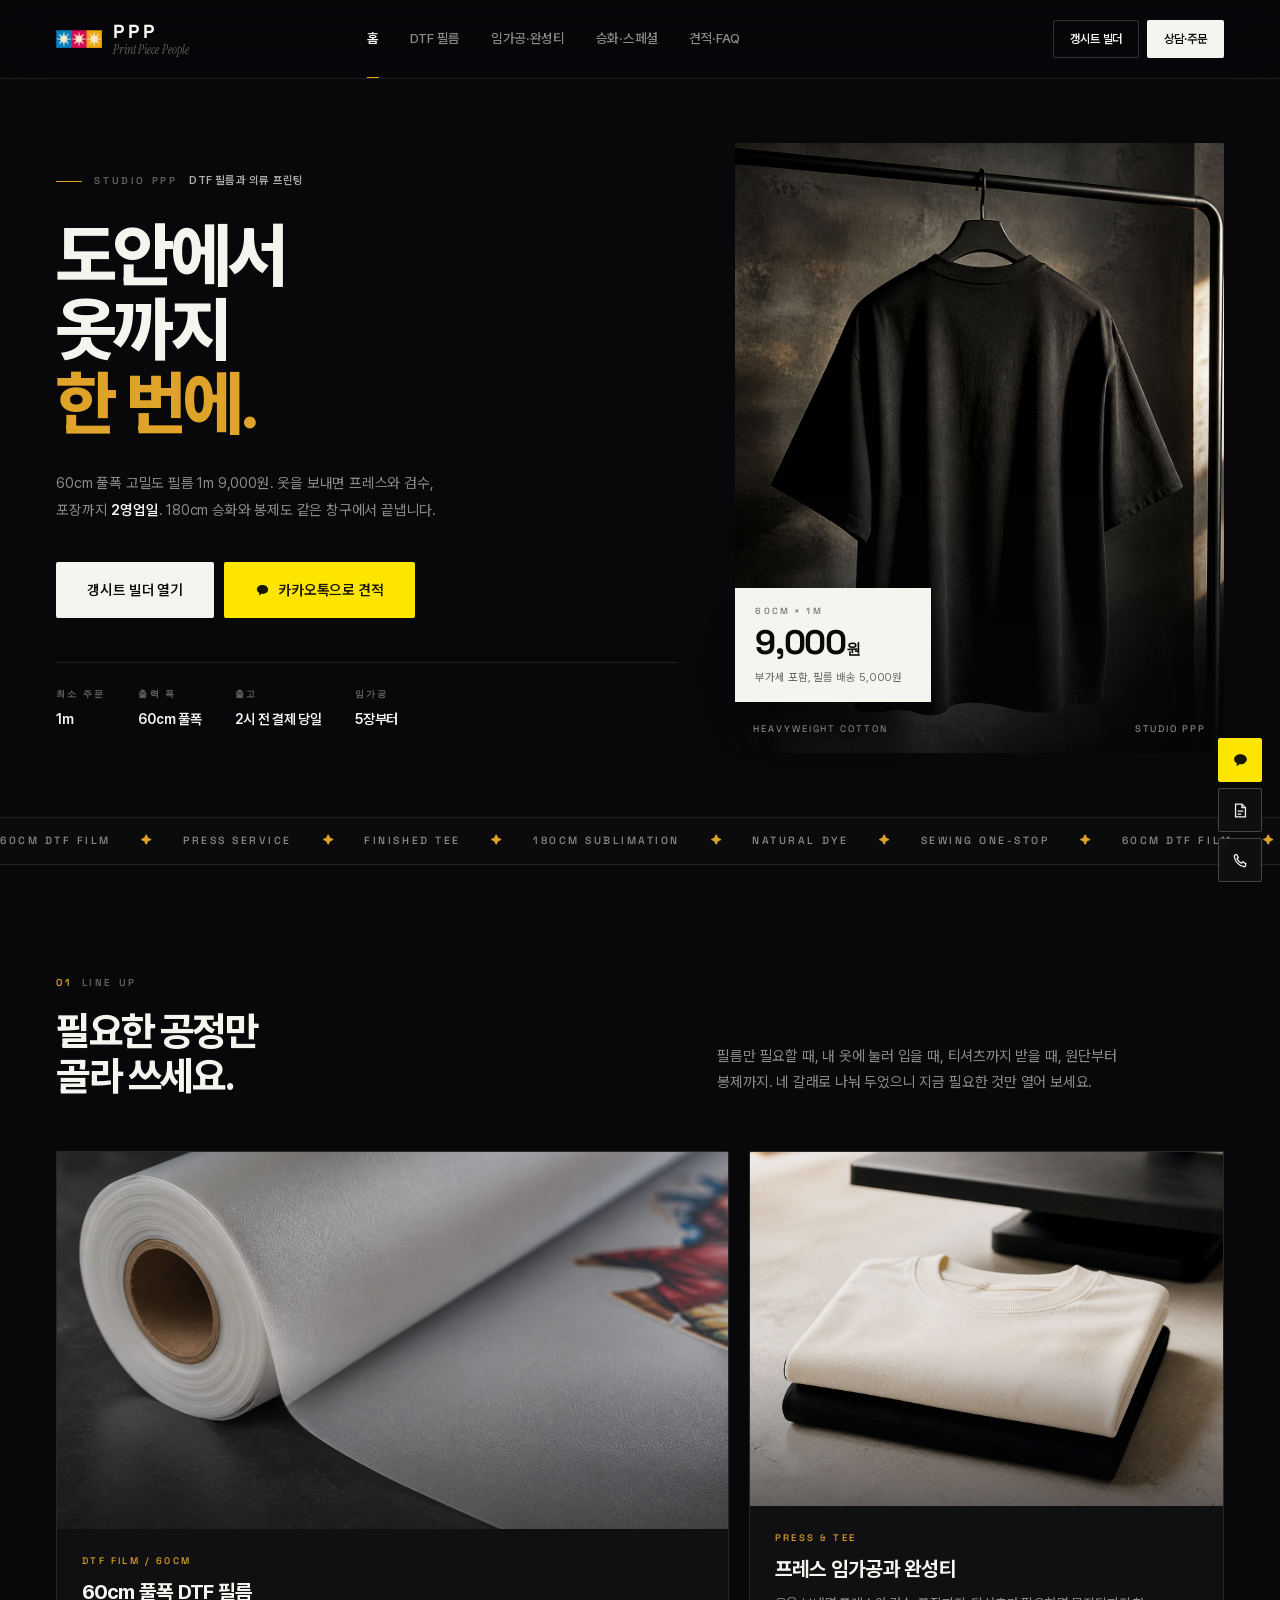
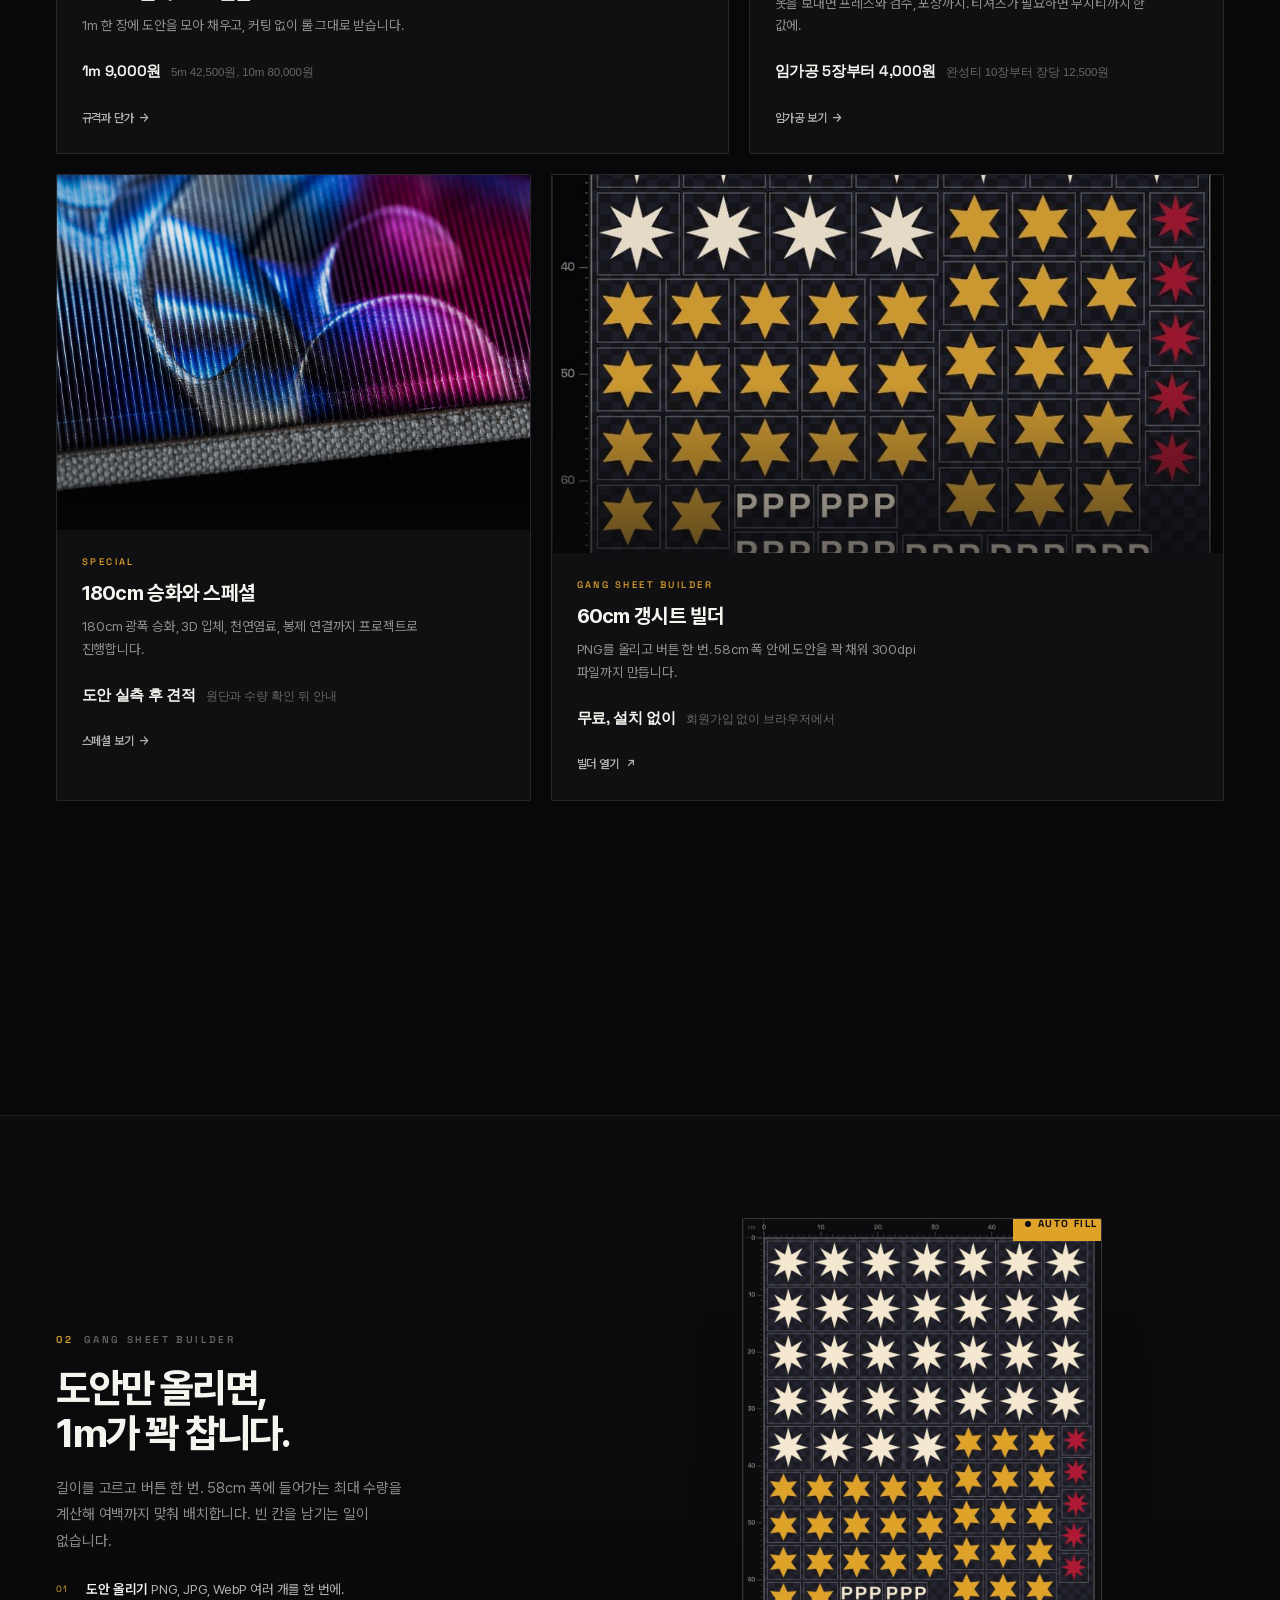
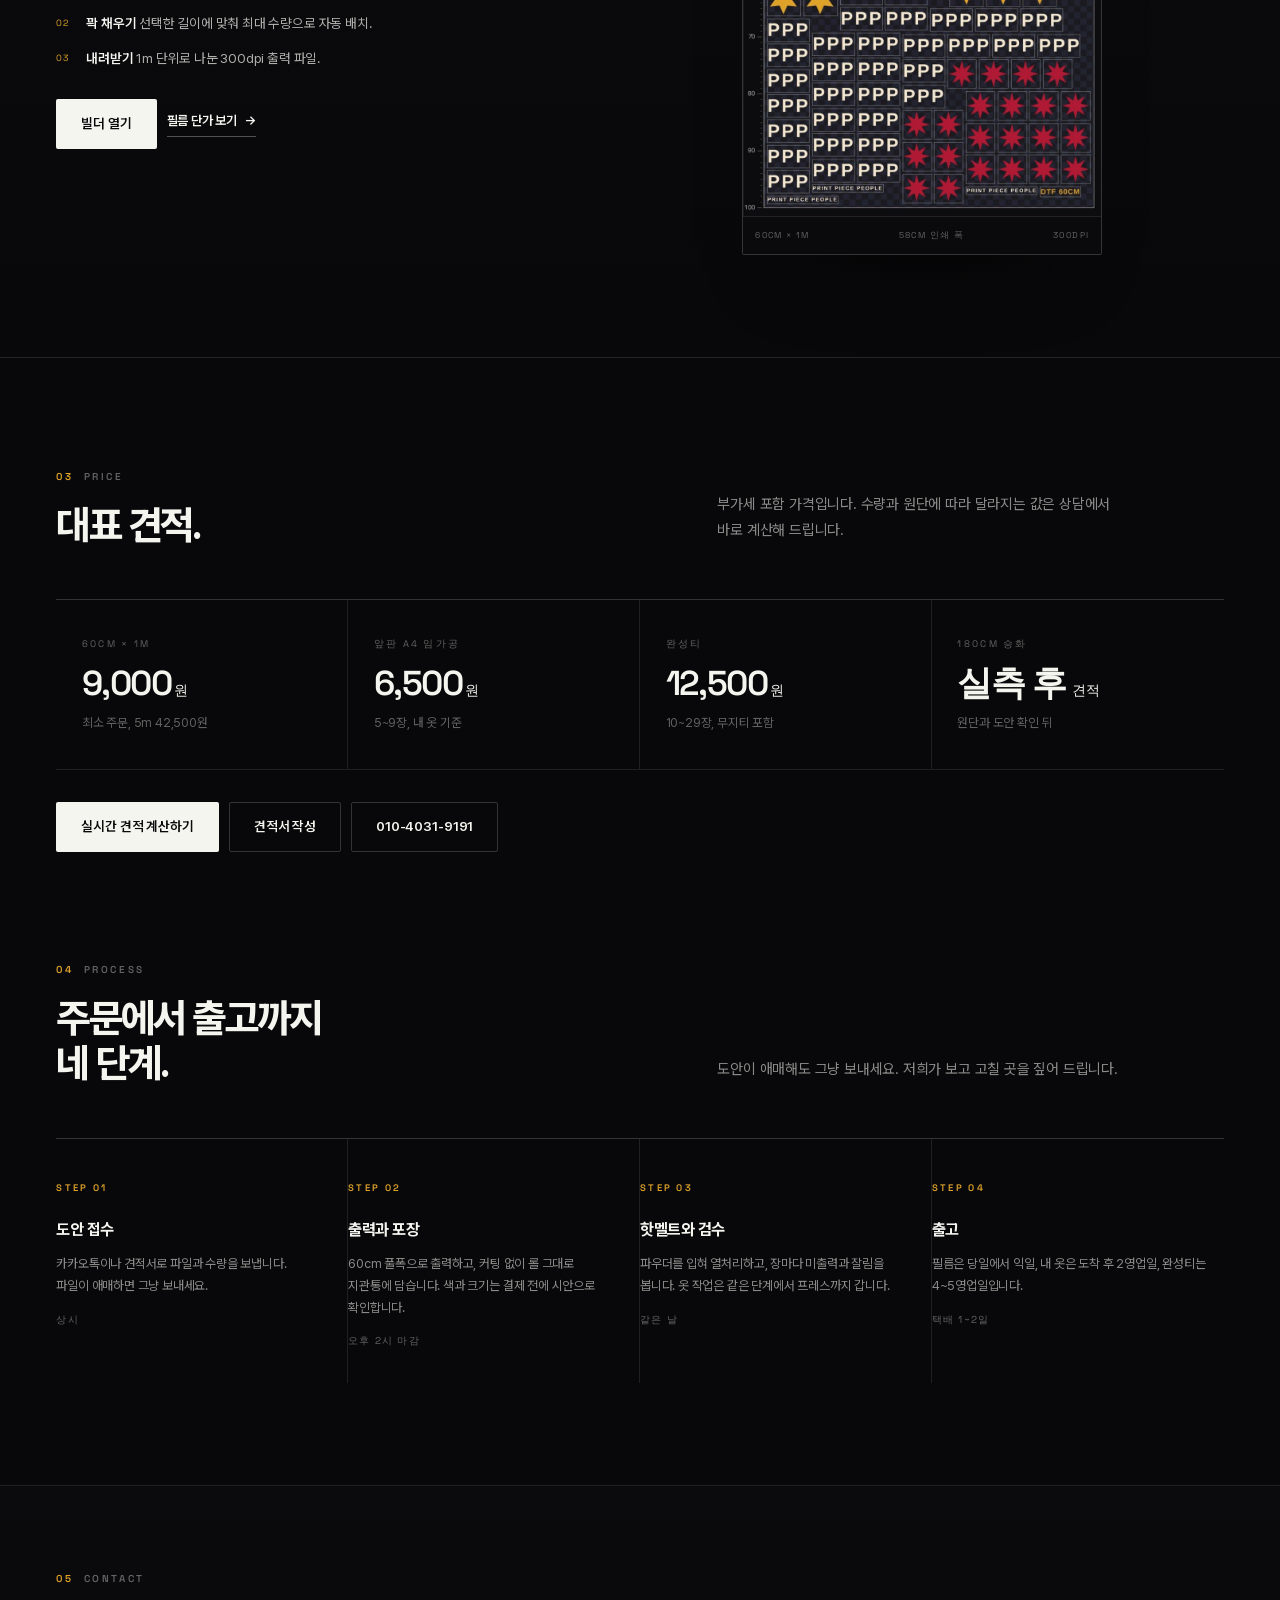
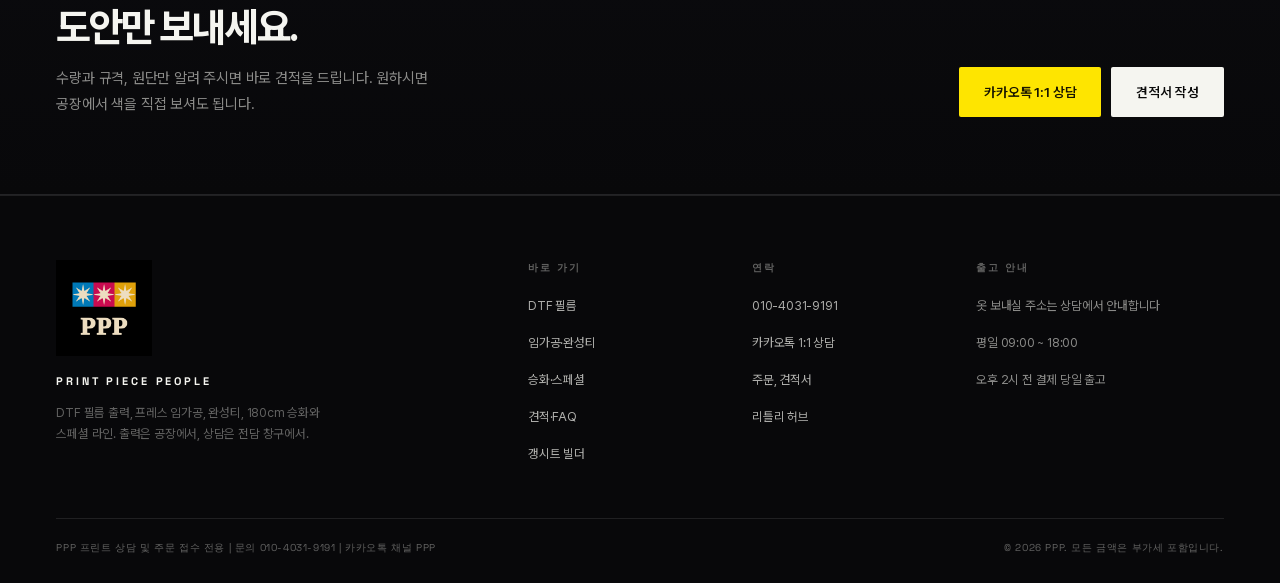
<file: index.html>
<!DOCTYPE html>
<html lang="ko">
<head>
<meta charset="utf-8">
<meta name="viewport" content="width=device-width, initial-scale=1, viewport-fit=cover">
<title>PPP | 60cm 풀폭 DTF 필름, 프레스 임가공, 완성티</title>
<meta name="description" content="PPP, DTF 필름과 의류 프린팅. 60cm 풀폭 고밀도 필름 1m 9,000원부터, 내 옷 프레스 임가공 5장부터, 무지티 포함 완성티 10장부터. 180cm 광폭 승화와 3D, 천연염료 스페셜은 도안 실측 후 견적. 커팅 없이 지관통 출고, 오후 2시 전 결제는 당일 출고.">
<meta name="keywords" content="DTF, DTF 필름, 60cm DTF, 갱시트, 프레스 임가공, 완성티, 승화전사, 180cm 승화, 천연염료 프린팅, 대구 DTF">
<meta name="theme-color" content="#08080A">
<meta name="color-scheme" content="dark">
<meta name="format-detection" content="telephone=no">
<link rel="canonical" href="https://djnewsong.github.io/ppp-print/">
<link rel="icon" href="assets/logo.png" type="image/png">
<link rel="apple-touch-icon" href="assets/logo.png">

<meta property="og:site_name" content="PPP">
<meta property="og:type" content="website">
<meta property="og:locale" content="ko_KR">
<meta property="og:url" content="https://djnewsong.github.io/ppp-print/">
<meta property="og:title" content="PPP | 60cm 풀폭 DTF 필름, 프레스 임가공, 완성티">
<meta property="og:description" content="60cm 풀폭 고밀도 필름 1m 9,000원부터. 내 옷 프레스 임가공 5장부터, 무지티 포함 완성티 10장부터. 커팅 없이 롤 그대로 지관통 출고.">
<meta property="og:image" content="https://djnewsong.github.io/ppp-print/assets/og-image.jpg">
<meta property="og:image:width" content="1200">
<meta property="og:image:height" content="630">
<meta property="og:image:alt" content="행거에 걸린 검정 헤비웨이트 티셔츠와 PPP 로고">
<meta name="twitter:card" content="summary_large_image">
<meta name="twitter:title" content="PPP | 60cm 풀폭 DTF 필름, 프레스 임가공, 완성티">
<meta name="twitter:description" content="60cm 풀폭 고밀도 필름 1m 9,000원부터. 내 옷 프레스 임가공 5장부터, 완성티 10장부터.">
<meta name="twitter:image" content="https://djnewsong.github.io/ppp-print/assets/og-image.jpg">

<link rel="preload" href="assets/scene-hero.jpg" as="image">
<link rel="stylesheet" href="assets/fonts.css">
<link rel="stylesheet" href="assets/order.css">
<link rel="stylesheet" href="assets/site.css">
<script>document.documentElement.classList.add('js');</script>
<script type="application/ld+json">
{
  "@context":"https://schema.org",
  "@type":"Organization",
  "name":"PPP",
  "alternateName":"Print Piece People",
  "description":"60cm 풀폭 DTF 필름 출력, 프레스 임가공, 완성티 제작, 180cm 승화전사와 스페셜 프린팅.",
  "url":"https://djnewsong.github.io/ppp-print/",
  "image":"https://djnewsong.github.io/ppp-print/assets/og-image.jpg",
  "telephone":"+82-10-4031-9191",
  "priceRange":"₩4,000~",
  "areaServed":"KR",
  "sameAs":["https://www.instagram.com/ppp.print","https://www.threads.net/@ppp.print","https://litt.ly/pppprint"]
}
</script>
</head>
<body>

<header class="hd" id="hd">
  <div class="shell hd-in">
    <a class="brand" href="#home" aria-label="PPP 홈">
      <img src="assets/logo-band.png" alt="" width="34" height="13" aria-hidden="true">
      <span class="brand-tx"><b>PPP</b><i>Print Piece People</i></span>
    </a>
    <nav class="nav" aria-label="카테고리">
      <a href="#home" data-nav="home" aria-current="page">홈</a>
      <a href="#film" data-nav="film">DTF 필름</a>
      <a href="#press" data-nav="press">임가공·완성티</a>
      <a href="#special" data-nav="special">승화·스페셜</a>
      <a href="#quote" data-nav="quote">견적·FAQ</a>
    </nav>
    <div class="hd-act">
      <a class="btn btn-line btn-sm" href="builder.html">갱시트 빌더</a>
      <a class="btn btn-cream btn-sm" href="https://pf.kakao.com/_HxhwvX/chat" target="_blank" rel="noopener">상담·주문</a>
      <button class="burger" id="burger" type="button" aria-label="메뉴 열기" aria-expanded="false" aria-controls="drawer"><span></span></button>
    </div>
  </div>
</header>

<div class="drawer" id="drawer">
  <nav aria-label="모바일 카테고리">
    <a href="#home"><span>홈</span><span class="n">01</span></a>
    <a href="#film"><span>DTF 필름</span><span class="n">02</span></a>
    <a href="#press"><span>임가공·완성티</span><span class="n">03</span></a>
    <a href="#special"><span>승화·스페셜</span><span class="n">04</span></a>
    <a href="#quote"><span>견적·FAQ</span><span class="n">05</span></a>
    <a href="builder.html"><span>갱시트 빌더</span><span class="n">↗</span></a>
  </nav>
  <div class="d-act">
    <a class="btn btn-kakao" href="https://pf.kakao.com/_HxhwvX/chat" target="_blank" rel="noopener">카카오톡으로 상담</a>
    <a class="btn btn-line" href="https://naver.me/FORU0hO2" target="_blank" rel="noopener">견적서 작성</a>
  </div>
</div>

<main id="top">

  <!-- ============================= HOME ============================= -->
  <section class="view is-on" id="v-home" data-view="home" aria-label="홈">

    <div class="hero">
      <div class="shell hero-in">
        <div class="hero-copy">
          <p class="eyebrow"><i></i><span class="en">Studio PPP</span><span class="ko">DTF 필름과 의류 프린팅</span></p>
          <h1 class="display">도안에서<br>옷까지<br><em>한 번에.</em></h1>
          <p class="hero-sub">60cm 풀폭 고밀도 필름 1m 9,000원. 옷을 보내면 프레스와 검수, 포장까지 <b>2영업일</b>. 180cm 승화와 봉제도 같은 창구에서 끝냅니다.</p>
          <div class="hero-act">
            <a class="btn btn-cream btn-lg" href="builder.html">갱시트 빌더 열기</a>
            <a class="btn btn-kakao btn-lg" href="https://pf.kakao.com/_HxhwvX/chat" target="_blank" rel="noopener">
              <svg viewBox="0 0 24 24" fill="currentColor" aria-hidden="true"><path d="M12 3C6.9 3 3 6.2 3 10.1c0 2.5 1.6 4.7 4.1 6l-.8 3c-.1.4.3.7.7.5l3.5-2.3c.5.1 1 .1 1.5.1 5.1 0 9-3.2 9-7.1S17.1 3 12 3Z"/></svg>
              카카오톡으로 견적
            </a>
          </div>
          <dl class="hero-meta">
            <div><dt>최소 주문</dt><dd>1m</dd></div>
            <div><dt>출력 폭</dt><dd>60cm 풀폭</dd></div>
            <div><dt>출고</dt><dd>2시 전 결제 당일</dd></div>
            <div><dt>임가공</dt><dd>5장부터</dd></div>
          </dl>
        </div>
        <div class="hero-art">
          <figure>
            <img src="assets/scene-hero.jpg" alt="행거에 걸린 검정 헤비웨이트 티셔츠 뒷면, 콘크리트 스튜디오" width="1122" height="1402" fetchpriority="high">
            <figcaption><span>Heavyweight cotton</span><span>Studio PPP</span></figcaption>
          </figure>
          <div class="hero-tag">
            <span class="k">60cm × 1m</span>
            <strong>9,000<small>원</small></strong>
            <span class="s">부가세 포함, 필름 배송 5,000원</span>
          </div>
        </div>
      </div>
    </div>

    <div class="marq" aria-hidden="true">
      <ul>
        <li>60cm DTF Film</li><li>Press Service</li><li>Finished Tee</li><li>180cm Sublimation</li><li>Natural Dye</li><li>Sewing One-stop</li>
        <li>60cm DTF Film</li><li>Press Service</li><li>Finished Tee</li><li>180cm Sublimation</li><li>Natural Dye</li><li>Sewing One-stop</li>
      </ul>
    </div>

    <div class="shell block">
      <div class="block-head rv">
        <div>
          <span class="block-no"><b>01</b> Line up</span>
          <h2 class="h2">필요한 공정만<br>골라 쓰세요.</h2>
        </div>
        <p class="lead">필름만 필요할 때, 내 옷에 눌러 입을 때, 티셔츠까지 받을 때, 원단부터 봉제까지. 네 갈래로 나눠 두었으니 지금 필요한 것만 열어 보세요.</p>
      </div>

      <div class="svc rv">
        <a href="#film">
          <span class="thumb"><img src="assets/scene-film.jpg" alt="매트한 DTF 전사 필름 롤이 펼쳐진 모습" width="1536" height="1024" loading="lazy"></span>
          <span class="body">
            <span class="k">DTF Film / 60cm</span>
            <h3>60cm 풀폭 DTF 필름</h3>
            <p>1m 한 장에 도안을 모아 채우고, 커팅 없이 롤 그대로 받습니다.</p>
            <span class="price">1m 9,000원<small>5m 42,500원, 10m 80,000원</small></span>
            <span class="go">규격과 단가 <span aria-hidden="true">→</span></span>
          </span>
        </a>
        <a href="#press">
          <span class="thumb"><img src="assets/scene-press.jpg" alt="정갈하게 접힌 아이보리와 검정 티셔츠, 뒤로 열프레스" width="1400" height="1120" loading="lazy"></span>
          <span class="body">
            <span class="k">Press &amp; Tee</span>
            <h3>프레스 임가공과 완성티</h3>
            <p>옷을 보내면 프레스와 검수, 포장까지. 티셔츠가 필요하면 무지티까지 한 값에.</p>
            <span class="price">임가공 5장부터 4,000원<small>완성티 10장부터 장당 12,500원</small></span>
            <span class="go">임가공 보기 <span aria-hidden="true">→</span></span>
          </span>
        </a>
        <a href="#special">
          <span class="thumb"><img src="assets/scene-special.jpg" alt="빛에 따라 색이 바뀌는 렌티큘러 프린트 원단의 매크로" width="1536" height="1024" loading="lazy"></span>
          <span class="body">
            <span class="k">Special</span>
            <h3>180cm 승화와 스페셜</h3>
            <p>180cm 광폭 승화, 3D 입체, 천연염료, 봉제 연결까지 프로젝트로 진행합니다.</p>
            <span class="price">도안 실측 후 견적<small>원단과 수량 확인 뒤 안내</small></span>
            <span class="go">스페셜 보기 <span aria-hidden="true">→</span></span>
          </span>
        </a>
        <a href="builder.html">
          <div class="thumb shot"><img src="assets/scene-builder.jpg" alt="갱시트 빌더에서 60cm 시트를 도안으로 채운 화면" width="900" height="1500" loading="lazy"></div>
          <span class="body">
            <span class="k">Gang Sheet Builder</span>
            <h3>60cm 갱시트 빌더</h3>
            <p>PNG를 올리고 버튼 한 번. 58cm 폭 안에 도안을 꽉 채워 300dpi 파일까지 만듭니다.</p>
            <span class="price">무료, 설치 없이<small>회원가입 없이 브라우저에서</small></span>
            <span class="go">빌더 열기 <span aria-hidden="true">↗</span></span>
          </span>
        </a>
      </div>

      <div class="facts rv" style="margin-top:clamp(20px,2.4vw,34px)">
        <div>
          <span class="n">60<small>cm</small></span>
          <h3>풀폭 2헤드 출력</h3>
          <p>55cm 출력소보다 같은 1m에 도안이 더 많이 들어갑니다.</p>
        </div>
        <div>
          <span class="n">2<small>PM</small></span>
          <h3>오후 2시 전 결제, 당일 출고</h3>
          <p>2시 전 결제면 그날 나갑니다. 늦어질 땐 먼저 알려 드립니다.</p>
        </div>
        <div>
          <span class="n">5<small>장부터</small></span>
          <h3>프레스 임가공</h3>
          <p>옷을 보내면 프레스, 검수, OPP 포장까지 2영업일입니다.</p>
        </div>
      </div>
    </div>

    <div class="build">
      <div class="shell build-in">
        <div class="rv">
          <span class="block-no"><b>02</b> Gang sheet builder</span>
          <h2 class="h2">도안만 올리면,<br>1m가 꽉 찹니다.</h2>
          <p class="lead">길이를 고르고 버튼 한 번. 58cm 폭에 들어가는 최대 수량을 계산해 여백까지 맞춰 배치합니다. 빈 칸을 남기는 일이 없습니다.</p>
          <ul>
            <li><i>01</i><span><b>도안 올리기</b> PNG, JPG, WebP 여러 개를 한 번에.</span></li>
            <li><i>02</i><span><b>꽉 채우기</b> 선택한 길이에 맞춰 최대 수량으로 자동 배치.</span></li>
            <li><i>03</i><span><b>내려받기</b> 1m 단위로 나눈 300dpi 출력 파일.</span></li>
          </ul>
          <div class="acts">
            <a class="btn btn-cream" href="builder.html">빌더 열기</a>
            <a class="tlink" href="#quote">필름 단가 보기 <span aria-hidden="true">→</span></a>
          </div>
        </div>
        <figure class="sheet-fig rv">
          <span class="auto-badge"><i></i>AUTO FILL</span>
          <img src="assets/scene-builder.jpg" alt="갱시트 빌더에서 도안을 꽉 채운 60cm × 1m 배치 화면" width="900" height="1500" loading="lazy">
          <figcaption><span>60cm × 1m</span><span>58cm 인쇄 폭</span><span>300dpi</span></figcaption>
        </figure>
      </div>
    </div>

    <div class="shell block">
      <div class="block-head rv">
        <div>
          <span class="block-no"><b>03</b> Price</span>
          <h2 class="h2">대표 견적.</h2>
        </div>
        <p class="lead">부가세 포함 가격입니다. 수량과 원단에 따라 달라지는 값은 상담에서 바로 계산해 드립니다.</p>
      </div>
      <div class="prices rv">
        <div><span class="k">60cm × 1m</span><strong>9,000<small>원</small></strong><p>최소 주문, 5m 42,500원</p></div>
        <div><span class="k">앞판 A4 임가공</span><strong>6,500<small>원</small></strong><p>5~9장, 내 옷 기준</p></div>
        <div><span class="k">완성티</span><strong>12,500<small>원</small></strong><p>10~29장, 무지티 포함</p></div>
        <div><span class="k">180cm 승화</span><strong>실측 후<small> 견적</small></strong><p>원단과 도안 확인 뒤</p></div>
      </div>
      <div class="acts rv" style="margin-top:clamp(22px,2.6vw,32px)">
        <a class="btn btn-cream" href="#quote">실시간 견적 계산하기</a>
        <a class="btn btn-line" href="https://naver.me/FORU0hO2" target="_blank" rel="noopener">견적서 작성</a>
        <a class="btn btn-line" href="tel:01040319191">010-4031-9191</a>
      </div>
    </div>

    <div class="shell block" style="padding-top:0">
      <div class="block-head rv">
        <div>
          <span class="block-no"><b>04</b> Process</span>
          <h2 class="h2">주문에서 출고까지<br>네 단계.</h2>
        </div>
        <p class="lead">도안이 애매해도 그냥 보내세요. 저희가 보고 고칠 곳을 짚어 드립니다.</p>
      </div>
      <div class="steps rv">
        <article>
          <span class="n">Step 01</span>
          <h3>도안 접수</h3>
          <p>카카오톡이나 견적서로 파일과 수량을 보냅니다. 파일이 애매하면 그냥 보내세요.</p>
          <time>상시</time>
        </article>
        <article>
          <span class="n">Step 02</span>
          <h3>출력과 포장</h3>
          <p>60cm 풀폭으로 출력하고, 커팅 없이 롤 그대로 지관통에 담습니다. 색과 크기는 결제 전에 시안으로 확인합니다.</p>
          <time>오후 2시 마감</time>
        </article>
        <article>
          <span class="n">Step 03</span>
          <h3>핫멜트와 검수</h3>
          <p>파우더를 입혀 열처리하고, 장마다 미출력과 잘림을 봅니다. 옷 작업은 같은 단계에서 프레스까지 갑니다.</p>
          <time>같은 날</time>
        </article>
        <article>
          <span class="n">Step 04</span>
          <h3>출고</h3>
          <p>필름은 당일에서 익일, 내 옷은 도착 후 2영업일, 완성티는 4~5영업일입니다.</p>
          <time>택배 1~2일</time>
        </article>
      </div>
    </div>

    <div class="cta">
      <div class="shell cta-in">
        <div class="rv">
          <span class="block-no"><b>05</b> Contact</span>
          <h2 class="h2">도안만 보내세요.</h2>
          <p class="lead">수량과 규격, 원단만 알려 주시면 바로 견적을 드립니다. 원하시면 공장에서 색을 직접 보셔도 됩니다.</p>
        </div>
        <div class="acts rv">
          <a class="btn btn-kakao" href="https://pf.kakao.com/_HxhwvX/chat" target="_blank" rel="noopener">카카오톡 1:1 상담</a>
          <a class="btn btn-cream" href="https://naver.me/FORU0hO2" target="_blank" rel="noopener">견적서 작성</a>
        </div>
      </div>
    </div>
  </section>

  <!-- ============================= FILM ============================= -->
  <section class="view" id="v-film" data-view="film" aria-label="DTF 필름">
    <div class="shell page-head">
      <div>
        <span class="eyebrow"><i></i><span class="en">DTF Film</span><span class="ko">60cm 풀폭</span></span>
        <h1 class="h1" style="margin-top:18px">필름은 1m부터,<br>커팅 없이 롤 그대로.</h1>
      </div>
      <div>
        <p class="lead">60cm 풀폭으로 찍어 1m 한 장에 도안을 여러 개 채웁니다. 인쇄면이 눌리지 않게 커팅 없이 지관통에 담아 보내고, 받은 날 바로 누를 수 있는 상태로 나갑니다.</p>
        <div class="acts">
          <a class="btn btn-cream btn-sm" href="#quote">단가 계산하기</a>
          <a class="btn btn-line btn-sm" href="builder.html">갱시트 빌더</a>
        </div>
      </div>
    </div>

    <figure class="band">
      <img src="assets/scene-film.jpg" alt="매트한 표면의 DTF 전사 필름 롤과 가장자리에 비치는 인쇄 도안" width="1536" height="1024">
      <figcaption class="band-cap"><span>Matte DTF film</span><span>60cm × 1m</span><span>Hot-melt finish</span></figcaption>
    </figure>

    <div class="shell">
      <div class="block">
        <div class="grid3 rv">
          <article class="card">
            <span class="n">01</span>
            <h3>원단을 보고<br>공법부터 정합니다</h3>
            <p>10년 넘게 DTP와 의류를 해온 상담과 작업 담당이 같이 봅니다. 원단을 말씀하시면 DTF, 종이전사, DTP 중 실패가 적은 쪽을 먼저 골라 드립니다.</p>
            <ul class="mini">
              <li><span>면 100%</span><b>DTF</b></li>
              <li><span>폴리, 코팅</span><b>종이전사</b></li>
              <li><span>원단 전면</span><b>DTP 직출력</b></li>
            </ul>
          </article>
          <article class="card">
            <span class="n">02</span>
            <h3>1m 한 롤부터<br>100장까지 끊기지 않게</h3>
            <p>1m 한 장에 도안을 여러 개 채워 색과 원단을 먼저 보고, 소량은 프레스까지, 30장부터는 완성티로, 그다음은 봉제 원스톱. 단계가 올라가도 창구는 하나입니다.</p>
            <ul class="mini">
              <li><span>1m</span><b>9,000원</b></li>
              <li><span>5장</span><b>프레스 임가공</b></li>
              <li><span>30장</span><b>장당 11,500원</b></li>
            </ul>
          </article>
          <article class="card">
            <span class="n">03</span>
            <h3>큰 도안은 잘라서,<br>작은 합판은 롤째</h3>
            <p>인쇄면 보호를 위해 커팅 없이 롤 그대로 지관통에 담습니다. 자르다 도안이 상할 일이 없고, 받은 뒤 필요한 만큼 잘라 쓰면 됩니다.</p>
            <ul class="mini">
              <li><span>포장</span><b>지관통 롤 출고</b></li>
              <li><span>합판</span><b>손대지 않은 롤</b></li>
              <li><span>동봉</span><b>원단별 온도 가이드</b></li>
            </ul>
          </article>
        </div>

        <div class="panel-dark rv">
          <div>
            <span class="kk">White ink standard</span>
            <h3>화이트 잉크를 아껴 싸게 팔지 않습니다.</h3>
            <p>저가 출력소처럼 화이트 잉크를 아끼고 속도만 올리지 않습니다. 화이트를 충분히 올려 색감이 죽지 않고, 세탁해도 버티는 고밀도로 찍습니다. 1m 9,000원은 싸게 부르는 값이 아니라, 잉크와 공정을 아끼지 않고도 맞출 수 있는 선입니다.</p>
          </div>
          <dl class="kv">
            <div><dt>헤드</dt><dd>60cm 풀폭 2헤드</dd></div>
            <div><dt>화이트</dt><dd>고밀도 2도 이상</dd></div>
            <div><dt>마감</dt><dd>핫멜트 파우더 열처리</dd></div>
            <div><dt>검수</dt><dd>장마다 미출력, 잘림 확인</dd></div>
          </dl>
        </div>
      </div>

      <div class="block" style="padding-top:0">
        <div class="block-head rv">
          <div>
            <span class="block-no"><b>Price</b></span>
            <h2 class="h2">1m, 5m, 10m.</h2>
          </div>
          <p class="lead">폭은 60cm 풀폭으로 고정입니다. 길이만 고르시면 되고, 1m 안에 도안을 몇 개 넣어도 값은 같습니다.</p>
        </div>
        <div class="tbl-block rv">
          <div>
            <div class="tbl-head"><h3>필름 출력</h3><span>부가세 포함, 배송비 5,000원 별도</span></div>
            <div class="tbl-wrap">
              <table>
                <colgroup><col style="width:40%"><col style="width:20%"><col style="width:20%"><col style="width:20%"></colgroup>
                <thead><tr><th scope="col">규격</th><th scope="col">단가</th><th scope="col">5m</th><th scope="col">10m</th></tr></thead>
                <tbody>
                  <tr>
                    <td>60cm × 1m<span class="tbl-tag">최소 주문</span><small>A4 여섯 장 배치, 55cm 출력소보다 같은 1m에 더 많이</small></td>
                    <td class="v">9,000원</td>
                    <td class="v">42,500원<span class="sub">1m당 8,500원</span></td>
                    <td class="v">80,000원<span class="sub">1m당 8,000원</span></td>
                  </tr>
                </tbody>
              </table>
            </div>
            <p class="tbl-note">1m보다 짧은 길이도 1m 값입니다. 1m 안에 도안을 여러 개 모아 보내면 필름값이 늘지 않고, 인쇄면 보호를 위해 커팅 없이 롤 그대로 지관통에 담아 출고합니다. 5m는 1m당 8,500원, 10m는 1m당 8,000원으로 묶을수록 내려갑니다.</p>
          </div>
        </div>
        <div class="callout rv">
          <b>출고 기준</b>
          <p>결제 시각이 기준입니다. 오후 2시 전에 결제가 끝나면 필름은 그날 나가고, 늦으면 다음 영업일입니다. 늦어질 것 같으면 먼저 알려 드립니다.</p>
        </div>
      </div>
    </div>
  </section>

  <!-- ============================= PRESS ============================= -->
  <section class="view" id="v-press" data-view="press" aria-label="프레스 임가공과 완성티">
    <div class="shell page-head">
      <div>
        <span class="eyebrow"><i></i><span class="en">Press &amp; Tee</span><span class="ko">5장부터</span></span>
        <h1 class="h1" style="margin-top:18px">옷만 보내면,<br>입을 수 있게 돌아옵니다.</h1>
      </div>
      <div>
        <p class="lead">5장부터 프레스 임가공, 10장부터 무지티 포함 완성티. 위치와 크기는 시안에서 잡고, 검수 사진을 먼저 보내 드립니다.</p>
        <div class="acts">
          <a class="btn btn-cream btn-sm" href="#quote">임가공 단가</a>
          <a class="btn btn-line btn-sm" href="https://naver.me/FORU0hO2" target="_blank" rel="noopener">견적서 작성</a>
        </div>
      </div>
    </div>

    <figure class="band">
      <img src="assets/scene-press.jpg" alt="아이보리와 검정 티셔츠를 정갈하게 접어 쌓아 둔 모습과 열프레스" width="1400" height="1120">
      <figcaption class="band-cap"><span>Press service</span><span>5 pieces up</span><span>2 business days</span></figcaption>
    </figure>

    <div class="shell">
      <div class="block">
        <div class="block-head rv">
          <div>
            <span class="block-no"><b>01</b> Garment press</span>
            <h2 class="h2">5장부터, 내 옷에<br>바로 눌러 드립니다.</h2>
          </div>
          <p class="lead">타 쇼핑몰에서 산 옷을 PPP 주소로 바로 보내셔도 됩니다. 받는 사람 항목만 맞춰 주세요. 필름, 프레스, 검수, OPP 포장이 모두 포함된 값입니다.</p>
        </div>

        <div class="grid2 rv">
          <div class="tee-box">
            <svg viewBox="0 0 440 200" role="img" aria-label="인쇄 위치 도해. 앞면은 왼가슴 10 곱하기 10센티미터와 앞판 A4 21 곱하기 28센티미터, 뒷면은 등판 A3 28 곱하기 42센티미터.">
              <defs>
                <path id="teeShape" d="M150 44 L108 60 L66 96 L96 152 L126 136 L126 356 L294 356 L294 136 L324 152 L354 96 L312 60 L270 44 C258 66 240 74 210 74 C180 74 162 66 150 44 Z"/>
              </defs>
              <g fill="#1C1C22" stroke="rgba(245,245,240,.5)" stroke-width="1.3" stroke-linejoin="round">
                <g transform="translate(18,10) scale(.46)"><use href="#teeShape"/></g>
                <g transform="translate(248,10) scale(.46)"><use href="#teeShape"/></g>
              </g>
              <g fill="none" stroke-width="1.5" stroke-dasharray="5 4">
                <rect x="132.5" y="50" width="15.4" height="15.4" stroke="#2E7DC0"/>
                <rect x="98.5" y="80" width="32" height="43" stroke="#D0233F"/>
                <rect x="323" y="64" width="43" height="65" stroke="#E0A32A"/>
              </g>
              <g font-family="Pretendard Variable, Pretendard, sans-serif" font-size="11" font-weight="600" fill="rgba(245,245,240,.45)" text-anchor="middle">
                <text x="114" y="194">앞면</text>
                <text x="345" y="194">뒷면</text>
              </g>
            </svg>
            <ul class="legend">
              <li><i style="background:#2E7DC0"></i><b>왼가슴</b>10 × 10cm</li>
              <li><i style="background:#D0233F"></i><b>앞판 A4</b>21 × 28cm</li>
              <li><i style="background:#E0A32A"></i><b>등판 A3</b>28 × 42cm</li>
            </ul>
            <div class="tee-cap"><span>도해는 위치와 크기 기준입니다</span><span>단위 cm</span></div>
          </div>
          <div>
            <ol class="numlist">
              <li><div><b>옷을 보냅니다</b><p>주문하면 보내실 주소를 문자로 안내합니다.</p><p style="margin-top:6px;font-size:12.5px;border-left:2px solid var(--gold);padding-left:10px;color:var(--ink)">받는 사람: <b>주문자 성함, 번호 끝 네 자리</b></p></div></li>
              <li><div><b>도착하면 프레스</b><p>도착 당일 확인하고 프레스합니다. 앞판, 등판, 왼가슴 위치는 시안에서 잡아 드립니다.</p></div></li>
              <li><div><b>검수 후 반송</b><p>찍힘, 쏠림, 눌린 자국을 보고 OPP에 개별 포장해 보냅니다. 사진으로 결과를 먼저 보내 드립니다.</p></div></li>
            </ol>
            <p class="small" style="margin-top:16px;border-left:2px solid var(--gold);padding-left:12px">옷이 도착한 날부터 2영업일 안에 발송합니다. 50장 이상은 4영업일이 걸리니, 행사 날짜가 있으면 먼저 말씀해 주세요. 왕복 배송비는 별도입니다.</p>
          </div>
        </div>

        <div class="tbl-block rv" style="margin-top:clamp(26px,3.4vw,40px)">
          <div>
            <div class="tbl-head"><h3>프레스 임가공 단가</h3><span>내 옷 기준, 필름과 프레스와 검수와 OPP 포장 포함</span></div>
            <div class="tbl-wrap">
              <table>
                <colgroup><col style="width:40%"><col style="width:20%"><col style="width:20%"><col style="width:20%"></colgroup>
                <thead><tr><th scope="col">인쇄 위치와 크기</th><th scope="col">5~9장</th><th scope="col">10~29장</th><th scope="col">30장 이상</th></tr></thead>
                <tbody>
                  <tr><td>왼가슴, 소매<small>10 × 10cm 이내</small></td><td class="v">4,000원</td><td class="v">3,500원</td><td class="v">3,000원</td></tr>
                  <tr><td>앞판 A4<small>21 × 28cm</small></td><td class="v">6,500원</td><td class="v">5,500원</td><td class="v">5,000원</td></tr>
                  <tr><td>등판 A3<small>28 × 42cm</small></td><td class="v">8,500원</td><td class="v">7,500원</td><td class="v">6,500원</td></tr>
                </tbody>
              </table>
            </div>
            <p class="tbl-note">앞뒤 두 곳 조합, 특대 도안, 50장 이상 대량은 도안 실측 후 견적입니다. 부가세 포함 가격입니다.</p>
          </div>
        </div>
      </div>

      <div class="block" style="padding-top:0">
        <div class="block-head rv">
          <div>
            <span class="block-no"><b>02</b> Finished tee</span>
            <h2 class="h2">무지티 사입까지<br>한 값에.</h2>
          </div>
          <p class="lead">티셔츠를 따로 사서 보내는 번거로움 없이, 인쇄된 티셔츠로 받습니다. 10장부터이고 색상과 사이즈는 주문 전에 확인합니다.</p>
        </div>
        <div class="prices trio rv">
          <div><span class="k">10 ~ 29장</span><strong>12,500<small>원</small></strong><p>장당, 무지티 포함</p></div>
          <div><span class="k">30 ~ 99장</span><strong>11,500<small>원</small></strong><p>장당, 무지티 포함</p></div>
          <div><span class="k">100장 이상</span><strong>10,500<small>원</small></strong><p>장당, 무지티 포함</p></div>
        </div>
        <div class="acts rv" style="margin-top:clamp(20px,2.4vw,30px)">
          <span class="small">납기 4~5영업일. 단체복은 사이즈 배분과 이름 인쇄까지 상담으로 잡습니다.</span>
          <a class="btn btn-cream btn-sm" href="https://pf.kakao.com/_HxhwvX/chat" target="_blank" rel="noopener">완성티 상담</a>
        </div>
      </div>

      <div class="block" style="padding-top:0">
        <div class="block-head rv">
          <div>
            <span class="block-no"><b>03</b> Setting</span>
            <h2 class="h2">원단마다 온도를<br>바꿔 누릅니다.</h2>
          </div>
          <p class="lead">같은 필름도 원단에 따라 처방이 다릅니다. 공장에서는 아래 기준으로 세팅하고, 필름을 직접 누르실 때도 같은 순서로 하시면 됩니다.</p>
        </div>
        <div class="grid2 rv">
          <ol class="numlist">
            <li><div><b>옷을 펴고 필름을 올립니다</b><p>봉제선과 단추를 피해 평평하게 놓고, 테이프로 네 귀를 고정합니다.</p></div></li>
            <li><div><b>155~165도, 15초, 중압</b><p>프레스 전체가 닿게 누릅니다. 얇은 원단은 150도부터 시작하세요.</p></div></li>
            <li><div><b>5초 식힌 뒤 천천히 벗깁니다</b><p>뜨거울 때 급하게 당기면 잉크가 필름에 남습니다. 모서리부터 낮은 각도로.</p></div></li>
            <li><div><b>한 번 더, 10초</b><p>필름을 벗긴 뒤 유산지를 덮고 다시 누릅니다. 세탁에서 뜨는 걸 막는 단계입니다.</p></div></li>
          </ol>
          <div>
            <div class="tbl-block">
              <div>
                <div class="tbl-head"><h3>원단별 설정</h3><span>시작값, 처음 쓰는 원단은 샘플로</span></div>
                <div class="tbl-wrap">
                  <table>
                    <colgroup><col style="width:36%"><col style="width:24%"><col style="width:22%"><col style="width:18%"></colgroup>
                    <thead><tr><th scope="col">원단</th><th scope="col">온도</th><th scope="col">시간</th><th scope="col">압력</th></tr></thead>
                    <tbody>
                      <tr><td>면 100%</td><td class="v">160도</td><td class="v">15초</td><td>중압</td></tr>
                      <tr><td>면, 폴리 혼방</td><td class="v">155도</td><td class="v">15초</td><td>중압</td></tr>
                      <tr><td>폴리에스터</td><td class="v">140~150도</td><td class="v">10~12초</td><td>중압</td></tr>
                      <tr><td>나일론, 기능성</td><td class="v">130도</td><td class="v">10초</td><td>약압</td></tr>
                      <tr><td>코팅, 발수 원단</td><td class="v">상담</td><td class="v">샘플 먼저</td><td>약압</td></tr>
                    </tbody>
                  </table>
                </div>
              </div>
            </div>
            <ul class="mini" style="margin-top:16px">
              <li><span>세탁</span><b>뒤집어서 찬물, 중성세제</b></li>
              <li><span>건조기, 표백제</span><b>사용하지 않기</b></li>
              <li><span>다리미</span><b>인쇄 위에 직접 대지 않기</b></li>
            </ul>
            <div class="callout">
              <b>내구성은 조건을 탑니다</b>
              <p>같은 필름도 원단, 온도, 압력에 따라 세탁 후 결과가 달라집니다. 온도가 높으면 광이 뜨고, 낮으면 세탁에서 뜹니다.</p>
            </div>
          </div>
        </div>
      </div>
    </div>
  </section>

  <!-- ============================= SPECIAL ============================= -->
  <section class="view" id="v-special" data-view="special" aria-label="180cm 승화와 스페셜">
    <div class="shell page-head">
      <div>
        <span class="eyebrow"><i></i><span class="en">Sublimation &amp; Special</span><span class="ko">180cm 광폭</span></span>
        <h1 class="h1" style="margin-top:18px">일반 출력으로는<br>안 되는 것들.</h1>
      </div>
      <div>
        <p class="lead">180cm 광폭 승화, 3D 입체와 렌티큘러, 천연염료 디지털 프린팅, 봉제 연결까지. 특수 장비를 다루는 협력 라인과 프로젝트 단위로 진행하고, 도안과 원단을 실측한 뒤 견적을 드립니다.</p>
        <div class="acts">
          <a class="btn btn-cream btn-sm" href="https://naver.me/FORU0hO2" target="_blank" rel="noopener">프로젝트 문의</a>
          <a class="btn btn-line btn-sm" href="https://pf.kakao.com/_HxhwvX/chat" target="_blank" rel="noopener">카카오톡 상담</a>
        </div>
      </div>
    </div>

    <figure class="band">
      <img src="assets/scene-special.jpg" alt="빛의 각도에 따라 색이 바뀌는 렌티큘러 프린트 원단의 매크로 사진" width="1536" height="1024">
      <figcaption class="band-cap"><span>Lenticular 3D</span><span>Natural dye</span><span>180cm wide</span></figcaption>
    </figure>

    <div class="shell">
      <div class="block">
        <div class="block-head rv">
          <div>
            <span class="block-no"><b>01</b> 180cm sublimation</span>
            <h2 class="h2">전판도, 원단 롤도<br>180cm로 한 번에.</h2>
          </div>
          <p class="lead">폴리에스터와 코팅 원단에 사진처럼 얹히는 승화전사입니다. 180cm 광폭 전사기로 유니폼, 원단 롤, 전판까지 되고, 원단별 온도 처방을 맞춰 진행합니다.</p>
        </div>
        <div class="grid3 rv">
          <article class="card">
            <span class="n">Spec</span>
            <h3>최대 180cm 광폭</h3>
            <p>폭이 넓어 전판 작업과 원단 롤 출력을 이어 붙이지 않고 한 번에 처리합니다.</p>
          </article>
          <article class="card">
            <span class="n">Use</span>
            <h3>유니폼, 모자, 가방</h3>
            <p>재단된 부자재에도 프레스 임가공으로 얹습니다. 손맛이 거의 없고 큰 전면 도안에 유리합니다.</p>
          </article>
          <article class="card">
            <span class="n">Limit</span>
            <h3>어두운 색에는 한계</h3>
            <p>흰 잉크가 없어 검정과 네이비 위에는 쓸 수 없습니다. 그때는 DTF로 안내합니다.</p>
          </article>
        </div>

        <div class="tbl-block rv" style="margin-top:clamp(24px,3.2vw,38px)">
          <div>
            <div class="tbl-head"><h3>종이 승화전사</h3><span>폴리, 코팅 원단 · 원단별 온도 처방 동봉</span></div>
            <div class="tbl-wrap">
              <table>
                <colgroup><col style="width:44%"><col style="width:28%"><col style="width:28%"></colgroup>
                <thead><tr><th scope="col">항목</th><th scope="col">단가</th><th scope="col">안내</th></tr></thead>
                <tbody>
                  <tr><td>최대 180cm 광폭<small>유니폼, 원단 롤, 전판</small></td><td class="v" style="font-size:14px">도안 실측 후 견적</td><td class="v" style="font-size:12px;font-weight:500">원단 확인 후 안내</td></tr>
                  <tr><td>커팅 티셔츠, 모자, 가방<small>승화 프레스 임가공 포함</small></td><td class="v" style="font-size:14px">도안 실측 후 견적</td><td class="v" style="font-size:12px;font-weight:500">원단 확인 후 안내</td></tr>
                </tbody>
              </table>
            </div>
            <p class="tbl-note">같은 A4라도 나일론, 기모, 방수, 신축 원단에 따라 온도와 압력, 누르는 시간이 달라집니다. 도안 면적과 원단을 확인한 뒤 정확한 값을 드리고, 상담에서 더 비싼 작업이면 먼저 말씀드립니다.</p>
          </div>
        </div>
      </div>

      <div class="block" style="padding-top:0">
        <div class="block-head rv">
          <div>
            <span class="block-no"><b>02</b> Proposal</span>
            <h2 class="h2">도안과 원단을 재고<br>견적을 드립니다.</h2>
          </div>
          <p class="lead">아래 두 라인은 일반 필름 단가로 계산하지 않습니다. 도안 실측, 원단 확인, 수량과 납기를 보고 프로젝트별로 견적을 드립니다.</p>
        </div>
        <div class="grid2 rv">
          <article class="sp-card">
            <div class="sp-top"><span class="sp-n">01</span><span class="sp-tag">Proposal only</span></div>
            <h3>3D 입체, 렌티큘러</h3>
            <p class="sp-en">Lenticular &amp; 3D</p>
            <p>보는 각도에 따라 그림이 바뀌거나 표면이 도드라져 보이는 인쇄입니다. 옷 위에 얹는 특수 공정이라 일반 필름 단가로 계산하지 않습니다.</p>
            <ul class="mini">
              <li><span>적용</span><b>의류 전면, 한 점 단위</b></li>
              <li><span>견적</span><b>도안 실측 후</b></li>
              <li><span>납기</span><b>프로젝트별 협의</b></li>
            </ul>
            <a class="arrow" href="https://pf.kakao.com/_HxhwvX/chat" target="_blank" rel="noopener">프로젝트 상담 →</a>
          </article>
          <article class="sp-card">
            <div class="sp-top"><span class="sp-n">02</span><span class="sp-tag">Proposal only</span></div>
            <h3>천연염료 디지털 프린팅</h3>
            <p class="sp-en">Natural dye DTP</p>
            <p>천연 염료로 원단에 직접 출력합니다. 색이 나오는 범위와 재현성이 합성 염료와 달라서, 원단과 색을 먼저 확인하고 시작합니다.</p>
            <ul class="mini">
              <li><span>적용</span><b>원단 단위 직출력</b></li>
              <li><span>확인</span><b>색 재현 범위 사전 확인</b></li>
              <li><span>규모</span><b>소량 브랜드, 특수 프로젝트</b></li>
            </ul>
            <a class="arrow" href="https://naver.me/FORU0hO2" target="_blank" rel="noopener">프로젝트 문의 →</a>
          </article>
        </div>
      </div>

      <div class="block" style="padding-top:0">
        <div class="block-head rv">
          <div>
            <span class="block-no"><b>03</b> Sewing</span>
            <h2 class="h2">프린트에서 끝내지 않고<br>봉제까지 넘깁니다.</h2>
          </div>
          <p class="lead">원단과 패턴을 받아 프린트와 봉제를 한 흐름으로 처리합니다. 로스와 납기 지연이 줄고, 수량과 디테일에 따라 견적이 달라집니다.</p>
        </div>
        <div class="grid3 rv">
          <article class="card">
            <span class="n">Paper transfer</span>
            <h3>종이전사</h3>
            <p>폴리에스터와 코팅 원단에 사진처럼 얹힙니다. 손맛이 거의 없고 큰 전면 도안에 유리합니다.</p>
            <a class="arrow" href="https://pf.kakao.com/_HxhwvX/chat" target="_blank" rel="noopener">원단 확인 →</a>
          </article>
          <article class="card">
            <span class="n">Direct to garment</span>
            <h3>DTP 원단 직출력</h3>
            <p>원단에 바로 출력합니다. 재단 전 원단 작업이나 반복 생산에 맞고, 원단 두께와 코팅에 따라 샘플로 먼저 확인합니다.</p>
            <a class="arrow" href="https://pf.kakao.com/_HxhwvX/chat" target="_blank" rel="noopener">샘플 문의 →</a>
          </article>
          <article class="card">
            <span class="n">Sewing</span>
            <h3>봉제 원스톱</h3>
            <p>원단과 패턴을 받아 프린트와 봉제를 한 번에 넘깁니다. 로스와 납기 지연이 줄어듭니다.</p>
            <a class="arrow" href="https://naver.me/FORU0hO2" target="_blank" rel="noopener">견적서 작성 →</a>
          </article>
        </div>
        <div class="callout rv">
          <b>표에 없는 건 재서 답합니다</b>
          <p>특수 원단(나일론, 기모, 방수, 신축), 앞뒤나 다중 위치, 특대 도안(A3 초과, 전판), 50장 이상 대량, 원단 봉제 연결 건은 도안 실측과 원단 확인 후 정확한 견적을 안내해 드립니다.</p>
        </div>
      </div>
    </div>
  </section>

  <!-- ============================= QUOTE ============================= -->
  <section class="view" id="v-quote" data-view="quote" aria-label="실시간 견적과 FAQ">
    <div class="shell page-head">
      <div>
        <span class="eyebrow"><i></i><span class="en">Live Quote</span><span class="ko">단가와 FAQ</span></span>
        <h1 class="h1" style="margin-top:18px">수량 넣으면<br>바로 나옵니다.</h1>
      </div>
      <div>
        <p class="lead">부가세 포함 가격입니다. 10장, 30장 구간을 넘으면 장당 값이 내려갑니다. 계산기 결과를 그대로 카카오톡에 붙여 문의하셔도 됩니다.</p>
        <div class="acts">
          <a class="btn btn-kakao btn-sm" href="https://pf.kakao.com/_HxhwvX/chat" target="_blank" rel="noopener">카카오톡 상담</a>
          <a class="btn btn-line btn-sm" href="https://naver.me/FORU0hO2" target="_blank" rel="noopener">견적서 작성</a>
        </div>
      </div>
    </div>

    <div class="shell" style="padding-bottom:clamp(40px,5vw,70px)">
      <div class="calc">
        <div class="calc-l">
          <div class="calc-tabs" role="tablist" aria-label="상품 종류">
            <button class="ctab" role="tab" aria-selected="true" aria-controls="p-film" id="t-film" data-tab="film">필름 출력</button>
            <button class="ctab" role="tab" aria-selected="false" aria-controls="p-press" id="t-press" data-tab="press">프레스 임가공</button>
            <button class="ctab" role="tab" aria-selected="false" aria-controls="p-tee" id="t-tee" data-tab="tee">완성티</button>
          </div>

          <div class="panel on" id="p-film" role="tabpanel" aria-labelledby="t-film">
            <div class="opt-grid" id="film-opts">
              <button class="opt" aria-pressed="true" data-key="m"><b>60cm × 1m</b><span>최소 주문, 1m부터</span><em>9,000원</em></button>
              <button class="opt" aria-pressed="false" data-key="none" style="opacity:.55;pointer-events:none"><b>출력 폭 60cm</b><span>55cm 출력소보다 같은 1m에 더 많이</span><em>풀폭</em></button>
            </div>
            <div class="qty">
              <label for="q-film">수량</label>
              <div class="stepper">
                <button type="button" data-step="-1" data-target="q-film" aria-label="수량 줄이기">−</button>
                <input id="q-film" type="number" value="1" min="1" max="500" inputmode="numeric">
                <button type="button" data-step="1" data-target="q-film" aria-label="수량 늘리기">+</button>
                <span class="unit" id="u-film">m</span>
              </div>
            </div>
            <p class="hint" id="hint-film"><span class="dot"></span><span>1m 한 롤에 도안을 여러 개 채워도 값은 같습니다. <b>5m 42,500원, 10m 80,000원</b>으로 1m당 값이 내려갑니다.</span></p>
          </div>

          <div class="panel" id="p-press" role="tabpanel" aria-labelledby="t-press">
            <div class="opt-grid" id="press-opts">
              <button class="opt" aria-pressed="true" data-key="a4"><b>앞판 A4</b><span>21 × 28cm</span><em>5~9장 6,500원</em></button>
              <button class="opt" aria-pressed="false" data-key="chest"><b>왼가슴, 소매</b><span>10 × 10cm</span><em>5~9장 4,000원</em></button>
              <button class="opt" aria-pressed="false" data-key="a3"><b>등판 A3</b><span>28 × 42cm</span><em>5~9장 8,500원</em></button>
              <button class="opt" aria-pressed="false" data-key="none" style="opacity:.55;pointer-events:none"><b>앞뒤 두 곳</b><span>두 곳 조합은 상담</span><em>별도 견적</em></button>
            </div>
            <div class="qty">
              <label for="q-press">수량</label>
              <div class="stepper">
                <button type="button" data-step="-1" data-target="q-press" aria-label="수량 줄이기">−</button>
                <input id="q-press" type="number" value="10" min="5" max="500" inputmode="numeric">
                <button type="button" data-step="1" data-target="q-press" aria-label="수량 늘리기">+</button>
                <span class="unit">장</span>
              </div>
            </div>
            <p class="hint"><span class="dot"></span><span>내 옷을 보내는 값입니다. <b>필름, 프레스, 검수, OPP 포장</b>이 모두 포함되어 있습니다.</span></p>
          </div>

          <div class="panel" id="p-tee" role="tabpanel" aria-labelledby="t-tee">
            <div class="opt-grid" id="tee-opts">
              <button class="opt" aria-pressed="true" data-key="tee"><b>무지티 포함 완성</b><span>면 100%, 화이트와 블랙</span><em>10장부터</em></button>
              <button class="opt" aria-pressed="false" data-key="tee2" style="opacity:.55;pointer-events:none"><b>컬러 티 포함</b><span>색상별 재고 확인</span><em>별도 견적</em></button>
            </div>
            <div class="qty">
              <label for="q-tee">수량</label>
              <div class="stepper">
                <button type="button" data-step="-1" data-target="q-tee" aria-label="수량 줄이기">−</button>
                <input id="q-tee" type="number" value="20" min="10" max="2000" inputmode="numeric">
                <button type="button" data-step="1" data-target="q-tee" aria-label="수량 늘리기">+</button>
                <span class="unit">장</span>
              </div>
            </div>
            <p class="hint"><span class="dot"></span><span>완성티는 <b>10장부터</b>입니다. 납기는 입금 후 4~5영업일입니다.</span></p>
          </div>
        </div>

        <aside class="receipt" aria-live="polite">
          <div class="receipt-top">
            <h3>예상 견적</h3>
            <span class="live"><i></i>Live</span>
          </div>
          <div class="rc-line"><span id="rc-item">필름 60cm × 1m</span><b id="rc-unit">9,000원 × 1m</b></div>
          <div class="rc-line small"><span id="rc-ship-label">배송비</span><b id="rc-ship">5,000원</b></div>
          <div class="rc-total">
            <p>합계</p>
            <strong id="rc-total">14,000원</strong>
          </div>
          <p class="rc-note" id="rc-note">부가세 포함. 필름은 1m부터이고, 1m 안에 도안을 여러 개 넣어도 값은 같습니다. 배송비 5,000원 별도.</p>
          <div class="rc-act">
            <button class="btn btn-cream rc-order-cta" id="rc-order" type="button" data-ppp-order="receipt">이 견적으로 주문서 작성</button>
            <a class="btn btn-kakao" id="rc-kakao" href="https://pf.kakao.com/_HxhwvX/chat" target="_blank" rel="noopener">이 견적으로 카카오톡 문의</a>
            <a class="btn btn-line" href="https://naver.me/FORU0hO2" target="_blank" rel="noopener">견적서에 담기</a>
            <button class="rc-copy" id="rc-copy" type="button">
              <svg width="13" height="13" viewBox="0 0 24 24" fill="none" stroke="currentColor" stroke-width="1.8" aria-hidden="true"><rect x="9" y="9" width="12" height="12" rx="2"/><path d="M5 15V5a2 2 0 0 1 2-2h8"/></svg>
              견적 문구 복사
            </button>
          </div>
        </aside>
      </div>
    </div>

    <div class="shell">
      <div class="block" style="padding-top:0">
        <div class="block-head rv">
          <div>
            <span class="block-no"><b>Price</b> table</span>
            <h2 class="h2">단가표 전체.</h2>
          </div>
          <p class="lead">부가세 포함 가격입니다. 표에 없는 원단과 수량은 상담에서 재서 답해 드립니다.</p>
        </div>
        <div class="tbl-block rv">
          <div>
            <div class="tbl-head"><h3>필름 출력</h3><span>폭 60cm 풀폭, 최소 1m, 커팅 없이 지관통 출고</span></div>
            <div class="tbl-wrap">
              <table>
                <colgroup><col style="width:40%"><col style="width:20%"><col style="width:20%"><col style="width:20%"></colgroup>
                <thead><tr><th scope="col">규격</th><th scope="col">단가</th><th scope="col">5m</th><th scope="col">10m</th></tr></thead>
                <tbody>
                  <tr><td>60cm × 1m<span class="tbl-tag">최소 주문</span><small>A4 여섯 장 배치</small></td><td class="v">9,000원</td><td class="v">42,500원<span class="sub">1m당 8,500원</span></td><td class="v">80,000원<span class="sub">1m당 8,000원</span></td></tr>
                </tbody>
              </table>
            </div>
            <p class="tbl-note">필름 배송비 5,000원 별도. 1m 안에 도안을 여러 개 모아 보내면 필름값이 늘지 않습니다.</p>
          </div>
          <div>
            <div class="tbl-head"><h3>프레스 임가공</h3><span>내 옷 기준, 필름과 프레스와 검수와 OPP 포장 포함</span></div>
            <div class="tbl-wrap">
              <table>
                <colgroup><col style="width:40%"><col style="width:20%"><col style="width:20%"><col style="width:20%"></colgroup>
                <thead><tr><th scope="col">인쇄 위치와 크기</th><th scope="col">5~9장</th><th scope="col">10~29장</th><th scope="col">30장 이상</th></tr></thead>
                <tbody>
                  <tr><td>왼가슴, 소매<small>10 × 10cm 이내</small></td><td class="v">4,000원</td><td class="v">3,500원</td><td class="v">3,000원</td></tr>
                  <tr><td>앞판 A4<small>21 × 28cm</small></td><td class="v">6,500원</td><td class="v">5,500원</td><td class="v">5,000원</td></tr>
                  <tr><td>등판 A3<small>28 × 42cm</small></td><td class="v">8,500원</td><td class="v">7,500원</td><td class="v">6,500원</td></tr>
                </tbody>
              </table>
            </div>
            <p class="tbl-note">옷이 도착한 날부터 2영업일, 50장 이상은 4영업일입니다. 왕복 배송비는 별도입니다.</p>
          </div>
          <div>
            <div class="tbl-head"><h3>완성티</h3><span>무지티 포함, 인쇄와 검수와 포장 포함</span></div>
            <div class="tbl-wrap">
              <table>
                <colgroup><col style="width:40%"><col style="width:30%"><col style="width:30%"></colgroup>
                <thead><tr><th scope="col">수량</th><th scope="col">장당</th><th scope="col">납기</th></tr></thead>
                <tbody>
                  <tr><td>10 ~ 29장</td><td class="v">12,500원</td><td rowspan="3" style="vertical-align:middle">입금 후<br>4 ~ 5영업일</td></tr>
                  <tr><td>30 ~ 99장</td><td class="v">11,500원</td></tr>
                  <tr><td>100장 이상</td><td class="v">10,500원</td></tr>
                </tbody>
              </table>
            </div>
            <p class="tbl-note">10장 미만은 프레스 임가공으로 안내합니다. 색상과 사이즈는 주문 전에 재고를 확인합니다.</p>
          </div>
          <div>
            <div class="tbl-head"><h3>종이 승화전사</h3><span>폴리, 코팅 원단 · 최대 180cm 광폭</span></div>
            <div class="tbl-wrap">
              <table>
                <colgroup><col style="width:44%"><col style="width:28%"><col style="width:28%"></colgroup>
                <thead><tr><th scope="col">항목</th><th scope="col">단가</th><th scope="col">안내</th></tr></thead>
                <tbody>
                  <tr><td>최대 180cm 광폭<small>유니폼, 원단 롤, 전판</small></td><td class="v" style="font-size:13.5px">도안 실측 후 견적</td><td class="v" style="font-size:12px;font-weight:500">원단 확인 후</td></tr>
                  <tr><td>커팅 티셔츠, 모자, 가방<small>승화 프레스 임가공 포함</small></td><td class="v" style="font-size:13.5px">도안 실측 후 견적</td><td class="v" style="font-size:12px;font-weight:500">원단 확인 후</td></tr>
                </tbody>
              </table>
            </div>
            <p class="tbl-note">원단과 도안 면적을 확인한 뒤 정확한 값을 드립니다.</p>
          </div>
        </div>
      </div>

      <div class="block" style="padding-top:0">
        <div class="block-head rv">
          <div>
            <span class="block-no"><b>File</b> guide</span>
            <h2 class="h2">이 여섯 가지만<br>지키면 됩니다.</h2>
          </div>
          <p class="lead">여기서 어긋나면 다시 찍어야 합니다. 파일이 확실하지 않으면 그냥 보내세요. 저희가 보고 고칠 곳을 알려 드립니다.</p>
        </div>
        <div class="files rv">
          <article><span class="box" aria-hidden="true"></span><div><b>실제 크기로</b><p>인쇄될 크기 그대로 만들어 주세요. A4면 A4 크기입니다.</p></div></article>
          <article><span class="box" aria-hidden="true"></span><div><b>300dpi 이상</b><p>화면용으로 줄인 파일은 크게 쓰면 뭉갭니다. 원본을 보내 주세요.</p></div></article>
          <article><span class="box" aria-hidden="true"></span><div><b>배경 투명 PNG</b><p>흰 배경이 남아 있으면 흰 사각형이 같이 찍힙니다.</p></div></article>
          <article><span class="box" aria-hidden="true"></span><div><b>가는 선은 2mm 이상</b><p>1mm 선은 눌렀을 때 끊어집니다. 얇은 글씨는 굵게.</p></div></article>
          <article><span class="box" aria-hidden="true"></span><div><b>CMYK 권장</b><p>RGB도 받습니다. 다만 화면과 인쇄 색은 조금 다를 수 있습니다.</p></div></article>
          <article><span class="box" aria-hidden="true"></span><div><b>글자는 윤곽선으로</b><p>폰트가 없으면 다른 글꼴로 바뀝니다. 아웃라인 처리해 주세요.</p></div></article>
        </div>
        <p class="tbl-note rv" style="border:0;padding-left:0">도안이 여러 개면 한 장에 모아 보내세요. 필름값이 늘지 않고, 커팅 없이 롤 그대로 보내 드립니다.</p>
      </div>

      <div class="block" style="padding-top:0">
        <div class="block-head rv">
          <div>
            <span class="block-no"><b>FAQ</b></span>
            <h2 class="h2">묻기 전에<br>많이 하는 것들.</h2>
          </div>
          <p class="lead">여기에 없는 건 카카오톡으로 물어보세요. 영업일 안에 답합니다.</p>
        </div>
        <div class="faq rv">
          <details open>
            <summary><span class="q">Q1</span><span>한 장만 해도 되나요?</span><span class="pm" aria-hidden="true"></span></summary>
            <div class="a">필름은 <b>60cm × 1m 9,000원</b>부터입니다. 60cm 롤 장비라 A4나 A3 낱장으로는 팔지 않고, 1m 한 장에 원하는 도안을 여러 개 채워 쓰시면 됩니다. 도안을 몇 개 넣어도 1m 값은 그대로이고 배송비 5,000원은 별도입니다.</div>
          </details>
          <details>
            <summary><span class="q">Q2</span><span>오늘 받을 수 있나요?</span><span class="pm" aria-hidden="true"></span></summary>
            <div class="a">필름은 <b>오후 2시 전에 결제가 끝나면 당일 출고</b>입니다. 그 뒤에는 다음 영업일 출고이고, 택배는 보통 1~2일 걸립니다. 공장에서 직접 받으시려면 상담에서 말씀해 주세요.</div>
          </details>
          <details>
            <summary><span class="q">Q3</span><span>커팅도 해 주나요?</span><span class="pm" aria-hidden="true"></span></summary>
            <div class="a">커팅은 하지 않습니다. 인쇄면이 눌리거나 긁히지 않도록 <b>롤 그대로 지관통에 안전하게 포장해</b> 보냅니다. 도안이 여러 개면 1m 한 장에 모아 보내 주세요. 받은 뒤 필요한 만큼 잘라 쓰시면 되고, 이 지관통 포장은 필름값에 포함되어 있습니다.</div>
          </details>
          <details>
            <summary><span class="q">Q4</span><span>옷을 보내면 얼마인가요?</span><span class="pm" aria-hidden="true"></span></summary>
            <div class="a">앞판 A4 기준 5~9장 6,500원, 10~29장 5,500원, 30장 이상 5,000원입니다. <b>필름과 프레스, 검수, OPP 포장이 모두 포함</b>된 값이고 왕복 배송비만 별도입니다. 옷이 도착한 날부터 2영업일 걸리고, 50장 이상은 별도 견적입니다.</div>
          </details>
          <details>
            <summary><span class="q">Q5</span><span>샘플도 1m로 받아야 하나요?</span><span class="pm" aria-hidden="true"></span></summary>
            <div class="a">네. 샘플을 따로 팔지 않고, 1m 한 롤에 확인하고 싶은 도안을 여러 개 채워 보내 드립니다. 9,000원 하나로 색과 원단을 한 번에 볼 수 있고, A4 몇 장이 필요한 분도 1m에 도안을 모아 쓰면 됩니다.</div>
          </details>
          <details>
            <summary><span class="q">Q6</span><span>세탁하면 뜨지 않나요?</span><span class="pm" aria-hidden="true"></span></summary>
            <div class="a">핫멜트까지 마친 필름을 보내고, 누를 때 <b>155~165도에서 15초, 벗긴 뒤 한 번 더</b>를 지키면 세탁에서 쉽게 뜨지 않습니다. 원단과 프레스 조건에 따라 달라지니 처음 쓰는 원단은 샘플로 먼저 확인해 주세요.</div>
          </details>
          <details>
            <summary><span class="q">Q7</span><span>어두운 색 티셔츠도 되나요?</span><span class="pm" aria-hidden="true"></span></summary>
            <div class="a">됩니다. DTF는 흰 잉크를 깔고 그 위에 색을 올려서 검정, 네이비, 빨강 위에도 색이 살아납니다. 흰 잉크를 줄이고 속도만 올리면 어두운 원단에서 색이 죽고 세탁에서 갈라집니다. PPP는 화이트 잉크를 충분히 올려 고밀도로 찍습니다. 종이전사는 흰 잉크가 없어 어두운 색에 쓸 수 없습니다.</div>
          </details>
          <details>
            <summary><span class="q">Q8</span><span>60cm 폭에 A4 도안이 몇 장 들어가나요?</span><span class="pm" aria-hidden="true"></span></summary>
            <div class="a">인쇄 폭 58cm 기준으로 A4(21 × 28cm)는 2열 3행, <b>여섯 장 남짓</b> 들어갑니다. 도안 사이 여백 5mm로 배치한 값입니다. 크기가 제각각이면 갱시트 빌더에서 직접 올려 보시면 몇 장 들어가는지 바로 나오고, 1m 안에 몇 개를 넣어도 9,000원은 같습니다.</div>
          </details>
          <details>
            <summary><span class="q">Q9</span><span>교환과 환불은 어떻게 되나요?</span><span class="pm" aria-hidden="true"></span></summary>
            <div class="a">도안을 받아 찍는 주문제작이라 단순 변심 교환은 어렵습니다. 대신 <b>저희 쪽 출력 불량이나 잘못된 수량은 다시 찍어 보내 드립니다.</b> 받으신 뒤 문제가 보이면 사진과 함께 바로 알려 주세요.</div>
          </details>
          <details>
            <summary><span class="q">Q10</span><span>세금계산서나 현금영수증도 되나요?</span><span class="pm" aria-hidden="true"></span></summary>
            <div class="a">됩니다. 주문서에서 <b>현금영수증이나 세금계산서</b>를 고르고 번호와 메일만 적어 주시면 됩니다. 발행은 입금 확인 후에 처리하고, 카카오톡으로 요청하셔도 같이 챙깁니다.</div>
          </details>
          <details>
            <summary><span class="q">Q11</span><span>특수 원단이나 특대 도안도 되나요?</span><span class="pm" aria-hidden="true"></span></summary>
            <div class="a">됩니다. 다만 나일론, 기모, 방수, 신축 원단과 A3를 넘는 특대 도안, 앞뒤 두 곳, 50장 이상 대량, 원단 봉제 연결 건은 <b>도안 실측과 원단 확인 후 정확한 견적을 안내해 드립니다.</b> 도안 원본과 원단 이름, 수량을 보내 주시면 재서 답을 드립니다.</div>
          </details>
        </div>
      </div>
    </div>

    <div class="cta">
      <div class="shell cta-in">
        <div class="rv">
          <h2 class="h2">도안만 보내세요.<br>나머지는 공장에서.</h2>
          <p class="lead">수량과 규격, 원단만 알려 주시면 바로 견적을 드립니다. 원하시면 공장에서 색을 직접 보셔도 됩니다.</p>
        </div>
        <div class="acts rv">
          <a class="btn btn-kakao" href="https://pf.kakao.com/_HxhwvX/chat" target="_blank" rel="noopener">카카오톡 1:1 상담</a>
          <a class="btn btn-cream" href="https://naver.me/FORU0hO2" target="_blank" rel="noopener">견적서 작성</a>
          <a class="btn btn-line" href="tel:01040319191">010-4031-9191</a>
        </div>
      </div>
    </div>
  </section>

</main>

<footer class="ft">
  <div class="shell">
    <div class="ft-in">
      <div class="ft-brand">
        <img src="assets/logo.png" alt="PPP 로고" width="96" height="96" loading="lazy">
        <b>PRINT PIECE PEOPLE</b>
        <p>DTF 필름 출력, 프레스 임가공, 완성티, 180cm 승화와 스페셜 라인. 출력은 공장에서, 상담은 전담 창구에서.</p>
      </div>
      <div>
        <h4>바로 가기</h4>
        <ul>
          <li><a href="#film">DTF 필름</a></li>
          <li><a href="#press">임가공·완성티</a></li>
          <li><a href="#special">승화·스페셜</a></li>
          <li><a href="#quote">견적·FAQ</a></li>
          <li><a href="builder.html">갱시트 빌더</a></li>
        </ul>
      </div>
      <div>
        <h4>연락</h4>
        <ul>
          <li><a href="tel:01040319191">010-4031-9191</a></li>
          <li><a href="https://pf.kakao.com/_HxhwvX/chat" target="_blank" rel="noopener">카카오톡 1:1 상담</a></li>
          <li><a href="https://naver.me/FORU0hO2" target="_blank" rel="noopener">주문, 견적서</a></li>
          <li><a href="https://litt.ly/pppprint" target="_blank" rel="noopener">리틀리 허브</a></li>
        </ul>
      </div>
      <div>
        <h4>출고 안내</h4>
        <ul>
          <li><span style="font-size:12.5px;color:var(--ink-55)">옷 보내실 주소는 상담에서 안내합니다</span></li>
          <li><span style="font-size:12.5px;color:var(--ink-55)">평일 09:00 ~ 18:00</span></li>
          <li><span style="font-size:12.5px;color:var(--ink-55)">오후 2시 전 결제 당일 출고</span></li>
        </ul>
      </div>
    </div>
    <div class="ft-btm">
      <span>PPP 프린트 상담 및 주문 접수 전용 | 문의 010-4031-9191 | 카카오톡 채널 PPP</span>
      <span>© 2026 PPP. 모든 금액은 부가세 포함입니다.</span>
    </div>
  </div>
</footer>

<div class="toast" id="toast" role="status" aria-live="polite"></div>

<script src="assets/order.js" defer></script>
<script src="assets/site.js" defer></script>
</body>
</html>
</file>
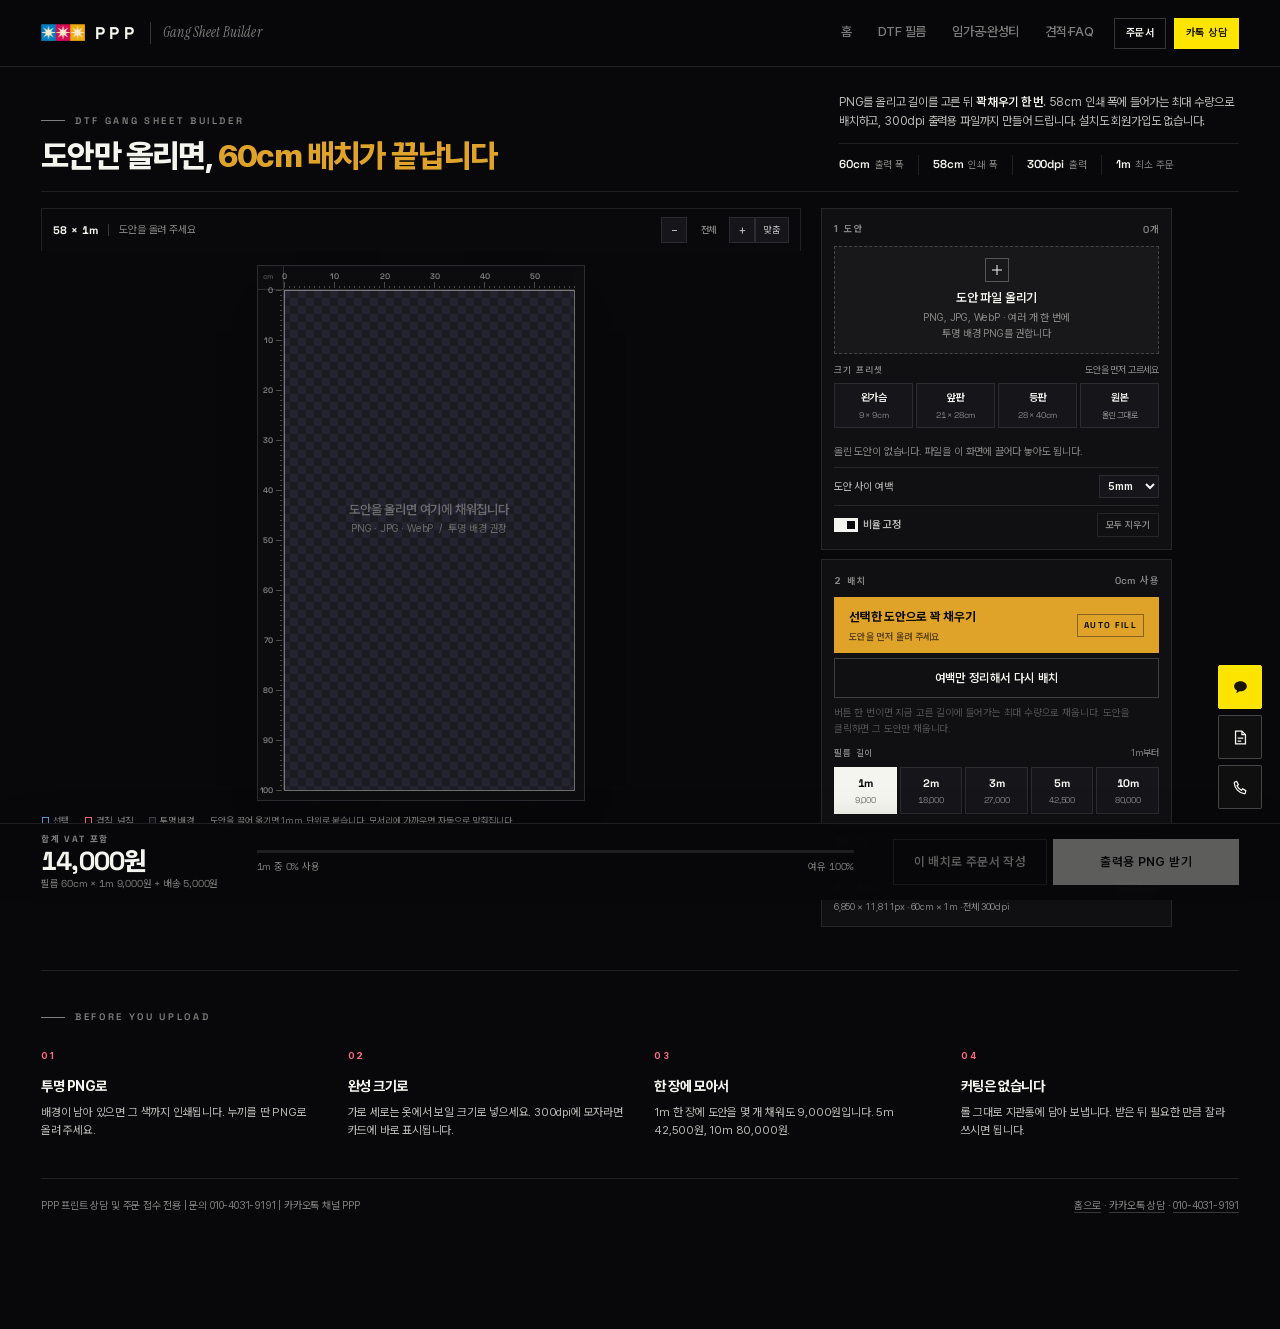
<file: builder.html>
<!DOCTYPE html>
<html lang="ko">
<head>
<meta charset="utf-8">
<meta name="viewport" content="width=device-width, initial-scale=1, viewport-fit=cover">
<title>PPP 갱시트 빌더 | 도안 올리고 60cm × 1m DTF 갱시트 바로 만들기</title>
<meta name="description" content="도안 PNG를 올리면 60cm 풀폭 1m 안에 자동으로 채워 배치하고, 300dpi 출력용 파일까지 바로 만들어 줍니다. 설치도 회원가입도 없이 브라우저에서 끝납니다.">
<meta name="theme-color" content="#F5F3EE">
<meta property="og:title" content="PPP 갱시트 빌더 | 도안만 올리면 60cm 필름 배치가 끝납니다">
<meta property="og:description" content="60cm × 1m 갱시트를 브라우저에서 직접 배치하고 300dpi 출력 파일로 내려받으세요.">
<meta property="og:type" content="website">
<link rel="stylesheet" href="assets/fonts.css">
<link rel="stylesheet" href="assets/order.css">
<style>
/* PPP 갱시트 빌더. 다크 레이아웃 규격은 MIT 라이선스 Tailcast(matt765/Tailcast)를 참고했습니다. assets/CREDITS.md 참고. */
@font-face{
  font-family:'Pretendard Variable';
  src:url('assets/PretendardVariable.woff2') format('woff2-variations');
  font-weight:45 920;font-style:normal;font-display:swap;
}
:root{
  --ink:#F5F5F0;
  --paper:#08080A;
  --card:#101013;
  --ink-70:rgba(245,245,240,.74);
  --ink-50:rgba(245,245,240,.50);
  --ink-30:rgba(245,245,240,.28);
  --line:rgba(245,245,240,.10);
  --line-strong:rgba(245,245,240,.20);
  --blue:#5C9CDD;
  --red:#FF6B85;
  --yellow:#E0A32A;
  --ok:#4ECB8D;
  --pad:clamp(16px,3.2vw,44px);
}
*{box-sizing:border-box}
html{-webkit-text-size-adjust:100%}
body{
  margin:0;background:var(--paper);color:var(--ink);
  font-family:"Pretendard Variable",Pretendard,"Noto Sans KR","Apple SD Gothic Neo",-apple-system,BlinkMacSystemFont,system-ui,sans-serif;
  font-weight:400;font-size:15.5px;line-height:1.7;letter-spacing:-.012em;
  word-break:keep-all;overflow-wrap:break-word;-webkit-font-smoothing:antialiased;
  padding-bottom:96px;
}
img{max-width:100%;display:block}
a{color:inherit;text-decoration:none}
button{font:inherit;color:inherit;background:none;border:0;cursor:pointer;padding:0}
h1,h2,h3,h4,p,dl,dd,figure{margin:0}
::selection{background:var(--yellow);color:var(--ink)}
.wrap{width:100%;max-width:1560px;margin:0 auto;padding-inline:var(--pad)}
.mono{font-variant-numeric:tabular-nums;font-feature-settings:"tnum" 1}

/* ---------- header ---------- */
.hd{position:sticky;top:0;z-index:50;background:rgba(8,8,10,.94);-webkit-backdrop-filter:blur(22px) saturate(160%);backdrop-filter:blur(22px) saturate(160%);border-bottom:1px solid var(--line)}
.hd-in{display:flex;align-items:center;gap:clamp(14px,2.2vw,34px);height:66px}
.brand{display:flex;align-items:center;gap:10px;flex:0 0 auto}
.brand img{width:44px;height:17px;object-fit:contain}
.brand b{font-family:'Space Grotesk','Pretendard Variable',Pretendard,sans-serif;font-size:17px;font-weight:700;letter-spacing:.20em}
.brand .tag{font-family:'Instrument Serif',Georgia,serif;font-style:italic;font-size:12px;letter-spacing:.01em;text-transform:none;color:var(--ink-30);padding-left:12px;margin-left:2px;border-left:1px solid var(--line-strong)}
.hd-nav{margin-left:auto;display:flex;align-items:center;gap:2px}
.hd-nav a.nv{font-size:13px;font-weight:500;letter-spacing:-.02em;color:var(--ink-50);padding:8px 12px;transition:color .15s;border-bottom:1px solid transparent}
.hd-nav a.nv:hover{color:var(--ink)}
.hd-nav a.nv[aria-current]{color:var(--ink);border-bottom-color:var(--yellow)}
.hd-nav .btn{margin-left:6px}
.btn{display:inline-flex;align-items:center;justify-content:center;gap:7px;height:40px;padding:0 17px;font-size:12px;font-weight:600;letter-spacing:.03em;border:1px solid transparent;background:none;transition:background .18s,border-color .18s,color .18s,transform .12s;white-space:nowrap}
.btn:active{transform:translateY(1px)}
.btn-dark{background:var(--ink);color:var(--paper)}
.btn-dark:hover{background:#FFFFFF}
.btn-line{border-color:var(--line-strong)}
.btn-line:hover{border-color:var(--ink)}
.btn-kakao{background:#FEE500;color:#191600}
.btn-kakao:hover{filter:brightness(.96)}
.btn-sm{height:31px;padding:0 11px;font-size:10.5px;letter-spacing:.04em}
.btn[disabled]{opacity:.36;cursor:not-allowed}
.btn[disabled]:hover{background:var(--ink)}

/* ---------- head ---------- */
.bld{padding-block:clamp(14px,2.2vw,26px) 0}
.bld-head{display:grid;grid-template-columns:minmax(0,1fr) minmax(0,400px);gap:clamp(14px,2vw,40px);align-items:end;padding-bottom:clamp(10px,1.4vw,16px);border-bottom:1px solid var(--line)}
.bh-r{font-size:12px;line-height:1.6;color:var(--ink-70)}
.bh-r b{font-weight:600;color:var(--ink)}
.eyebrow{display:flex;align-items:center;gap:10px;font-size:9.5px;font-weight:600;letter-spacing:.26em;text-transform:uppercase;color:var(--ink-50)}
.eyebrow::before{content:"";width:24px;height:1px;background:var(--ink-50)}
h1{font-size:clamp(23px,2.5vw,34px);line-height:1.16;letter-spacing:-.05em;font-weight:800;margin-top:9px}
h1 em{font-style:normal;color:var(--yellow)}

/* meta strip */
.facts{display:flex;flex-wrap:wrap;gap:0;border-bottom:1px solid var(--line)}
.facts div{padding:7px 20px 7px 0;margin-right:20px;border-right:1px solid var(--line);display:flex;align-items:baseline;gap:7px}
.facts div:last-child{border-right:0;margin-right:0;padding-right:0}
.facts dt{font-size:9px;font-weight:600;letter-spacing:.18em;text-transform:uppercase;color:var(--ink-50)}
.facts dd{font-size:11.5px;font-weight:600;letter-spacing:-.01em}

/* ---------- grid ---------- */
.bld-grid{display:grid;grid-template-columns:minmax(0,1fr) 352px;gap:clamp(12px,1.6vw,22px);padding-top:clamp(10px,1.4vw,16px);align-items:start}

/* ---------- rail ---------- */
.rail{position:sticky;top:70px;max-height:calc(100vh - 156px);overflow-y:auto;overscroll-behavior:contain;display:grid;gap:9px;padding-right:1px;scrollbar-width:thin}
.rail::-webkit-scrollbar{width:4px}
.rail::-webkit-scrollbar-thumb{background:var(--line-strong)}
.card{background:var(--card);border:1px solid var(--line);padding:12px}
.card-h{display:flex;align-items:center;justify-content:space-between;gap:8px;margin-bottom:8px}
.card-h h2{font-size:9.5px;font-weight:700;letter-spacing:.22em;text-transform:uppercase;color:var(--ink-50)}
.card-h .n{font-size:10px;font-weight:600;color:var(--ink-50);letter-spacing:.04em;font-variant-numeric:tabular-nums}

/* dropzone */
.drop{display:block;border:1px dashed var(--line-strong);background:rgba(245,245,240,.03);padding:11px 12px;text-align:center;cursor:pointer;transition:border-color .18s,background .18s}
.drop:hover,.drop.over{border-color:var(--ink);background:#15151A}
.drop .ico{width:24px;height:24px;margin:0 auto 5px;position:relative;border:1px solid var(--ink-30)}
.drop .ico::before,.drop .ico::after{content:"";position:absolute;background:var(--ink)}
.drop .ico::before{left:50%;top:6px;bottom:6px;width:1px;transform:translateX(-50%)}
.drop .ico::after{top:50%;left:6px;right:6px;height:1px;transform:translateY(-50%)}
.drop b{display:block;font-size:12.5px;font-weight:600;letter-spacing:-.015em}
.drop span{display:block;font-size:10.5px;color:var(--ink-50);margin-top:2px;line-height:1.5}

/* presets */
.presets{margin-top:8px}
.presets .pl{display:flex;align-items:center;justify-content:space-between;margin-bottom:5px}
.presets .pl span{font-size:9px;font-weight:600;letter-spacing:.14em;text-transform:uppercase;color:var(--ink-50)}
.presets .pl em{font-style:normal;font-size:9.5px;color:var(--ink-50)}
.pgrid{display:grid;grid-template-columns:repeat(4,1fr);gap:3px}
.pbtn{border:1px solid var(--line);background:#15151A;padding:5px 3px;text-align:center;transition:border-color .15s,background .15s,color .15s}
.pbtn:hover{border-color:var(--ink)}
.pbtn b{display:block;font-size:10.5px;font-weight:600;letter-spacing:-.03em}
.pbtn em{display:block;font-style:normal;font-size:8.5px;color:var(--ink-50);font-variant-numeric:tabular-nums;margin-top:1px;letter-spacing:-.02em}
.pbtn[aria-pressed="true"]{border-color:var(--ink);background:var(--ink);color:var(--paper)}
.pbtn[aria-pressed="true"] em{color:rgba(10,10,10,.55)}

/* item list */
.items{display:grid;gap:5px;margin-top:8px}
.it{border:1px solid var(--line);background:#15151A;padding:6px;display:grid;grid-template-columns:42px minmax(0,1fr);gap:7px;cursor:pointer;transition:border-color .15s,box-shadow .15s}
.it:hover{border-color:var(--line-strong)}
.it.on{border-color:var(--ink);box-shadow:inset 0 0 0 1px var(--ink)}
.it-thumb{width:42px;height:42px;border:1px solid var(--line);display:grid;place-items:center;overflow:hidden;background-color:#15151A;background-image:
  linear-gradient(45deg,#1C1C22 25%,transparent 25%,transparent 75%,#1C1C22 75%),
  linear-gradient(45deg,#1C1C22 25%,#15151A 25%,#15151A 75%,#1C1C22 75%);
  background-size:10px 10px;background-position:0 0,5px 5px}
.it-thumb img{max-width:100%;max-height:100%;object-fit:contain}
.it-body{min-width:0}
.it-name{display:flex;align-items:center;gap:5px;min-width:0}
.it-name b{font-size:11.5px;font-weight:600;white-space:nowrap;overflow:hidden;text-overflow:ellipsis;min-width:0;letter-spacing:-.015em}
.dpi{flex:0 0 auto;font-size:8.5px;font-weight:700;letter-spacing:.02em;padding:1px 3px;font-variant-numeric:tabular-nums}
.dpi.g{background:rgba(78,203,141,.14);color:#4ECB8D}
.dpi.y{background:rgba(224,163,42,.18);color:#F0B23A}
.dpi.r{background:rgba(255,107,133,.16);color:#FF93A6}
.it-row{display:flex;align-items:center;gap:3px;margin-top:4px;flex-wrap:wrap;row-gap:4px}
.nf{width:38px;height:20px;border:0;border-bottom:1px dashed var(--line-strong);background:transparent;text-align:center;font:inherit;font-size:11px;font-weight:600;font-variant-numeric:tabular-nums;color:var(--ink);padding:0;-moz-appearance:textfield;transition:border-color .15s,background .15s}
.nf:focus{outline:0;border-bottom:1px solid var(--ink);background:#15151A}
.nf::-webkit-outer-spin-button,.nf::-webkit-inner-spin-button{-webkit-appearance:none;margin:0}
.it-row .u{font-size:8.5px;color:var(--ink-50);margin:0 1px}
.it-row .x{font-size:9px;color:var(--ink-30);margin:0 2px}
.ib{width:22px;height:22px;display:grid;place-items:center;color:var(--ink-50);font-size:12px;line-height:1;transition:color .15s}
.ib:hover{color:var(--ink)}
.qs{display:inline-flex;align-items:center;margin-left:auto;border:1px solid var(--line);background:#15151A}
.qs button{width:19px;height:20px;display:grid;place-items:center;color:var(--ink-50);font-size:12px;line-height:1}
.qs button:hover{color:var(--ink);background:var(--paper)}
.qs .nf{width:34px;border:0;height:20px;border-radius:0;text-align:center}
.it-del{color:var(--ink-30);font-size:13px;line-height:1;margin-left:4px;transition:color .15s}
.it-del:hover{color:var(--red)}
.empty-none{font-size:10.5px;color:var(--ink-50);line-height:1.55;margin-top:8px}

/* settings row */
.srow{display:flex;align-items:center;justify-content:space-between;gap:8px;margin-top:7px;padding-top:7px;border-top:1px solid var(--line);font-size:10.5px;color:var(--ink-70)}
.srow select{font:inherit;font-size:10.5px;font-weight:600;border:1px solid var(--line);background:#15151A;padding:3px 4px;color:var(--ink)}
.sw{display:inline-flex;align-items:center;gap:5px;font-size:10.5px;font-weight:600;color:var(--ink-70);cursor:pointer;user-select:none}
.sw input{appearance:none;width:24px;height:14px;border:1px solid var(--line-strong);background:#15151A;position:relative;cursor:pointer;transition:background .18s,border-color .18s;margin:0}
.sw input::after{content:"";position:absolute;left:2px;top:2px;width:8px;height:8px;background:var(--ink-30);transition:transform .18s,background .18s}
.sw input:checked{border-color:var(--ink);background:var(--ink)}
.sw input:checked::after{background:var(--paper);transform:translateX(10px)}

/* nest */
.act{display:grid;gap:5px}
.act .btn{width:100%;height:40px;font-size:12px}
.btn-nest{background:var(--ink);color:var(--paper);justify-content:space-between;padding:0 14px}
.btn-nest:hover{background:#FFFFFF}
.btn-nest span{font-size:9.5px;font-weight:600;letter-spacing:.14em;color:rgba(10,10,10,.5)}
.alert{border-left:2px solid var(--red);background:rgba(255,107,133,.07);padding:7px 9px;font-size:10.5px;line-height:1.5;color:var(--ink-70);margin-top:7px;display:none}
.alert.on{display:block}
.alert b{color:var(--red);font-weight:700}

/* auto fill */
.bld-facts{display:flex;flex-wrap:wrap;gap:0;margin-top:12px;border-top:1px solid var(--line);padding-top:11px}
.bld-facts span{display:inline-flex;align-items:baseline;gap:5px;font-size:10px;color:var(--ink-50);padding-right:14px;margin-right:14px;border-right:1px solid var(--line)}
.bld-facts span:last-child{border-right:0;padding-right:0;margin-right:0}
.bld-facts b{font-family:'Space Grotesk','Pretendard Variable',Pretendard,sans-serif;font-size:11.5px;font-weight:600;color:var(--ink);letter-spacing:-.01em}
.act .btn-fill{height:56px;background:var(--yellow);color:#0A0A0A;border:1px solid var(--yellow);justify-content:space-between;padding:0 14px;text-align:left;gap:8px}
.act .btn-fill:hover{background:#F0B23A;border-color:#F0B23A;color:#0A0A0A}
.bf-l{display:grid;gap:2px;min-width:0}
.bf-l b{font-size:12.5px;font-weight:700;letter-spacing:-.02em}
.bf-l em{font-style:normal;font-size:9.5px;color:rgba(10,10,10,.62);white-space:nowrap;overflow:hidden;text-overflow:ellipsis;max-width:168px}
.bf-k{font-family:'Space Grotesk',sans-serif;font-size:8.5px;font-weight:700;letter-spacing:.16em;border:1px solid rgba(10,10,10,.42);padding:3px 6px;flex:0 0 auto}
.act .btn-nest{height:34px;font-size:10.5px;color:var(--ink-50);border-color:var(--line)}
.act .btn-nest:hover{color:var(--ink);border-color:var(--line-strong)}
.fill-hint{font-size:10px;line-height:1.55;color:var(--ink-30);margin-top:7px}

/* length */
.lens-h{display:flex;align-items:baseline;justify-content:space-between;margin:9px 0 5px}
.lens-h span{font-size:9px;font-weight:600;letter-spacing:.14em;text-transform:uppercase;color:var(--ink-50)}
.lens-h em{font-style:normal;font-size:9.5px;color:var(--ink-50)}
.lens{display:grid;grid-template-columns:repeat(5,1fr);gap:3px}
.len{border:1px solid var(--line);background:#15151A;padding:6px 1px 5px;text-align:center;transition:border-color .15s,background .15s,color .15s;position:relative}
.len:hover{border-color:var(--ink)}
.len b{display:block;font-size:11px;font-weight:700;letter-spacing:-.02em}
.len em{display:block;font-style:normal;font-size:8.5px;color:var(--ink-50);margin-top:1px;font-variant-numeric:tabular-nums;letter-spacing:-.02em}
.len[aria-pressed="true"]{border-color:var(--ink);background:var(--ink);color:var(--paper)}
.len[aria-pressed="true"] em{color:rgba(10,10,10,.55)}
.len .dot{position:absolute;top:3px;right:3px;width:4px;height:4px;background:var(--blue);display:none}
.len.rec .dot{display:block}
.len[aria-pressed="true"] .dot{background:#9CD0FF}

/* gauge */
.gauge{margin-top:10px}
.gauge .bar{height:4px;background:rgba(245,245,240,.10);position:relative;overflow:hidden}
.gauge .bar i{position:absolute;left:0;top:0;bottom:0;background:var(--ink);transition:width .35s cubic-bezier(.2,.7,.2,1),background .3s}
.gauge .bar i.warn{background:var(--red)}
.gauge .lb{display:flex;justify-content:space-between;align-items:baseline;margin-top:5px;font-size:10px;color:var(--ink-50);font-variant-numeric:tabular-nums}
.gauge .lb b{font-size:11.5px;font-weight:700;color:var(--ink);letter-spacing:-.01em}

/* 출력 해상도 / 타일 내보내기 */
.exp{margin-top:12px;padding-top:11px;border-top:1px solid var(--line)}
.exp-h{display:flex;align-items:baseline;justify-content:space-between;gap:8px}
.exp-h span{font-size:9px;font-weight:600;letter-spacing:.14em;text-transform:uppercase;color:var(--ink-50)}
.exp-h b{font-family:"Space Grotesk",Pretendard,sans-serif;font-size:12px;font-weight:700;font-variant-numeric:tabular-nums;letter-spacing:.01em}
.exp-h b.warn{color:var(--red)}
.exp-n{font-size:9.5px;color:var(--ink-50);margin-top:3px;line-height:1.5;font-variant-numeric:tabular-nums}
.exp .btn{width:100%;margin-top:8px;height:32px;font-size:10px;letter-spacing:.01em}

/* ---------- stage ---------- */
.stage-col{min-width:0}
.stage-bar{display:flex;align-items:center;gap:10px;padding:8px 11px;border:1px solid var(--line);border-bottom:0;background:rgba(10,10,12,.94);flex-wrap:wrap;position:sticky;top:60px;z-index:20;backdrop-filter:blur(12px)}
.stage-bar .dim{font-size:11px;font-weight:700;letter-spacing:.03em;font-variant-numeric:tabular-nums}
.stage-bar .sep{width:1px;height:12px;background:var(--line-strong)}
.stage-bar .sel{font-size:10.5px;color:var(--ink-50);font-variant-numeric:tabular-nums;white-space:nowrap;overflow:hidden;text-overflow:ellipsis;max-width:46%}
.zoom{margin-left:auto;display:flex;align-items:center;gap:0}
.zoom button{width:26px;height:26px;border:1px solid var(--line);background:#15151A;font-size:12px;line-height:1;display:grid;place-items:center;color:var(--ink-70);transition:border-color .15s,color .15s}
.zoom button:hover{border-color:var(--ink);color:var(--ink)}
.zoom .zt{font-size:9.5px;font-weight:600;color:var(--ink-50);min-width:42px;text-align:center;font-variant-numeric:tabular-nums}
.zoom .fit{width:auto;padding:0 7px;font-size:9.5px;letter-spacing:.06em}
.stage-band{display:flex;justify-content:center;min-width:0;padding:14px 0 6px}
.stage-wrap{position:relative;border:1px solid var(--line);background:#14141A;overflow:auto;max-height:clamp(360px, calc(100vh - 350px), 780px);max-width:100%;min-width:0;scrollbar-width:thin;box-shadow:0 26px 54px -40px rgba(10,10,10,.55)}
.stage-wrap::-webkit-scrollbar{width:6px;height:6px}
.stage-wrap::-webkit-scrollbar-thumb{background:rgba(245,245,240,.22)}
#cv{display:block;touch-action:none;cursor:default}
.stage-foot{display:flex;gap:16px;flex-wrap:wrap;padding:7px 1px 0;font-size:9.5px;color:var(--ink-50);line-height:1.5;letter-spacing:.01em}
.stage-foot i{display:inline-block;width:7px;height:7px;margin-right:4px;vertical-align:0;border:1.5px solid var(--blue)}
.stage-foot i.b{border-color:var(--red)}
.stage-foot i.c{background-color:#15151A;background-image:linear-gradient(45deg,#14141A 25%,transparent 25%,transparent 75%,#14141A 75%),linear-gradient(45deg,#14141A 25%,#15151A 25%,#15151A 75%,#14141A 75%);background-size:6px 6px;background-position:0 0,3px 3px;border:1px solid var(--line-strong)}

/* ---------- how ---------- */
.how{border-top:1px solid var(--line);margin-top:clamp(24px,3.4vw,44px);padding-block:clamp(22px,3vw,38px)}
.how-grid{display:grid;grid-template-columns:repeat(4,1fr);gap:clamp(14px,2.2vw,34px);margin-top:16px}
.how article .n{font-size:9px;font-weight:700;letter-spacing:.22em;color:var(--red)}
.how h3{font-size:14px;font-weight:700;letter-spacing:-.03em;margin:7px 0 4px}
.how p{font-size:11.5px;color:var(--ink-70);line-height:1.62}
.ft{border-top:1px solid var(--line);padding-block:18px;display:flex;justify-content:space-between;gap:14px;flex-wrap:wrap;font-size:10.5px;color:var(--ink-50)}
.ft a{border-bottom:1px solid var(--line-strong)}

/* ---------- bottom bar ---------- */
.bottombar{position:fixed;left:0;right:0;bottom:0;z-index:60;background:rgba(8,8,10,.96);backdrop-filter:blur(20px) saturate(150%);border-top:1px solid var(--line);box-shadow:0 -14px 40px -30px rgba(10,10,10,.5)}
.bb-in{display:grid;grid-template-columns:auto minmax(140px,1fr) auto;gap:clamp(14px,3vw,44px);align-items:center;height:76px}
.bb-price{display:grid;gap:0;min-width:0}
.bb-price .lbl{font-size:9px;font-weight:700;letter-spacing:.2em;text-transform:uppercase;color:var(--ink-50)}
.bb-price strong{font-size:26px;font-weight:800;letter-spacing:-.045em;line-height:1.05;font-variant-numeric:tabular-nums}
.bb-price .sub{font-size:10px;color:var(--ink-50);font-variant-numeric:tabular-nums;white-space:nowrap;overflow:hidden;text-overflow:ellipsis}
.bb-gauge .bar{height:3px;background:rgba(245,245,240,.10);position:relative;overflow:hidden}
.bb-gauge .bar i{position:absolute;left:0;top:0;bottom:0;background:var(--ink);transition:width .35s cubic-bezier(.2,.7,.2,1),background .3s}
.bb-gauge .bar i.warn{background:var(--red)}
.bb-gauge .lb{display:flex;justify-content:space-between;gap:8px;margin-top:5px;font-size:10px;color:var(--ink-50);font-variant-numeric:tabular-nums}
.bb-gauge .lb b{color:var(--ink);font-weight:700}
.bb-act{display:flex;gap:6px}
.bb-act .btn-up{display:none;border:1px solid var(--line-strong);background:#15151A}
.bb-act .btn{height:46px;padding:0 20px;font-size:12.5px}
.bb-act .btn-dark{min-width:186px}

/* toast / veil */
.toast{position:fixed;left:50%;bottom:96px;transform:translate(-50%,14px);background:var(--ink);color:var(--paper);font-size:12px;font-weight:600;padding:10px 18px;opacity:0;pointer-events:none;transition:opacity .22s,transform .22s;z-index:90;max-width:calc(100vw - 32px);text-align:center;line-height:1.5}
.toast.on{opacity:1;transform:translate(-50%,0)}
.veil{position:fixed;inset:0;background:rgba(8,8,10,.86);backdrop-filter:blur(4px);z-index:95;display:none;place-items:center}
.veil.on{display:grid}
.veil .b{text-align:center;max-width:300px;padding:0 20px}
.veil .b b{display:block;font-size:14px;font-weight:700;letter-spacing:-.02em}
.veil .b span{display:block;font-size:11px;color:var(--ink-50);margin-top:5px;line-height:1.6}
.spin{width:26px;height:26px;border:2px solid var(--line-strong);border-top-color:var(--ink);border-radius:50%;margin:0 auto 12px;animation:sp .8s linear infinite}
@keyframes sp{to{transform:rotate(360deg)}}

@media (min-width:1181px){
  .bld-grid{padding-right:66px}   /* 우측 플로팅 상담 바 자리 비우기 */
}
@media (min-width:821px) and (max-width:1180px){
  .rail{padding-right:56px}       /* 2열 레일에서도 10m 버튼이 플로팅 바와 겹치지 않게 */
}
@media (max-width:1180px){
  .bld-grid{grid-template-columns:1fr}
  .rail{position:static;max-height:none;overflow:visible;order:2;grid-template-columns:1fr 1fr;align-items:start}
  .stage-col{order:1}
  .stage-bar{position:static;backdrop-filter:none}
  .how-grid{grid-template-columns:repeat(2,1fr)}
  .bb-in{grid-template-columns:auto 1fr auto}
}
@media (max-width:820px){
  body{padding-bottom:158px;font-size:15px}
  .hd-in{height:52px;gap:6px}
  .brand img{width:24px;height:24px}
  .brand .tag{display:none}
  .hd-nav a.nv{display:none}
  .hd-nav .btn-line{display:none}
  h1{font-size:clamp(20px,5.6vw,26px);margin-top:6px}
  .bld-head{grid-template-columns:1fr;gap:7px}
  .bh-r{font-size:11.5px;line-height:1.6}
  .eyebrow{font-size:9px;letter-spacing:.22em}
  .rail{grid-template-columns:1fr;gap:8px}
  .stage-band{padding:8px 0 4px}
  .stage-wrap{max-height:52vh}
  .how-grid{grid-template-columns:1fr;gap:14px}
  .bb-in{height:auto;grid-template-columns:1fr;gap:5px;padding-block:8px}
  .bb-price{display:flex;align-items:baseline;gap:9px}
  .bb-price .lbl{padding-bottom:1px}
  .bb-price strong{font-size:20px}
  .bb-price .sub{display:none}
  .bb-gauge{order:2}
  .bb-gauge .bar{height:2px}
  .bb-gauge .lb{margin-top:3px;font-size:9px}
  .bb-act{order:3;display:grid;grid-template-columns:1fr 1fr 1fr;gap:5px}
  .bb-act .btn{height:40px;padding:0 4px;font-size:11px;letter-spacing:-.01em}
  .bb-act .btn-dark{min-width:0}
  .bb-act .btn-up{display:inline-flex}
  .toast{bottom:172px}
}
@media (prefers-reduced-motion:reduce){*{animation:none!important;transition:none!important}}

/* ---------- type: Pretendard + Space Grotesk + Instrument Serif ---------- */
.brand b,.eyebrow,.stage-bar .dim,.zoom .zt,.dpi,.pbtn em,.len b,.len em,.it-row .nf,
.bb-price strong,.bb-price .sub,.bb-price .lbl,.gauge .lb,.gauge .lb b,.bb-gauge .lb,
.card-h .n,.btn-nest span,.sum .tot span,.kv b,.dim,.mono{
  font-family:'Space Grotesk','Pretendard Variable',Pretendard,sans-serif;
  font-feature-settings:"tnum" 1;
}
.brand b{font-weight:700;letter-spacing:.26em}
.brand .tag{
  font-family:'Instrument Serif',Georgia,serif;font-style:italic;font-weight:400;
  font-size:13.5px;letter-spacing:.01em;text-transform:none;color:var(--ink-50);
}
.eyebrow{letter-spacing:.28em}
.bb-price strong,.sum .tot strong{letter-spacing:-.03em}
</style>
</head>
<body>

<header class="hd">
  <div class="wrap hd-in">
    <a class="brand" href="index.html" aria-label="PPP 홈으로">
      <img src="assets/logo-band.png" alt="" width="44" height="17" aria-hidden="true">
      <b>PPP</b>
      <span class="tag">Gang Sheet Builder</span>
    </a>
    <nav class="hd-nav" aria-label="카테고리">
      <a class="nv" href="index.html">홈</a>
      <a class="nv" href="index.html#film">DTF 필름</a>
      <a class="nv" href="index.html#press">임가공·완성티</a>
      <a class="nv" href="index.html#quote">견적·FAQ</a>
      <a class="btn btn-line btn-sm" href="https://naver.me/FORU0hO2" target="_blank" rel="noopener">주문서</a>
      <a class="btn btn-kakao btn-sm" href="https://pf.kakao.com/_HxhwvX/chat" target="_blank" rel="noopener">카톡 상담</a>
    </nav>
  </div>
</header>

<main class="wrap bld">
  <div class="bld-head">
    <div>
      <div class="eyebrow">DTF Gang Sheet Builder</div>
      <h1>도안만 올리면, <em>60cm 배치가 끝납니다</em></h1>
    </div>
    <div>
      <p class="bh-r">PNG를 올리고 길이를 고른 뒤 <b>꽉 채우기 한 번</b>. 58cm 인쇄 폭에 들어가는 최대 수량으로 배치하고, 300dpi 출력용 파일까지 만들어 드립니다. 설치도 회원가입도 없습니다.</p>
      <div class="bld-facts">
        <span><b>60cm</b> 출력 폭</span>
        <span><b>58cm</b> 인쇄 폭</span>
        <span><b>300dpi</b> 출력</span>
        <span><b>1m</b> 최소 주문</span>
      </div>
    </div>
  </div>


  <div class="bld-grid">
    <!-- ============ STAGE ============ -->
    <section class="stage-col" aria-label="갱시트 배치 화면">
      <div class="stage-bar">
        <span class="dim mono" id="bar-dim">58 × 100cm</span>
        <span class="sep"></span>
        <span class="sel" id="bar-sel">도안을 올려 주세요</span>
        <div class="zoom">
          <button type="button" data-zoom="out" aria-label="축소">−</button>
          <span class="zt" id="zoom-t">전체</span>
          <button type="button" data-zoom="in" aria-label="확대">+</button>
          <button type="button" data-zoom="fit" class="fit" aria-label="전체 보기">맞춤</button>
        </div>
      </div>
      <div class="stage-band">
        <div class="stage-wrap" id="stage">
          <canvas id="cv" width="800" height="600"></canvas>
        </div>
      </div>
      <div class="stage-foot">
        <span><i></i>선택</span>
        <span><i class="b"></i>겹침, 넘침</span>
        <span><i class="c"></i>투명 배경</span>
        <span>도안을 끌어 옮기면 1mm 단위로 붙습니다. 모서리에 가까우면 자동으로 맞춰집니다.</span>
      </div>
    </section>

    <!-- ============ RAIL ============ -->
    <aside class="rail">
      <div class="card">
        <div class="card-h"><h2>1 도안</h2><span class="n" id="cnt">0개</span></div>
        <label class="drop" id="drop" for="file">
          <span class="ico"></span>
          <b>도안 파일 올리기</b>
          <span>PNG, JPG, WebP · 여러 개 한 번에<br>투명 배경 PNG를 권합니다</span>
          <input type="file" id="file" accept="image/png,image/jpeg,image/webp" multiple hidden>
        </label>

        <div class="presets">
          <div class="pl"><span>크기 프리셋</span><em id="pre-hint">도안을 먼저 고르세요</em></div>
          <div class="pgrid" id="presets">
            <button type="button" class="pbtn" data-p="9,9"><b>왼가슴</b><em>9 × 9cm</em></button>
            <button type="button" class="pbtn" data-p="21,28"><b>앞판</b><em>21 × 28cm</em></button>
            <button type="button" class="pbtn" data-p="28,40"><b>등판</b><em>28 × 40cm</em></button>
            <button type="button" class="pbtn" data-p="orig"><b>원본</b><em>올린 그대로</em></button>
          </div>
        </div>

        <div class="items" id="items"></div>
        <p class="empty-none" id="empty-none">올린 도안이 없습니다. 파일을 이 화면에 끌어다 놓아도 됩니다.</p>

        <div class="srow">
          <span>도안 사이 여백</span>
          <select id="gap">
            <option value="0">0mm</option>
            <option value="2">2mm</option>
            <option value="5" selected>5mm</option>
            <option value="10">10mm</option>
          </select>
        </div>
        <div class="srow">
          <label class="sw"><input type="checkbox" id="lock" checked> 비율 고정</label>
          <button type="button" class="btn btn-sm" id="btn-clear" style="height:24px;padding:0 8px;font-size:9.5px;color:var(--ink-50);border:1px solid var(--line)">모두 지우기</button>
        </div>
      </div>

      <div class="card">
        <div class="card-h"><h2>2 배치</h2><span class="n" id="use-t">0cm 사용</span></div>
        <div class="act">
          <button type="button" class="btn btn-fill" id="btn-fill">
            <span class="bf-l"><b>선택한 도안으로 꽉 채우기</b><em id="fill-target">올린 도안 전체</em></span>
            <span class="bf-k">AUTO FILL</span>
          </button>
          <button type="button" class="btn btn-line" id="btn-nest">여백만 정리해서 다시 배치</button>
        </div>
        <p class="fill-hint">버튼 한 번이면 지금 고른 길이에 들어가는 최대 수량으로 채웁니다. 도안을 클릭하면 그 도안만 채웁니다.</p>
        <div class="alert" id="alert"></div>

        <div class="lens-h"><span>필름 길이</span><em>1m부터</em></div>
        <div class="lens" id="lens"></div>

        <div class="gauge">
          <div class="bar"><i id="meter-i" style="width:0%"></i></div>
          <div class="lb"><span id="g-use"><b>0%</b> 사용</span><span id="g-room">여유 100%</span></div>
        </div>

        <div class="exp">
          <div class="exp-h">
            <span>출력 해상도</span>
            <b id="exp-dpi">300dpi</b>
          </div>
          <p class="exp-n" id="exp-note">5800 × 10000px · 60cm × 1m</p>
          <button type="button" class="btn btn-line btn-sm" id="btn-dl-tile" style="display:none">1m 단위로 나눠 받기 (300dpi)</button>
        </div>
      </div>
    </aside>
  </div>

  <section class="how">
    <div class="eyebrow">Before you upload</div>
    <div class="how-grid">
      <article><span class="n">01</span><h3>투명 PNG로</h3><p>배경이 남아 있으면 그 색까지 인쇄됩니다. 누끼를 딴 PNG로 올려 주세요.</p></article>
      <article><span class="n">02</span><h3>완성 크기로</h3><p>가로 세로는 옷에서 보일 크기로 넣으세요. 300dpi에 모자라면 카드에 바로 표시됩니다.</p></article>
      <article><span class="n">03</span><h3>한 장에 모아서</h3><p>1m 한 장에 도안을 몇 개 채워도 9,000원입니다. 5m 42,500원, 10m 80,000원.</p></article>
      <article><span class="n">04</span><h3>커팅은 없습니다</h3><p>롤 그대로 지관통에 담아 보냅니다. 받은 뒤 필요한 만큼 잘라 쓰시면 됩니다.</p></article>
    </div>
  </section>

  <footer class="ft">
    <span>PPP 프린트 상담 및 주문 접수 전용 | 문의 010-4031-9191 | 카카오톡 채널 PPP</span>
    <span><a href="index.html">홈으로</a> · <a href="https://pf.kakao.com/_HxhwvX/chat" target="_blank" rel="noopener">카카오톡 상담</a> · <a href="tel:01040319191">010-4031-9191</a></span>
  </footer>
</main>

<div class="bottombar">
  <div class="wrap bb-in">
    <div class="bb-price">
      <span class="lbl">합계 VAT 포함</span>
      <strong id="bb-total" class="mono">14,000원</strong>
      <span class="sub" id="bb-sub">필름 60cm × 1m 9,000원 + 배송 5,000원</span>
    </div>
    <div class="bb-gauge">
      <div class="bar"><i id="bb-meter" style="width:0%"></i></div>
      <div class="lb"><span id="bb-use">0% 사용</span><span id="bb-room">여유 100%</span></div>
    </div>
    <div class="bb-act">
      <button type="button" class="btn btn-up" id="btn-up">도안 올리기</button>
      <button type="button" class="btn btn-line" id="btn-order" disabled>이 배치로 주문서 작성</button>
      <button type="button" class="btn btn-dark" id="btn-dl" disabled>출력용 PNG 받기</button>
    </div>
  </div>
</div>

<div class="toast" id="toast"></div>
<div class="veil" id="veil"><div class="b"><div class="spin"></div><b id="veil-t">출력 파일을 만드는 중</b><span id="veil-s">잠시만 기다려 주세요</span></div></div>

<script>
(function(){
"use strict";

/* ---------- 상수 ---------- */
var SHEET_W = 580;          // 인쇄 폭 mm
var ROT_OK = true;          // 자동 배치에서 90도 회전 허용 (꽉 채우기는 끔)
var MARGIN  = 5;            // 사방 여백 mm
var LENS    = [1000,2000,3000,5000,10000];
var SHIP    = 5000;
var NAVER   = "https://naver.me/FORU0hO2";

var GX = 26, GY = 24, PAD_R = 10, PAD_B = 10;

/* ---------- 상태 ---------- */
var st = {
  len: 1000,
  gap: 5,
  lock: true,
  zoom: 1,
  sel: null,        // 선택된 배치 index
  picked: false,    // 사용자가 직접 고른 도안인지
  items: [],        // {id,name,url,img,pxW,pxH,w,h,qty}
  pl: []            // {iid,x,y,rot}
};
var uid = 1;

/* ---------- DOM ---------- */
var $ = function(id){ return document.getElementById(id); };
var cv = $('cv'), g = cv.getContext('2d');
var stage = $('stage');
var dpr = Math.min(2, window.devicePixelRatio || 1);

/* ---------- 유틸 ---------- */
function won(n){ return Math.round(n).toLocaleString('ko-KR') + '원'; }
function cm(mm){ var v = Math.round(mm)/10; return (v%1===0 ? String(v) : v.toFixed(1)); }
function esc(s){ return String(s).replace(/[&<>"']/g, function(c){ return ({'&':'&amp;','<':'&lt;','>':'&gt;','"':'&quot;',"'":'&#39;'})[c]; }); }
function clamp(v,a,b){ return v<a?a:(v>b?b:v); }
function byId(id){ for(var i=0;i<st.items.length;i++){ if(st.items[i].id===id) return st.items[i]; } return null; }
function pad2(n){ return n<10?'0'+n:''+n; }
function today(){ var d=new Date(); return ''+d.getFullYear()+pad2(d.getMonth()+1)+pad2(d.getDate()); }

var toastT;
function toast(msg){
  var t=$('toast'); t.textContent=msg; t.classList.add('on');
  clearTimeout(toastT); toastT=setTimeout(function(){ t.classList.remove('on'); },2600);
}

function pw(p){ var it=byId(p.iid); if(!it) return 0; return p.rot ? it.h : it.w; }
function ph(p){ var it=byId(p.iid); if(!it) return 0; return p.rot ? it.w : it.h; }

/* 사이트 계산기와 같은 가격식 */
function filmPrice(q){
  if(q<=0) return 0;
  var base = Math.floor(q/10)*80000;
  var rem = q%10;
  if(rem>=5){ base += 42500; rem -= 5; }
  base += rem*9000;
  return Math.min(base, 80000*Math.ceil(q/10));
}

/* ---------- 파일 ---------- */
var fileInput = $('file'), drop = $('drop');

fileInput.addEventListener('change', function(e){ handleFiles(e.target.files); fileInput.value=''; });
drop.addEventListener('dragover', function(e){ e.preventDefault(); drop.classList.add('over'); });
drop.addEventListener('dragleave', function(){ drop.classList.remove('over'); });
drop.addEventListener('drop', function(e){
  e.preventDefault(); drop.classList.remove('over');
  if(e.dataTransfer && e.dataTransfer.files) handleFiles(e.dataTransfer.files);
});
['dragover','drop'].forEach(function(ev){
  stage.addEventListener(ev, function(e){
    e.preventDefault();
    if(ev==='drop' && e.dataTransfer && e.dataTransfer.files) handleFiles(e.dataTransfer.files);
  });
});

function handleFiles(list){
  if(!list || !list.length) return;
  var files = Array.prototype.slice.call(list).filter(function(f){ return /^image\/(png|jpeg|webp)$/.test(f.type); });
  if(!files.length){ toast('PNG, JPG, WebP 파일만 올릴 수 있습니다'); return; }
  var pending = files.length, last = null;
  files.forEach(function(f){
    addFile(f, function(it){ if(it) last = it; if(--pending===0) afterAdd(last); });
  });
}

function addFile(file, done){
  var url = URL.createObjectURL(file);
  var img = new Image();
  img.onload = function(){
    var pxW = img.naturalWidth, pxH = img.naturalHeight;
    if(!pxW || !pxH){ URL.revokeObjectURL(url); done(null); return; }
    var w = pxW/300*25.4, h = pxH/300*25.4;      // 300dpi 기준 실크기
    var maxW = 500, maxH = 900;
    if(w>maxW){ h = h*maxW/w; w = maxW; }
    if(h>maxH){ w = w*maxH/h; h = maxH; }
    if(w<10){ var k=10/w; w=10; h=h*k; }
    if(h<10){ var k2=10/h; h=10; w=w*k2; }
    var it = {
      id:'i'+(uid++), name:file.name || '도안',
      url:url, img:img, pxW:pxW, pxH:pxH,
      w: Math.round(w*10)/10, h: Math.round(h*10)/10,
      qty:1
    };
    st.items.push(it);
    addPlacements(it,1);
    done(it);
  };
  img.onerror = function(){ URL.revokeObjectURL(url); toast('읽을 수 없는 파일이 있습니다'); done(null); };
  img.src = url;
}

function afterAdd(last){
  if(last){
    var pick = st.items[st.items.length-1] || last;
    for(var i=0;i<st.pl.length;i++){ if(st.pl[i].iid===pick.id){ st.sel = i; break; } }
  }
  layoutNew();
  renderAll();
  if(last) toast(last.name + ' · ' + cm(last.w) + '×' + cm(last.h) + 'cm로 올렸습니다');
}

function addPlacements(it, n){
  for(var i=0;i<n;i++){
    var spot = findSpot(it.w, it.h, st.gap);
    st.pl.push({ iid:it.id, x:spot.x, y:spot.y, rot:0 });
  }
}

function layoutNew(){
  var used = usedLen();
  var need = LENS.filter(function(L){ return L>=used-0.5; })[0];
  if(need && need>st.len){ st.len = need; }
}

/* ---------- 자리 계산 ---------- */
function collides(x,y,w,h,gap){
  for(var i=0;i<st.pl.length;i++){
    var p = st.pl[i];
    if(x < p.x + pw(p) + gap - 0.01 && x + w + gap - 0.01 > p.x &&
       y < p.y + ph(p) + gap - 0.01 && y + h + gap - 0.01 > p.y) return true;
  }
  return false;
}

function findSpot(w,h,gap){
  var step = 5, tries = 0;
  var maxY = Math.max(st.len - MARGIN - h, MARGIN);
  for(var y=MARGIN; y<=maxY; y+=step){
    for(var x=MARGIN; x<=SHEET_W-MARGIN-w+0.01; x+=step){
      if(++tries>5000) break;
      if(!collides(x,y,w,h,gap)) return {x:x,y:y};
    }
    if(tries>5000) break;
  }
  var bottom = MARGIN;
  for(var k=0;k<st.pl.length;k++){ bottom = Math.max(bottom, st.pl[k].y + ph(st.pl[k]) + gap); }
  return { x: MARGIN, y: Math.max(bottom, st.len + 6) };
}

/* ---------- 자동 배치 (MaxRects BSSF) ---------- */
function sortList(list, mode){
  list.sort(function(a,b){
    if(mode === 'height'){
      var hd = Math.max(b.w,b.h) - Math.max(a.w,a.h);
      if(Math.abs(hd) > 0.001) return hd;
      return (b.w*b.h) - (a.w*a.h);
    }
    if(mode === 'width'){
      var wd = b.w - a.w;
      if(Math.abs(wd) > 0.001) return wd;
      return (b.w*b.h) - (a.w*a.h);
    }
    var ad = (b.w*b.h) - (a.w*a.h);
    if(Math.abs(ad) > 0.001) return ad;
    return Math.max(b.w,b.h) - Math.max(a.w,a.h);
  });
}

function packAll(list, W, gap, mode, maxH){
  var free = [{x:0,y:0,w:W+gap,h:(maxH||30000)+gap}];
  var out = [];
  sortList(list, mode || 'area');
  for(var i=0;i<list.length;i++){
    var it = list[i], best = null;
    var opts = [[it.w+gap, it.h+gap, 0]];
    if(ROT_OK && Math.abs(it.w-it.h)>0.05) opts.push([it.h+gap, it.w+gap, 1]);
    for(var f=0;f<free.length;f++){
      var fr = free[f];
      for(var o=0;o<opts.length;o++){
        var ow = opts[o][0], oh = opts[o][1];
        if(ow <= fr.w+0.001 && oh <= fr.h+0.001){
          var dw = fr.w-ow, dh = fr.h-oh;
          var ss = Math.min(dw,dh), ls = Math.max(dw,dh);
          if(!best || ss < best.ss-0.001 ||
             (Math.abs(ss-best.ss)<=0.001 && ls < best.ls-0.001) ||
             (Math.abs(ss-best.ss)<=0.001 && Math.abs(ls-best.ls)<=0.001 && fr.y < best.node.y-0.001)){
            best = {node:{x:fr.x,y:fr.y,w:ow,h:oh}, rot:opts[o][2], ss:ss, ls:ls};
          }
        }
      }
    }
    if(!best){ out.push({ref:it.ref, x:null, y:null, rot:0}); continue; }
    out.push({ref:it.ref, x:best.node.x, y:best.node.y, rot:best.rot});
    var n = best.node, next = [];
    for(var q=0;q<free.length;q++){
      var r = free[q];
      if(n.x >= r.x+r.w-0.001 || n.x+n.w <= r.x+0.001 || n.y >= r.y+r.h-0.001 || n.y+n.h <= r.y+0.001){ next.push(r); continue; }
      if(n.x > r.x+0.001) next.push({x:r.x, y:r.y, w:n.x-r.x, h:r.h});
      if(n.x+n.w < r.x+r.w-0.001) next.push({x:n.x+n.w, y:r.y, w:(r.x+r.w)-(n.x+n.w), h:r.h});
      if(n.y > r.y+0.001) next.push({x:r.x, y:r.y, w:r.w, h:n.y-r.y});
      if(n.y+n.h < r.y+r.h-0.001) next.push({x:r.x, y:n.y+n.h, w:r.w, h:(r.y+r.h)-(n.y+n.h)});
    }
    var keep = [];
    for(var a=0;a<next.length;a++){
      var ra = next[a];
      if(ra.w<=0.5 || ra.h<=0.5) continue;
      var contained = false;
      for(var b=0;b<next.length;b++){
        if(a===b) continue;
        var rb = next[b];
        if(rb.w<=0.5 || rb.h<=0.5) continue;
        if(ra.x >= rb.x-0.001 && ra.y >= rb.y-0.001 && ra.x+ra.w <= rb.x+rb.w+0.001 && ra.y+ra.h <= rb.y+rb.h+0.001){
          if(ra.x===rb.x && ra.y===rb.y && ra.w===rb.w && ra.h===rb.h && a>b) continue;
          contained = true; break;
        }
      }
      if(!contained) keep.push(ra);
    }
    free = keep;
  }
  packAll.lastFree = free;
  return out;
}

/* ---------- 남은 칸 메우기 ---------- */
function fillGaps(placed, fits, gap, H, free){
  var out = placed.slice();
  var counts = {};
  for(var pi=0;pi<placed.length;pi++){ counts[placed[pi].ref] = (counts[placed[pi].ref] || 0) + 1; }
  var rects = (free || []).filter(function(r){ return r.w > 1.5 && r.h > 1.5 && r.y < H - 1; });
  rects.sort(function(a,b){ return (b.w*b.h) - (a.w*a.h); });
  var guard = 0;
  while(rects.length && guard++ < 500){
    var r = rects.shift();
    if(r.y + 1.5 > H) continue;
    var pick = null, pw2 = 0, ph2 = 0, rot = 0, pickCnt = 0;
    for(var i=0;i<fits.length;i++){
      var it = fits[i];
      var c = counts[it.id] || 0;
      var opts = [[it.w, it.h, 0]];
      if(ROT_OK && Math.abs(it.w - it.h) > 0.05) opts.push([it.h, it.w, 1]);
      for(var o=0;o<opts.length;o++){
        var w = opts[o][0], h = opts[o][1];
        if(w + gap <= r.w + 0.001 && h + gap <= r.h + 0.001 && r.y + h <= H + 0.001){
          var better = !pick || c < pickCnt || (c === pickCnt && (w*h) > (pw2*ph2));
          if(better){ pick = it; pw2 = w; ph2 = h; rot = opts[o][2]; pickCnt = c; }
        }
      }
    }
    if(!pick) continue;
    counts[pick.id] = (counts[pick.id] || 0) + 1;
    out.push({ ref:pick.id, x:r.x, y:r.y, rot:rot });
    var rw = r.w - (pw2 + gap), rh = r.h - (ph2 + gap);
    if(rw > 1.5) rects.push({ x:r.x + pw2 + gap, y:r.y, w:rw, h:ph2 + gap });
    if(rh > 1.5) rects.push({ x:r.x, y:r.y + ph2 + gap, w:r.w, h:rh });
    rects.sort(function(a,b){ return (b.w*b.h) - (a.w*a.h); });
    if(out.length > 1200) break;
  }
  return out;
}

/* ---------- 원클릭 꽉 채우기 (Auto-Fill) ---------- */
function fillTargets(){
  if(st.picked && st.sel!==null && st.pl[st.sel]){
    var t = byId(st.pl[st.sel].iid);
    if(t) return [t];
  }
  return st.items.slice();
}

function autoFill(){
  if(!st.pl.length && !st.items.length){ toast('먼저 도안을 올려 주세요'); return; }

  var targets = fillTargets().filter(Boolean);
  if(!targets.length){ toast('먼저 도안을 올려 주세요'); return; }

  var gap = st.gap, W = SHEET_W - MARGIN*2, H = st.len - MARGIN*2;
  ROT_OK = false;

  /* 이 길이에 아예 들어가지 않는 도안은 안내하고 뺍니다 */
  var fits = [], tooBig = [];
  targets.forEach(function(it){
    var ok = (it.w <= W + 0.01 && it.h <= H + 0.01) || (it.h <= W + 0.01 && it.w <= H + 0.01);
    if(ok) fits.push(it); else tooBig.push(it);
  });
  if(!fits.length){
    ROT_OK = true;
    toast('도안이 ' + cm(st.len) + ' 안에 들어가지 않습니다');
    return;
  }

  /* 두 배씩 늘려 가며 시트에 가장 많이 들어가는 수량을 찾습니다 */
  var best = null, bestCount = 0, mult = 1, bestFree = null;
  for(var round=0; round<9; round++){
    var copies = [];
    for(var k=0;k<mult;k++){
      fits.forEach(function(it){ copies.push({ref:it.id, w:it.w, h:it.h}); });
    }
    var trial = packAll(copies.map(function(c){ return {ref:c.ref, w:c.w, h:c.h}; }), W, gap, 'area', H);
    var inside = 0, seen = {}, seenTypes = 0;
    for(var i=0;i<trial.length;i++){
      var r = trial[i]; if(r.x === null) continue;
      var it = byId(r.ref); if(!it) continue;
      var hh = r.rot ? it.w : it.h;
      if(r.y + hh <= H + 0.01){ inside++; if(!seen[it.id]){ seen[it.id] = 1; seenTypes++; } }
    }
    var score = inside * (seenTypes === fits.length ? 1 : 0.8);
    if(score > bestCount){ bestCount = score; best = trial; bestFree = packAll.lastFree; }
    if(copies.length > 1400) break;
    mult *= 2;
  }

  if(!best){ ROT_OK = true; toast('배치할 자리를 찾지 못했습니다'); return; }

  /* 남은 칸에 들어가는 만큼 더 채웁니다 */
  var base = best.filter(function(r){
    if(r.x === null) return false;
    var it = byId(r.ref); if(!it) return false;
    var hh = r.rot ? it.w : it.h;
    return (r.y + hh) <= H + 0.01;
  });
  best = fillGaps(base, fits, gap, H, bestFree);

  var placed = [], counts = {};
  best.forEach(function(r){
    if(r.x === null) return;
    var it = byId(r.ref); if(!it) return;
    var hh = r.rot ? it.w : it.h;
    if(r.y + hh > H + 0.01) return;
    placed.push({ iid:r.ref, x:r.x + MARGIN, y:r.y + MARGIN, rot:r.rot });
    counts[r.ref] = (counts[r.ref] || 0) + 1;
  });

  if(!placed.length){ ROT_OK = true; toast('배치할 자리를 찾지 못했습니다'); return; }

  st.pl = placed;
  st.items.forEach(function(it){ it.qty = counts[it.id] || 0; });
  st.sel = null;
  st.picked = false;
  ROT_OK = true;

  renderAll();
  stage.scrollTop = 0;

  var pct = Math.round(usedLen()/st.len*100);
  var msg = (st.len/1000) + 'm에 ' + placed.length + '장, ' + pct + '% 채웠습니다';
  if(tooBig.length) msg += ' (' + tooBig[0].name.slice(0,10) + '은 너무 커서 빠짐)';
  toast(msg);
}

function nest(){
  if(!st.pl.length){ toast('먼저 도안을 올려 주세요'); return; }
  var gap = st.gap, W = SHEET_W - MARGIN*2;
  var list = st.pl.map(function(p,i){
    var it = byId(p.iid);
    return { ref:i, w:(p.rot? it.h : it.w), h:(p.rot? it.w : it.h) };
  });
  var res = null, bestScore = Infinity;
  ['area','height','width'].forEach(function(mode){
    var trial = packAll(list.map(function(o){ return {ref:o.ref, w:o.w, h:o.h}; }), W, gap, mode);
    var bottom = 0, failed = 0;
    trial.forEach(function(t, idx){
      if(t.x === null){ failed++; return; }
      var o = list[idx];
      var hh = (t.rot ? o.w : o.h);
      bottom = Math.max(bottom, t.y + hh);
    });
    var score = failed*1e6 + bottom;
    if(score < bestScore){ bestScore = score; res = trial; }
  });
  var maxB = 0, over = [];

  res.forEach(function(r){
    var p = st.pl[r.ref];
    if(r.x===null){ over.push(r.ref); return; }
    p.x = r.x + MARGIN; p.y = r.y + MARGIN; p.rot = r.rot;
    maxB = Math.max(maxB, p.y + ph(p));
  });

  var oy = Math.max(maxB + (over.length?6:0), MARGIN);
  over.forEach(function(i){
    var p = st.pl[i];
    p.x = MARGIN; p.y = oy; p.rot = 0;
    oy += ph(p) + gap;
  });

  var used = over.length ? oy : Math.ceil((maxB + MARGIN)*10)/10;
  var need = LENS.filter(function(L){ return L >= used-0.5; })[0];
  if(need && need > st.len) st.len = need;

  st.sel = null;
  renderAll();
  stage.scrollTop = 0;
  if(used > st.len) toast('도안이 ' + cm(used) + 'cm 필요합니다. 더 긴 길이를 고르세요');
  else toast('자동 배치 완료. ' + Math.round(used/st.len*100) + '%를 채웠습니다');
}

/* ---------- 계산 ---------- */
function usedLen(){
  var m = 0;
  for(var i=0;i<st.pl.length;i++) m = Math.max(m, st.pl[i].y + ph(st.pl[i]));
  return m + (st.pl.length?MARGIN:0);
}
function overflowCount(){
  var n = 0;
  for(var i=0;i<st.pl.length;i++) if(st.pl[i].y + ph(st.pl[i]) > st.len + 0.6) n++;
  return n;
}
function overlapSet(){
  var s = {};
  for(var i=0;i<st.pl.length;i++){
    for(var j=i+1;j<st.pl.length;j++){
      var a=st.pl[i], b=st.pl[j];
      if(a.x < b.x+pw(b)-0.5 && a.x+pw(a)-0.5 > b.x && a.y < b.y+ph(b)-0.5 && a.y+ph(a)-0.5 > b.y){ s[i]=1; s[j]=1; }
    }
  }
  return s;
}

/* ---------- 캔버스 ---------- */
var checkPat = (function(){
  var c = document.createElement('canvas');
  c.width = 16; c.height = 16;
  var x = c.getContext('2d');
  x.fillStyle = '#1B1B21'; x.fillRect(0,0,16,16);
  x.fillStyle = '#242430'; x.fillRect(0,0,8,8); x.fillRect(8,8,8,8);
  return c;
})();

function totalMM(){
  var m = st.len;
  for(var i=0;i<st.pl.length;i++) m = Math.max(m, st.pl[i].y + ph(st.pl[i]) + 8);
  return m;
}

function fitScale(){
  var band = stage.parentElement;
  var availW = (band.clientWidth || 900) - GX - PAD_R - 4;
  var boxH = parseFloat(getComputedStyle(stage).maxHeight) || 600;
  var availH = boxH - GY - PAD_B - 16;
  var sw = availW / SHEET_W;
  var sh = availH / st.len;
  var s = Math.min(sw, sh);
  if(SHEET_W*s < 280) s = sw;
  return Math.max(0.02, s);
}

function draw(){
  var s = fitScale() * st.zoom;
  var total = totalMM();
  var cssW = Math.round(GX + SHEET_W*s + PAD_R);
  var cssH = Math.round(GY + total*s + PAD_B);

  if(cv.width !== Math.round(cssW*dpr) || cv.height !== Math.round(cssH*dpr)){
    cv.width = Math.round(cssW*dpr);
    cv.height = Math.round(cssH*dpr);
  }
  cv.style.width = cssW+'px';
  cv.style.height = cssH+'px';

  g.setTransform(dpr,0,0,dpr,0,0);
  g.clearRect(0,0,cssW,cssH);
  g.fillStyle = '#0D0D10';
  g.fillRect(0,0,cssW,cssH);

  var X = function(mm){ return GX + mm*s; };
  var Y = function(mm){ return GY + mm*s; };

  /* 종이 + 체커보드 */
  g.save();
  g.beginPath(); g.rect(X(0), Y(0), SHEET_W*s, st.len*s); g.clip();
  g.fillStyle = g.createPattern(checkPat, 'repeat');
  g.fillRect(X(0), Y(0), SHEET_W*s, st.len*s);
  g.restore();

  /* 격자 (확대했을 때만) */
  if(s*10 >= 9){
    g.strokeStyle = 'rgba(245,245,240,.06)';
    g.lineWidth = 1;
    g.beginPath();
    for(var x=50; x<SHEET_W; x+=50){ var px=Math.round(X(x))+.5; g.moveTo(px,Y(0)); g.lineTo(px,Y(st.len)); }
    for(var y=50; y<st.len; y+=50){ var py=Math.round(Y(y))+.5; g.moveTo(X(0),py); g.lineTo(X(SHEET_W),py); }
    g.stroke();
  }

  drawRuler(s, total);

  /* 넘침 영역 */
  if(total > st.len + 0.5){
    var ovTop = Y(st.len);
    g.save();
    g.beginPath(); g.rect(GX, ovTop, SHEET_W*s, (total-st.len)*s); g.clip();
    g.fillStyle = 'rgba(255,107,133,.09)';
    g.fillRect(GX, ovTop, SHEET_W*s, (total-st.len)*s);
    g.strokeStyle = 'rgba(255,107,133,.22)';
    g.beginPath();
    for(var d=-400; d<SHEET_W*s; d+=12){ g.moveTo(GX+d, ovTop+(total-st.len)*s); g.lineTo(GX+d+(total-st.len)*s, ovTop); }
    g.stroke();
    g.restore();
  }

  /* 테두리 */
  g.strokeStyle = 'rgba(245,245,240,.42)';
  g.lineWidth = 1;
  g.strokeRect(Math.round(X(0))+.5, Math.round(Y(0))+.5, Math.round(SHEET_W*s), Math.round(st.len*s));

  /* 도안 */
  var ovl = overlapSet();
  for(var i=0;i<st.pl.length;i++){
    var p = st.pl[i], it = byId(p.iid);
    if(!it) continue;
    var w = pw(p)*s, h = ph(p)*s, px = X(p.x), py = Y(p.y);
    if(w < 1 || h < 1) continue;

    g.save();
    g.beginPath(); g.rect(px, py, w, h); g.clip();
    drawImg(g, it.img, px, py, w, h, p.rot);
    g.restore();

    var sel = st.sel === i;
    var bad = ovl[i] || (p.y + ph(p) > st.len + 0.6);

    g.strokeStyle = sel ? '#5C9CDD' : (bad ? '#FF6B85' : 'rgba(245,245,240,.26)');
    g.lineWidth = sel ? 2 : 1;
    if(!sel && bad) g.setLineDash([4,3]);
    g.strokeRect(Math.round(px)+.5, Math.round(py)+.5, Math.round(w), Math.round(h));
    g.setLineDash([]);

    if(sel){
      var hs = 5;
      g.fillStyle = '#5C9CDD';
      [[px,py],[px+w,py],[px,py+h],[px+w,py+h]].forEach(function(c){
        g.fillRect(c[0]-hs/2, c[1]-hs/2, hs, hs);
      });
    }

    if(w > 54 && h > 18 && (st.pl.length <= 40 || st.zoom > 1.15 || sel)){
      var label = (i+1) + '  ' + cm(it.w) + '×' + cm(it.h);
      g.font = '600 9px "Space Grotesk","Pretendard Variable",Pretendard,sans-serif';
      var tw = Math.min(g.measureText(label).width + 8, w);
      g.fillStyle = sel ? 'rgba(92,156,221,.95)' : 'rgba(8,8,10,.74)';
      g.fillRect(px, py, tw, 13);
      g.fillStyle = sel ? '#0A0A0A' : '#F5F5F0';
      g.textBaseline = 'middle';
      g.fillText(label, px+4, py+7, w-6);
      g.textBaseline = 'alphabetic';
    }
  }

  /* 빈 상태 */
  if(!st.pl.length){
    var cx = X(SHEET_W/2), cy = Y(st.len*0.44);
    g.fillStyle = 'rgba(245,245,240,.34)';
    g.textAlign = 'center'; g.textBaseline = 'middle';
    g.font = '600 13px "Pretendard Variable",Pretendard,sans-serif';
    g.fillText('도안을 올리면 여기에 채워집니다', cx, cy);
    g.font = '400 10.5px "Pretendard Variable",Pretendard,sans-serif';
    g.fillText('PNG · JPG · WebP  /  투명 배경 권장', cx, cy+19);
    g.textAlign = 'left'; g.textBaseline = 'alphabetic';
  }
}

function drawRuler(s, total){
  var X = function(mm){ return GX + mm*s; };
  var Y = function(mm){ return GY + mm*s; };
  g.fillStyle = '#0C0C0F';
  g.fillRect(0, 0, GX + SHEET_W*s, GY-2);
  g.fillRect(0, 0, GX-2, total*s + GY);
  g.strokeStyle = 'rgba(245,245,240,.14)';
  g.lineWidth = 1;
  g.beginPath(); g.moveTo(0, Math.round(GY-1.5)+.5); g.lineTo(GX+SHEET_W*s, Math.round(GY-1.5)+.5); g.stroke();
  g.beginPath(); g.moveTo(Math.round(GX-1.5)+.5, 0); g.lineTo(Math.round(GX-1.5)+.5, Y(total)); g.stroke();

  var major = s*100 >= 40 ? 100 : (s*500 >= 40 ? 500 : 1000);
  var minor = major/10;
  g.strokeStyle = 'rgba(245,245,240,.26)';
  g.beginPath();
  for(var m=0; m<=SHEET_W+0.01; m+=minor){
    if(m % major !== 0 && s*minor < 4) continue;
    var px = Math.round(X(m))+.5, big = (m % major === 0);
    g.moveTo(px, GY-2); g.lineTo(px, GY-(big?8:4));
  }
  for(var n=0; n<=total+0.01; n+=minor){
    if(n % major !== 0 && s*minor < 4) continue;
    var py = Math.round(Y(n))+.5, big2 = (n % major === 0);
    g.moveTo(GX-2, py); g.lineTo(GX-(big2?8:4), py);
  }
  g.stroke();

  g.fillStyle = 'rgba(245,245,240,.5)';
  g.font = '600 8px "Space Grotesk","Pretendard Variable",Pretendard,sans-serif';
  g.textBaseline = 'alphabetic'; g.textAlign = 'center';
  for(var a=0; a<=SHEET_W+0.01; a+=major) g.fillText(String(a/10), Math.round(X(a))+.5, GY-11);
  g.textAlign = 'right'; g.textBaseline = 'middle';
  for(var b=0; b<=total+0.01; b+=major) g.fillText(String(b/10), GX-11, Math.round(Y(b))+.5);
  g.textAlign = 'left'; g.textBaseline = 'alphabetic';
  g.fillStyle = 'rgba(245,245,240,.3)';
  g.font = '500 7.5px "Space Grotesk","Pretendard Variable",Pretendard,sans-serif';
  g.fillText('cm', 5, GY-11);
}

function drawImg(ctx, img, x, y, w, h, rot){
  if(!img) return;
  try{
    if(rot){
      ctx.save();
      ctx.translate(x+w, y);
      ctx.rotate(Math.PI/2);
      ctx.drawImage(img, 0, 0, h, w);
      ctx.restore();
    } else {
      ctx.drawImage(img, x, y, w, h);
    }
  }catch(e){}
}

/* ---------- 캔버스 조작 ---------- */
function ptMM(e){
  var r = cv.getBoundingClientRect();
  var s = fitScale()*st.zoom;
  return { x:(e.clientX - r.left - GX)/(s||1), y:(e.clientY - r.top - GY)/(s||1) };
}
function hit(p){
  for(var i=st.pl.length-1;i>=0;i--){
    var q = st.pl[i];
    if(p.x>=q.x && p.x<=q.x+pw(q) && p.y>=q.y && p.y<=q.y+ph(q)) return i;
  }
  return -1;
}
var drag = null;

cv.addEventListener('pointerdown', function(e){
  var p = ptMM(e), i = hit(p);
  if(i<0){ st.sel=null; st.picked=false; renderRail(); draw(); updateBar(); return; }
  st.sel = i;
  st.picked = true;
  var q = st.pl[i];
  drag = { i:i, dx:p.x-q.x, dy:p.y-q.y };
  cv.setPointerCapture(e.pointerId);
  cv.style.cursor = 'grabbing';
  renderRail(); draw(); updateBar();
  e.preventDefault();
});

cv.addEventListener('pointermove', function(e){
  if(!drag){
    cv.style.cursor = hit(ptMM(e))>=0 ? 'grab' : 'default';
    return;
  }
  var p = ptMM(e), q = st.pl[drag.i];
  var w = pw(q), h = ph(q);
  var nx = Math.round(p.x - drag.dx), ny = Math.round(p.y - drag.dy);
  if(nx < 3) nx = 0;
  if(Math.abs(nx + w - SHEET_W) < 3) nx = SHEET_W - w;
  if(ny < 3) ny = 0;
  if(Math.abs(ny + h - st.len) < 3) ny = st.len - h;
  q.x = clamp(nx, 0, Math.max(0, SHEET_W-w));
  q.y = clamp(ny, 0, Math.max(0, st.len-h));
  draw(); updateSummary(); updateBar();
});

function endDrag(){ if(!drag) return; drag=null; cv.style.cursor='default'; updateSummary(); }
cv.addEventListener('pointerup', endDrag);
cv.addEventListener('pointercancel', endDrag);

document.addEventListener('keydown', function(e){
  if(st.sel===null) return;
  if(document.activeElement && /INPUT|TEXTAREA|SELECT/.test(document.activeElement.tagName)) return;
  if(e.key==='Delete' || e.key==='Backspace'){ e.preventDefault(); removePlacement(st.sel); return; }
  var q = st.pl[st.sel];
  if(!q) return;
  var d = e.shiftKey ? 10 : 1, moved = false;
  if(e.key==='ArrowLeft'){ q.x = clamp(q.x-d,0,SHEET_W-pw(q)); moved=true; }
  if(e.key==='ArrowRight'){ q.x = clamp(q.x+d,0,SHEET_W-pw(q)); moved=true; }
  if(e.key==='ArrowUp'){ q.y = clamp(q.y-d,0,st.len-ph(q)); moved=true; }
  if(e.key==='ArrowDown'){ q.y = clamp(q.y+d,0,st.len-ph(q)); moved=true; }
  if(moved){ e.preventDefault(); draw(); updateSummary(); updateBar(); }
});

/* ---------- 조작 ---------- */
function removePlacement(i){
  var p = st.pl[i];
  if(!p) return;
  var it = byId(p.iid);
  st.pl.splice(i,1);
  if(it) it.qty = st.pl.filter(function(q){ return q.iid===it.id; }).length;
  st.sel = null;
  renderAll();
}
function removeItem(id){
  st.pl = st.pl.filter(function(p){ return p.iid!==id; });
  var it = byId(id);
  if(it && it.url) URL.revokeObjectURL(it.url);
  st.items = st.items.filter(function(i){ return i.id!==id; });
  st.sel = null;
  renderAll();
}
function rotateItem(id){
  var it = byId(id);
  if(!it) return;
  st.pl.forEach(function(p){
    if(p.iid!==id) return;
    var cx = p.x + pw(p)/2, cy = p.y + ph(p)/2;
    p.rot = p.rot ? 0 : 1;
    p.x = clamp(Math.round(cx - pw(p)/2), 0, Math.max(0, SHEET_W-pw(p)));
    p.y = clamp(Math.round(cy - ph(p)/2), 0, Math.max(0, st.len-ph(p)));
  });
  draw(); updateSummary(); updateRailItems();
}
function setQty(id, n){
  var it = byId(id);
  if(!it) return;
  n = clamp(Math.round(n)||1, 1, 100);
  var have = st.pl.filter(function(p){ return p.iid===id; });
  if(n > have.length){
    for(var i=have.length;i<n;i++){
      var spot = findSpot(it.w, it.h, st.gap);
      st.pl.push({ iid:id, x:spot.x, y:spot.y, rot:0 });
    }
  } else if(n < have.length){
    var drop = have.slice(n);
    st.pl = st.pl.filter(function(p){ return drop.indexOf(p)<0; });
    if(st.sel!==null && st.sel>=st.pl.length) st.sel=null;
  }
  it.qty = n;
  layoutNew();
  draw(); updateSummary(); updateRailItems(); renderLens(); updateBar();
}
function applyPreset(w,h){
  if(st.sel===null || !st.pl[st.sel]){ toast('크기를 바꿀 도안을 먼저 골라 주세요'); return; }
  var it = byId(st.pl[st.sel].iid);
  if(!it) return;
  if(w==='orig'){
    var nw = it.pxW/300*25.4, nh = it.pxH/300*25.4;
    var maxW=500, maxH=900;
    if(nw>maxW){ nh=nh*maxW/nw; nw=maxW; }
    if(nh>maxH){ nw=nw*maxH/nh; nh=maxH; }
    it.w = Math.round(nw*10)/10; it.h = Math.round(nh*10)/10;
  } else {
    it.w = w*10; it.h = h*10;
  }
  draw(); updateSummary(); updateRailItems(); renderLens(); updateBar();
  toast(it.name + ' · ' + cm(it.w) + '×' + cm(it.h) + 'cm');
}

/* ---------- 레일 ---------- */
function dpiInfo(it){
  var d = it.pxW / (it.w/25.4);
  if(d >= 285) return {t:'300dpi', c:'g'};
  if(d >= 150) return {t:Math.round(d)+'dpi', c:'y'};
  return {t:Math.round(d)+'dpi', c:'r'};
}

function renderItems(){
  $('items').innerHTML = st.items.map(function(it){
    var di = dpiInfo(it);
    var on = (st.sel!==null && st.pl[st.sel] && st.pl[st.sel].iid===it.id) ? ' on' : '';
    return '<div class="it'+on+'" data-id="'+it.id+'">'
      + '<div class="it-thumb"><img src="'+it.url+'" alt=""></div>'
      + '<div class="it-body">'
        + '<div class="it-name"><b title="'+esc(it.name)+'">'+esc(it.name)+'</b><span class="dpi '+di.c+'">'+di.t+'</span><button type="button" class="it-del" data-act="del" data-id="'+it.id+'" title="이 도안 빼기">×</button></div>'
        + '<div class="it-row">'
          + '<input class="nf" type="number" step="0.1" min="0.5" max="58" value="'+cm(it.w)+'" data-f="w" data-id="'+it.id+'" aria-label="가로 cm">'
          + '<span class="x">×</span>'
          + '<input class="nf" type="number" step="0.1" min="0.5" max="1000" value="'+cm(it.h)+'" data-f="h" data-id="'+it.id+'" aria-label="세로 cm">'
          + '<span class="u">cm</span>'
          + '<button type="button" class="ib" data-act="rot" data-id="'+it.id+'" title="90도 회전">⟳</button>'
          + '<span class="qs"><button type="button" data-act="minus" data-id="'+it.id+'" aria-label="한 장 줄이기">−</button>'
          + '<input class="nf" type="number" min="0" max="200" value="'+it.qty+'" data-f="q" data-id="'+it.id+'" aria-label="수량">'
          + '<button type="button" data-act="plus" data-id="'+it.id+'" aria-label="한 장 늘리기">+</button></span>'
        + '</div>'
      + '</div>'
    + '</div>';
  }).join('');
  $('cnt').textContent = st.items.length + '개';
  $('empty-none').style.display = st.items.length ? 'none' : 'block';
  var on = st.sel!==null && st.pl[st.sel];
  $('pre-hint').textContent = on ? (byId(st.pl[st.sel].iid).name.slice(0,14)) : '도안을 먼저 고르세요';
  var ft = $('fill-target');
  if(ft){
    var t = (st.picked && on) ? byId(st.pl[st.sel].iid) : null;
    ft.textContent = t ? t.name.slice(0,22) : (st.items.length ? '올린 도안 전체' : '도안을 먼저 올려 주세요');
  }
}

function renderLens(){
  var need = usedLen();
  var rec = LENS.filter(function(L){ return L >= need-0.5; })[0];
  $('lens').innerHTML = LENS.map(function(L){
    var q = L/1000;
    return '<button type="button" class="len'+(rec===L&&st.pl.length?' rec':'')+'" data-len="'+L+'" aria-pressed="'+(L===st.len)+'">'
      + '<span class="dot"></span><b>'+q+'m</b><em>'+Math.round(filmPrice(q)).toLocaleString('ko-KR')+'</em></button>';
  }).join('');
}

function renderRail(){ renderItems(); renderLens(); updateSummary(); updateBar(); }
function renderAll(){ renderRail(); draw(); }

function updateRailItems(){
  st.items.forEach(function(it){
    var row = document.querySelector('.it[data-id="'+it.id+'"]');
    if(!row) return;
    var wi = row.querySelector('[data-f="w"]'), hi = row.querySelector('[data-f="h"]'), qi = row.querySelector('[data-f="q"]');
    if(wi && document.activeElement!==wi) wi.value = cm(it.w);
    if(hi && document.activeElement!==hi) hi.value = cm(it.h);
    if(qi && document.activeElement!==qi) qi.value = it.qty;
    var badge = row.querySelector('.dpi');
    if(badge){ var d = dpiInfo(it); badge.className = 'dpi '+d.c; badge.textContent = d.t; }
  });
}

/* ---------- 이벤트 ---------- */
$('items').addEventListener('click', function(e){
  var b = e.target.closest('button');
  if(b){
    var act = b.getAttribute('data-act'), id = b.getAttribute('data-id');
    if(act==='del'){ removeItem(id); return; }
    if(act==='rot'){ rotateItem(id); return; }
    if(act==='plus' || act==='minus'){
      var it = byId(id); if(!it) return;
      setQty(id, it.qty + (act==='plus'?1:-1));
      return;
    }
  }
  var row = e.target.closest('.it');
  if(row && !/INPUT/.test(e.target.tagName)){
    var iid = row.getAttribute('data-id');
    for(var i=0;i<st.pl.length;i++){ if(st.pl[i].iid===iid){ st.sel=i; break; } }
    st.picked = true;
    renderItems(); draw(); updateBar();
  }
});

$('items').addEventListener('input', function(e){
  var inp = e.target;
  if(!inp || inp.tagName!=='INPUT') return;
  var id = inp.getAttribute('data-id'), f = inp.getAttribute('data-f');
  var it = byId(id); if(!it) return;
  var v = parseFloat(inp.value);
  if(f==='q'){ if(!isNaN(v)) setQty(id, v); return; }
  if(isNaN(v) || v<=0) return;
  var aspect = it.pxW/it.pxH;
  if(f==='w'){
    it.w = Math.round(clamp(v,0.5,58)*10);
    if(st.lock) it.h = Math.round(it.w/aspect);
  } else {
    it.h = Math.round(clamp(v,0.5,1000)*10);
    if(st.lock) it.w = Math.round(it.h*aspect);
  }
  updateRailItems();
  draw(); updateSummary(); updateBar();
});

$('items').addEventListener('change', function(e){
  var inp = e.target;
  if(inp && inp.tagName==='INPUT' && inp.getAttribute('data-f')==='q') setQty(inp.getAttribute('data-id'), parseFloat(inp.value));
});

$('presets').addEventListener('click', function(e){
  var b = e.target.closest('.pbtn');
  if(!b) return;
  var p = b.getAttribute('data-p');
  var arr = p.split(',');
  applyPreset(p==='orig' ? 'orig' : parseFloat(arr[0]), p==='orig'?0:parseFloat(arr[1]));
  Array.prototype.forEach.call(this.querySelectorAll('.pbtn'), function(x){ x.setAttribute('aria-pressed','false'); });
});

$('lens').addEventListener('click', function(e){
  var b = e.target.closest('.len');
  if(!b) return;
  st.len = parseInt(b.getAttribute('data-len'),10);
  renderLens(); draw(); updateSummary(); updateBar();
});

$('gap').addEventListener('change', function(){ st.gap = parseFloat(this.value)||0; });
$('lock').addEventListener('change', function(){ st.lock = this.checked; });

$('btn-fill').addEventListener('click', autoFill);
$('btn-nest').addEventListener('click', nest);
$('btn-clear').addEventListener('click', function(){
  if(!st.items.length) return;
  if(!confirm('올린 도안을 모두 지울까요?')) return;
  st.items.forEach(function(it){ if(it.url) URL.revokeObjectURL(it.url); });
  st.items = []; st.pl = []; st.sel = null;
  renderAll();
});

document.querySelector('.zoom').addEventListener('click', function(e){
  var b = e.target.closest('button');
  if(!b) return;
  var z = b.getAttribute('data-zoom');
  if(z==='in') st.zoom = clamp(st.zoom*1.3, 0.4, 6);
  if(z==='out') st.zoom = clamp(st.zoom/1.3, 0.4, 6);
  if(z==='fit') st.zoom = 1;
  draw(); updateZoomLabel();
});
function updateZoomLabel(){
  var t = Math.round(st.zoom*100);
  $('zoom-t').textContent = t===100 ? '전체' : '×'+(t/100).toFixed(2).replace(/0$/,'');
}

/* ---------- 요약 ---------- */
function updateSummary(){
  var meters = st.len/1000;
  var film = filmPrice(meters), total = film + SHIP;
  $('bb-total').textContent = won(total);
  $('bb-sub').textContent = '필름 60cm × ' + meters + 'm ' + won(film) + ' + 배송 ' + won(SHIP);
  $('bar-dim').textContent = '58 × ' + meters + 'm';

  var used = Math.min(usedLen(), st.len);
  var pct = Math.round(clamp(used/st.len, 0, 1)*100);
  $('use-t').textContent = cm(usedLen()) + 'cm 사용';
  $('g-use').innerHTML = '<b>'+pct+'%</b> 사용';
  $('g-room').textContent = '여유 ' + (100-pct) + '%';
  $('bb-use').textContent = meters + 'm 중 ' + pct + '% 사용';
  $('bb-room').textContent = pct>=100 ? '가득 참' : '여유 ' + (100-pct) + '%';

  var over = overflowCount();
  var warn = over>0 || usedLen() > st.len+0.5;
  $('meter-i').className = warn ? 'warn' : '';
  $('bb-meter').className = warn ? 'warn' : '';
  var w = pct + '%';
  $('meter-i').style.width = w;
  $('bb-meter').style.width = w;

  var a = $('alert');
  if(over > 0){
    a.innerHTML = '<b>' + over + '개가 ' + meters + 'm를 넘습니다.</b> 더 긴 길이를 고르거나 도안을 줄여 주세요.';
    a.classList.add('on');
  } else if(st.pl.length && usedLen() > st.len - MARGIN - 1){
    var nx = LENS.filter(function(L){ return L > st.len; })[0];
    a.innerHTML = '<b>거의 꽉 찼습니다.</b> 한 장 더 넣으려면 ' + (nx ? (nx/1000) + 'm' : '더 긴 길이') + '를 고르세요.';
    a.classList.add('on');
  } else { a.classList.remove('on'); }

  var has = st.pl.length > 0;
  $('btn-dl').disabled = !has;
  $('btn-order').disabled = !has;
  updateExportUI();
}

function updateBar(){
  if(st.sel!==null && st.pl[st.sel]){
    var p = st.pl[st.sel], it = byId(p.iid);
    $('bar-sel').textContent = it.name + '  ' + cm(pw(p)) + ' × ' + cm(ph(p)) + 'cm  @ ' + cm(p.x) + ', ' + cm(p.y);
  } else {
    $('bar-sel').textContent = st.pl.length ? st.pl.length + '개 배치됨' : '도안을 올려 주세요';
  }
}

function orderText(){
  var meters = st.len/1000, film = filmPrice(meters), total = film+SHIP;
  var l = [];
  l.push('[PPP 60cm 갱시트 주문]');
  l.push('규격 60cm × ' + meters + 'm (인쇄 폭 58cm)');
  l.push('필름 ' + won(film) + ' + 배송비 ' + won(SHIP) + ' = ' + won(total));
  l.push('도안 ' + st.items.length + '종 ' + st.pl.length + '개, 사용 길이 ' + cm(usedLen()) + 'cm');
  st.items.forEach(function(it,i){
    l.push((i+1) + ') ' + it.name + ' ' + cm(it.w) + '×' + cm(it.h) + 'cm ×' + it.qty + ' (' + dpiInfo(it).t + ')');
  });
  l.push('출력 파일 PPP_60cm_' + meters + 'm_' + today() + '.png 첨부');
  return l.join('\n');
}

/* ---------- 주문 ---------- */
function orderPayload(){
  var meters = st.len/1000, film = filmPrice(meters), total = film + SHIP;
  return {
    rows: [
      { k:'필름 60cm × ' + meters + 'm', v: won(film) },
      { k:'배송비', v: won(SHIP) },
      { k:'도안', v: st.items.length + '종 ' + st.pl.length + '개' },
      { k:'사용 길이', v: cm(usedLen()) + 'cm / ' + cm(st.len) + 'cm' }
    ],
    total: total,
    meta: ['60cm × ' + meters + 'm', '인쇄 폭 58cm', '부가세 포함'],
    note: '커팅 없이 롤 그대로 지관통에 출고합니다. 아래 출력 파일을 함께 보내 주세요.',
    attach: 'PPP_60cm_' + meters + 'm_' + today() + '.png'
  };
}

$('btn-up').addEventListener('click', function(){ fileInput.click(); });

$('btn-order').addEventListener('click', function(){
  if(!st.pl.length){ toast('먼저 도안을 올려 주세요'); return; }
  if(window.PPPOrder){ window.PPPOrder.open(orderPayload()); }
  else { window.open(NAVER, '_blank', 'noopener'); }
});

function copyText(t){
  try{
    var ta = document.createElement('textarea');
    ta.value = t;
    ta.style.position='fixed'; ta.style.left='-9999px'; ta.style.top='0';
    document.body.appendChild(ta);
    ta.focus(); ta.select(); ta.setSelectionRange(0, ta.value.length);
    var ok = document.execCommand('copy');
    document.body.removeChild(ta);
    if(ok) return true;
  }catch(e){}
  try{ if(navigator.clipboard){ navigator.clipboard.writeText(t); return true; } }catch(e){}
  return false;
}

/* ---------- 출력 파일 ---------- */
function maxPixels(){
  var mobile = /Mobi|Android|iPhone|iPad/i.test(navigator.userAgent);
  return mobile ? 26e6 : 120e6;
}

/* 한 장으로 내보낼 때의 실제 해상도 */
function exportPlan(){
  var k = 300/25.4;
  var w = Math.round(SHEET_W*k), h = Math.round(st.len*k);
  var cap = maxPixels(), dpi = 300, full = (w*h <= cap);
  if(!full){
    var f = Math.sqrt(cap/(w*h));
    dpi = Math.max(100, Math.floor(300*f/10)*10);
  }
  return { k:k, w:w, h:h, cap:cap, dpi:dpi, full:full };
}

/* 300dpi를 유지하려면 몇 cm씩 나눠야 하는지 계산 */
function tilePlan(){
  var k = 300/25.4, w = Math.round(SHEET_W*k), cap = maxPixels();
  var maxH = Math.floor(cap/w);
  var maxMm = Math.max(100, Math.min(1000, Math.floor(maxH/k)));
  var n = Math.ceil(st.len/maxMm);
  return { k:k, w:w, maxMm:maxMm, n:n, split:(maxMm < 1000) };
}

function updateExportUI(){
  if(!$('exp-dpi')) return;
  var p = exportPlan(), t = tilePlan(), meters = st.len/1000;
  var dpi = $('exp-dpi'), note = $('exp-note'), tb = $('btn-dl-tile');
  dpi.textContent = p.dpi + 'dpi';
  dpi.className = p.full ? '' : 'warn';
  note.textContent = p.w.toLocaleString('ko-KR') + ' × ' + p.h.toLocaleString('ko-KR') + 'px · 60cm × ' + meters + 'm' +
    (p.full ? ' · 전체 300dpi' : ' · 이 기기에서는 한 장에 담을 수 없어 해상도가 줄어듭니다');
  var show = st.len > 1000;
  tb.style.display = show ? '' : 'none';
  if(show){
    tb.textContent = (t.split ? ('최대 ' + cm(t.maxMm) + 'cm 단위로 나눠 받기') : '1m 단위로 나눠 받기') + ' (300dpi 보장)';
  }
}

$('btn-dl').addEventListener('click', function(){
  if(!st.pl.length) return;
  var btn = this;
  btn.disabled = true;
  $('veil').classList.add('on');
  $('veil-t').textContent = '출력 파일을 만드는 중';
  var ep = exportPlan();
  $('veil-s').textContent = cm(st.len) + 'cm 배치를 ' + ep.dpi + 'dpi로 렌더링합니다';

  setTimeout(function(){
    try{
      var res = renderExport();
      res.canvas.toBlob(function(blob){
        if(!blob){
          $('veil').classList.remove('on'); btn.disabled=false;
          toast('파일을 만들지 못했습니다. 길이를 줄여 다시 시도해 주세요');
          return;
        }
        var name = 'PPP_60cm_' + (st.len/1000) + 'm_' + today() + '.png';
        var a = document.createElement('a');
        a.href = URL.createObjectURL(blob);
        a.download = name;
        document.body.appendChild(a);
        a.click();
        setTimeout(function(){ URL.revokeObjectURL(a.href); a.remove(); }, 4000);
        $('veil').classList.remove('on'); btn.disabled=false;
        toast(name + ' 저장 · ' + res.dpi + 'dpi · ' + (blob.size/1048576).toFixed(1) + 'MB');
      }, 'image/png');
    }catch(err){
      $('veil').classList.remove('on'); btn.disabled=false;
      toast('출력 파일을 만들지 못했습니다. 길이를 줄여 다시 시도해 주세요');
    }
  }, 60);
});

function renderExport(){
  var target = 300, k = target/25.4;
  var w = Math.round(SHEET_W*k), h = Math.round(st.len*k);
  var cap = maxPixels(), dpi = target;
  if(w*h > cap){
    var f = Math.sqrt(cap/(w*h));
    dpi = Math.max(100, Math.floor(target*f/10)*10);
    k = dpi/25.4;
    w = Math.round(SHEET_W*k); h = Math.round(st.len*k);
  }
  var c = document.createElement('canvas');
  c.width = w; c.height = h;
  var xg = c.getContext('2d');
  xg.imageSmoothingEnabled = true;
  xg.imageSmoothingQuality = 'high';

  for(var i=0;i<st.pl.length;i++){
    var p = st.pl[i], it = byId(p.iid);
    if(!it || !it.img) continue;
    if(p.y + ph(p) > st.len + 0.6 || p.y < -0.6) continue;   // 넘친 도안 제외
    drawImg(xg, it.img, p.x*k, p.y*k, pw(p)*k, ph(p)*k, p.rot);
  }
  return {canvas:c, dpi:dpi};
}

/* ---------- 1m 단위 타일 내보내기 (300dpi 유지) ---------- */
function renderTile(plan, index){
  var startMm = index * plan.maxMm;
  var lenMm = Math.min(plan.maxMm, st.len - startMm);
  var c = document.createElement('canvas');
  c.width = plan.w;
  c.height = Math.max(1, Math.round(lenMm * plan.k));
  var xg = c.getContext('2d');
  xg.imageSmoothingEnabled = true;
  xg.imageSmoothingQuality = 'high';
  for(var i=0;i<st.pl.length;i++){
    var p = st.pl[i], it = byId(p.iid);
    if(!it || !it.img) continue;
    var hMm = ph(p);
    if(p.y + hMm <= startMm + 0.5) continue;          // 타일 위에서 끝남
    if(p.y >= startMm + lenMm - 0.5) continue;        // 타일 아래에서 시작
    drawImg(xg, it.img, p.x*plan.k, (p.y - startMm)*plan.k, pw(p)*plan.k, hMm*plan.k, p.rot);
  }
  return c;
}

/* ZIP (무압축 저장 방식) */
var CRC_T = null;
function crc32(u8){
  if(!CRC_T){
    CRC_T = [];
    for(var n=0;n<256;n++){
      var c = n;
      for(var k=0;k<8;k++) c = (c & 1) ? (0xEDB88320 ^ (c >>> 1)) : (c >>> 1);
      CRC_T[n] = c >>> 0;
    }
  }
  var crc = 0xFFFFFFFF;
  for(var i=0;i<u8.length;i++) crc = CRC_T[(crc ^ u8[i]) & 0xFF] ^ (crc >>> 8);
  return (crc ^ 0xFFFFFFFF) >>> 0;
}
function zipStore(entries){
  var enc = new TextEncoder();
  var parts = [], central = [], offset = 0;
  var d = new Date();
  var tm = ((d.getHours()<<11) | (d.getMinutes()<<5) | Math.floor(d.getSeconds()/2)) & 0xFFFF;
  var dt = (((d.getFullYear()-1980)<<9) | ((d.getMonth()+1)<<5) | d.getDate()) & 0xFFFF;
  entries.forEach(function(e){
    var name = enc.encode(e.name), data = e.bytes, crc = crc32(data);
    var lh = new Uint8Array(30 + name.length), dv = new DataView(lh.buffer);
    dv.setUint32(0, 0x04034b50, true); dv.setUint16(4, 20, true); dv.setUint16(6, 0, true);
    dv.setUint16(8, 0, true); dv.setUint16(10, tm, true); dv.setUint16(12, dt, true);
    dv.setUint32(14, crc, true); dv.setUint32(18, data.length, true); dv.setUint32(22, data.length, true);
    dv.setUint16(26, name.length, true); dv.setUint16(28, 0, true);
    lh.set(name, 30);
    parts.push(lh, data);
    var ch = new Uint8Array(46 + name.length), cv = new DataView(ch.buffer);
    cv.setUint32(0, 0x02014b50, true); cv.setUint16(4, 20, true); cv.setUint16(6, 20, true);
    cv.setUint16(8, 0, true); cv.setUint16(10, 0, true); cv.setUint16(12, tm, true); cv.setUint16(14, dt, true);
    cv.setUint32(16, crc, true); cv.setUint32(20, data.length, true); cv.setUint32(24, data.length, true);
    cv.setUint16(28, name.length, true); cv.setUint16(30, 0, true); cv.setUint16(32, 0, true);
    cv.setUint16(34, 0, true); cv.setUint16(36, 0, true); cv.setUint32(38, 0, true); cv.setUint32(42, offset, true);
    ch.set(name, 46);
    central.push(ch);
    offset += lh.length + data.length;
  });
  var cdSize = central.reduce(function(a,b){ return a + b.length; }, 0);
  var end = new Uint8Array(22), ev = new DataView(end.buffer);
  ev.setUint32(0, 0x06054b50, true); ev.setUint16(4, 0, true); ev.setUint16(6, 0, true);
  ev.setUint16(8, entries.length, true); ev.setUint16(10, entries.length, true);
  ev.setUint32(12, cdSize, true); ev.setUint32(16, offset, true); ev.setUint16(20, 0, true);
  return new Blob(parts.concat(central, [end]), {type:'application/zip'});
}

function saveBlob(blob, name){
  var a = document.createElement('a');
  a.href = URL.createObjectURL(blob);
  a.download = name;
  document.body.appendChild(a);
  a.click();
  setTimeout(function(){ URL.revokeObjectURL(a.href); a.remove(); }, 5000);
}

if($('btn-dl-tile')){
  $('btn-dl-tile').addEventListener('click', function(){
    if(!st.pl.length){ toast('먼저 도안을 올려 주세요'); return; }
    var plan = tilePlan(), btn = this;
    btn.disabled = true;
    $('veil').classList.add('on');
    $('veil-t').textContent = '300dpi 타일을 만드는 중';
    $('veil-s').textContent = plan.n + '개 타일로 나눕니다';
    var entries = [], i = 0, cancelled = false;

    function fail(){
      $('veil').classList.remove('on');
      btn.disabled = false;
      toast('파일을 만들지 못했습니다. 길이를 줄여 다시 시도해 주세요');
    }
    function finish(){
      var zip = zipStore(entries);
      var name = 'PPP_60cm_' + (st.len/1000) + 'm_300dpi_' + today() + '.zip';
      saveBlob(zip, name);
      $('veil').classList.remove('on');
      btn.disabled = false;
      toast(name + ' 저장 · ' + plan.n + '장 · ' + (zip.size/1048576).toFixed(1) + 'MB');
    }
    function step(){
      if(cancelled) return;
      if(i >= plan.n){ finish(); return; }
      $('veil-s').textContent = (i+1) + ' / ' + plan.n + ' 타일 렌더링';
      setTimeout(function(){
        try{
          var c = renderTile(plan, i);
          c.toBlob(function(blob){
            if(!blob){ fail(); return; }
            blob.arrayBuffer().then(function(ab){
              entries.push({ name: 'PPP_60cm_' + (st.len/1000) + 'm_300dpi_' + (i+1) + 'of' + plan.n + '.png', bytes: new Uint8Array(ab) });
              i++;
              step();
            }, fail);
          }, 'image/png');
        }catch(e){ fail(); }
      }, 40);
    }
    step();
  });
}

/* ---------- 리사이즈 ---------- */
var rt, lastW = 0;
function onResize(){
  var w = stage.parentElement.clientWidth;
  if(Math.abs(w - lastW) > 1){ lastW = w; draw(); }
}
window.addEventListener('resize', function(){
  clearTimeout(rt);
  rt = setTimeout(function(){ lastW = 0; onResize(); draw(); }, 120);
});
if(window.ResizeObserver) new ResizeObserver(onResize).observe(stage.parentElement);

/* ---------- 시작 ---------- */
renderRail();
updateZoomLabel();
draw();
if(document.fonts && document.fonts.ready){ document.fonts.ready.then(function(){ draw(); }); }
})();
</script>
<script src="assets/order.js" defer></script>
</body>
</html>
</file>
<file: assets/fonts.css>
/* PPP 타입 시스템: Pretendard(본문, SIL OFL) + Space Grotesk(영문/숫자, SIL OFL) + Instrument Serif(포인트, SIL OFL) */
@font-face{
  font-family:'Pretendard Variable';
  src:url('PretendardVariable.woff2') format('woff2-variations');
  font-weight:45 920;font-style:normal;font-display:swap;
}
@font-face{
  font-family:'Space Grotesk';
  src:url('fonts/space-grotesk-latin.woff2') format('woff2');
  font-weight:300 700;font-style:normal;font-display:swap;
}
@font-face{
  font-family:'Instrument Serif';
  src:url('fonts/instrument-serif-latin.woff2') format('woff2');
  font-weight:400;font-style:normal;font-display:swap;
}
@font-face{
  font-family:'Instrument Serif';
  src:url('fonts/instrument-serif-italic-latin.woff2') format('woff2');
  font-weight:400;font-style:italic;font-display:swap;
}
</file>
<file: assets/order.css>
/* ============================================================
   PPP 주문, 상담 공통 레이어
   index.html 과 builder.html 이 함께 씁니다. (다크 스튜디오 톤)
   ============================================================ */

.ppFab{
  position:fixed;right:18px;z-index:80;
  bottom:calc(var(--ppp-fab-offset, 18px) + env(safe-area-inset-bottom));
  display:flex;flex-direction:column;align-items:flex-end;gap:6px;
  font-family:"Pretendard Variable",Pretendard,"Noto Sans KR","Apple SD Gothic Neo",-apple-system,BlinkMacSystemFont,system-ui,sans-serif;
  letter-spacing:-.01em;
}
.ppFab a{
  display:inline-flex;align-items:center;gap:7px;height:38px;padding:0 14px;position:relative;
  background:#F5F5F0;color:#0A0A0A;font-size:11.5px;font-weight:600;letter-spacing:.02em;
  border:1px solid #F5F5F0;text-decoration:none;white-space:nowrap;border-radius:2px;
  box-shadow:0 14px 30px -22px rgba(0,0,0,.9);
  transition:background .16s,color .16s,border-color .16s,transform .16s;
}
.ppFab a:hover{background:#fff;transform:translateY(-1px)}
.ppFab a svg{width:14px;height:14px;flex:0 0 auto}
.ppFab a.pp-kakao{background:#FEE500;color:#191600;border-color:#FEE500}
.ppFab a.pp-kakao:hover{filter:brightness(.96);background:#FEE500}
.ppFab a.pp-ghost{background:rgba(16,16,18,.94);color:#F5F5F0;border-color:rgba(245,245,240,.24);backdrop-filter:blur(10px)}
.ppFab a.pp-ghost:hover{background:#17171B;border-color:rgba(245,245,240,.5)}
.ppFab-btn{
  display:none;align-items:center;gap:8px;height:50px;padding:0 16px;
  background:#F5F5F0;color:#0A0A0A;font-size:12.5px;font-weight:700;letter-spacing:.02em;
  border:0;cursor:pointer;border-radius:2px;box-shadow:0 16px 34px -20px rgba(0,0,0,.95);
}
.ppFab-btn svg{width:17px;height:17px}
.ppFab-menu{display:flex;flex-direction:column;align-items:flex-end;gap:6px}

@media (min-width:821px){
  .ppFab a{width:44px;height:44px;padding:0;justify-content:center;gap:0}
  .ppFab a svg{width:17px;height:17px}
  .ppFab a i{position:absolute;right:calc(100% + 8px);top:50%;transform:translateY(-50%) translateX(6px);
    opacity:0;pointer-events:none;background:#F5F5F0;color:#0A0A0A;font-style:normal;font-size:11px;font-weight:600;
    padding:6px 10px;white-space:nowrap;transition:opacity .16s,transform .16s;box-shadow:0 10px 24px -18px rgba(0,0,0,.9);border-radius:2px}
  .ppFab a.pp-kakao i{background:#191600;color:#FEE500}
  .ppFab a:hover i{opacity:1;transform:translateY(-50%)}
}

@media (max-width:820px){
  .ppFab.ppFab-hide-m{display:none}
  .ppFab{bottom:calc(var(--ppp-fab-offset, 78px) + env(safe-area-inset-bottom))}
  .ppFab-menu{display:none}
  .ppFab.open .ppFab-menu{display:flex}
  .ppFab-btn{display:inline-flex}
}

/* ---------------- modal ---------------- */
.ppModal{
  position:fixed;inset:0;z-index:120;display:none;
  font-family:"Pretendard Variable",Pretendard,"Noto Sans KR","Apple SD Gothic Neo",-apple-system,BlinkMacSystemFont,system-ui,sans-serif;
  color:#F5F5F0;letter-spacing:-.012em;
}
.ppModal.on{display:block}
.ppModal-bg{position:absolute;inset:0;background:rgba(4,4,6,.78);backdrop-filter:blur(9px);animation:ppFade .2s ease}
.ppModal-box{
  position:relative;z-index:1;width:min(780px,calc(100% - 28px));max-height:calc(100vh - 40px);
  margin:20px auto;background:#0C0C0F;border:1px solid rgba(245,245,240,.14);
  box-shadow:0 50px 110px -60px rgba(0,0,0,.95);
  display:flex;flex-direction:column;overflow:hidden;border-radius:2px;
  animation:ppRise .26s cubic-bezier(.2,.7,.2,1);
}
@keyframes ppFade{from{opacity:0}to{opacity:1}}
@keyframes ppRise{from{opacity:0;transform:translateY(14px)}to{opacity:1;transform:none}}

.ppM-head{display:flex;align-items:flex-start;justify-content:space-between;gap:16px;padding:22px 24px 18px;border-bottom:1px solid rgba(245,245,240,.10)}
.ppM-eyebrow{display:block;font-family:"Space Grotesk",sans-serif;font-size:9.5px;font-weight:600;letter-spacing:.26em;text-transform:uppercase;color:#E0A32A}
.ppM-head h2{margin:8px 0 0;font-size:23px;font-weight:800;letter-spacing:-.045em;line-height:1.2}
.ppM-head p{margin:7px 0 0;font-size:11.8px;line-height:1.65;color:rgba(245,245,240,.5);max-width:46ch}
.ppM-x{flex:0 0 auto;width:32px;height:32px;display:grid;place-items:center;border:1px solid rgba(245,245,240,.18);background:transparent;cursor:pointer;font-size:15px;line-height:1;color:rgba(245,245,240,.6);border-radius:2px}
.ppM-x:hover{border-color:#F5F5F0;color:#F5F5F0}

.ppM-scroll{overflow-y:auto;padding:20px 24px 4px;flex:1 1 auto;overscroll-behavior:contain}

/* 데스크톱: 영수증과 입력을 나란히 */
@media (min-width:900px){
  .ppModal-box{width:min(1010px,calc(100% - 40px))}
  #ppMView{display:grid;grid-template-columns:340px minmax(0,1fr);gap:0 32px;align-items:start}
  .ppM-receipt{grid-column:1;grid-row:1 / span 2;position:sticky;top:0}
  #ppMForm{grid-column:2;grid-row:1}
  #ppMView > .ppM-sec{grid-column:2;grid-row:2}
  #ppMForm .ppM-sec:first-child{margin-top:0}
  .ppM-r-total strong{font-size:28px}
}

/* 영수증 블록 */
.ppM-receipt{background:linear-gradient(180deg,#141418,#0E0E11);border:1px solid rgba(245,245,240,.12);color:#F5F5F0;padding:18px 18px 16px}
.ppM-r-head{display:flex;align-items:baseline;justify-content:space-between;gap:10px;padding-bottom:11px;border-bottom:1px solid rgba(245,245,240,.14)}
.ppM-r-head span{font-family:"Space Grotesk",sans-serif;font-size:9.5px;font-weight:600;letter-spacing:.2em;text-transform:uppercase;color:rgba(245,245,240,.5)}
.ppM-r-head em{font-style:normal;font-size:10px;color:#E0A32A;letter-spacing:.06em}
.ppM-meta{display:flex;flex-wrap:wrap;gap:6px;padding:10px 0 2px;font-size:10.5px;color:rgba(245,245,240,.48)}
.ppM-meta i{font-style:normal;color:rgba(245,245,240,.24)}
.ppM-r-line{display:flex;align-items:baseline;justify-content:space-between;gap:12px;padding:9px 0;border-bottom:1px dashed rgba(245,245,240,.12);font-size:12.5px}
.ppM-r-line span{color:rgba(245,245,240,.64);min-width:0}
.ppM-r-line b{font-weight:600;font-variant-numeric:tabular-nums;white-space:nowrap}
.ppM-r-total{display:flex;align-items:flex-end;justify-content:space-between;gap:10px;margin-top:12px;padding-top:12px;border-top:1px solid rgba(245,245,240,.2)}
.ppM-r-total span{font-family:"Space Grotesk",sans-serif;font-size:9.5px;font-weight:600;letter-spacing:.2em;text-transform:uppercase;color:rgba(245,245,240,.45);padding-bottom:5px}
.ppM-r-total strong{font-family:"Space Grotesk",sans-serif;font-size:29px;font-weight:700;letter-spacing:-.045em;line-height:1;font-variant-numeric:tabular-nums}
.ppM-r-note{margin:11px 0 0;font-size:10.5px;line-height:1.6;color:rgba(245,245,240,.42)}

/* 폼 */
.ppM-sec{margin-top:20px}
.ppM-sec-h{display:flex;align-items:center;gap:9px;margin-bottom:10px}
.ppM-sec-h b{font-family:"Space Grotesk",sans-serif;font-size:9.5px;font-weight:600;letter-spacing:.2em;text-transform:uppercase;color:rgba(245,245,240,.5)}
.ppM-sec-h i{flex:1;height:1px;background:rgba(245,245,240,.1)}
.ppM-grid{display:grid;grid-template-columns:1fr 1fr;gap:12px 16px}
.ppM-grid .full{grid-column:1/-1}
.ppF{display:block}
.ppF > span{display:block;font-size:10px;font-weight:600;letter-spacing:.06em;color:rgba(245,245,240,.5);margin-bottom:2px}
.ppF > span em{font-style:normal;color:#E0A32A;margin-left:2px}
.ppF input,.ppF textarea,.ppF select{
  width:100%;border:0;border-bottom:1px solid rgba(245,245,240,.24);background:transparent;
  font:inherit;font-size:13.5px;font-weight:500;color:#F5F5F0;padding:8px 0;letter-spacing:-.01em;
  transition:border-color .16s,background .16s;border-radius:0;-webkit-appearance:none;appearance:none;
}
.ppF textarea{resize:vertical;min-height:54px;line-height:1.6}
.ppF input:focus,.ppF textarea:focus,.ppF select:focus{outline:0;border-bottom-color:#E0A32A;background:rgba(245,245,240,.04)}
.ppF input::placeholder,.ppF textarea::placeholder{color:rgba(245,245,240,.26)}
.ppF .err{display:none;font-size:10px;color:#E8697F;margin-top:3px;font-weight:600}
.ppF.bad input,.ppF.bad textarea{border-bottom-color:#E8697F}
.ppF.bad .err{display:block}

/* 칩 라디오 */
.ppChips{display:flex;flex-wrap:wrap;gap:6px}
.ppChip{position:relative;display:inline-flex;align-items:center;gap:6px;border:1px solid rgba(245,245,240,.18);background:rgba(245,245,240,.03);padding:9px 13px;cursor:pointer;border-radius:2px;transition:border-color .15s,background .15s,color .15s}
.ppChip input{position:absolute;opacity:0;pointer-events:none}
.ppChip b{font-size:11.5px;font-weight:600;letter-spacing:-.01em}
.ppChip em{font-style:normal;font-size:9.5px;color:rgba(245,245,240,.4)}
.ppChip:hover{border-color:rgba(245,245,240,.42)}
.ppChip.on{border-color:#F5F5F0;background:#F5F5F0;color:#0A0A0A}
.ppChip.on em{color:rgba(10,10,10,.5)}
.ppChip.dis{opacity:.55}

.ppM-hint{font-size:10.5px;line-height:1.6;color:rgba(245,245,240,.55);background:rgba(224,163,42,.06);border-left:2px solid #E0A32A;padding:9px 11px;margin-top:10px}
.ppM-hint b{color:#F5F5F0}

.ppM-extra{display:none;margin-top:9px}
.ppM-extra.on{display:block}

/* 개인정보 수집 및 이용 동의 */
.ppConsent{
  display:grid;grid-template-columns:20px minmax(0,1fr);gap:10px;align-items:start;
  border:1px solid rgba(245,245,240,.22);background:rgba(245,245,240,.03);padding:12px 14px;cursor:pointer;position:relative;
  border-radius:2px;transition:border-color .15s,background .15s;
}
.ppConsent:hover{border-color:rgba(245,245,240,.45)}
.ppConsent input{position:absolute;width:1px;height:1px;opacity:0;pointer-events:none}
.ppConsent .box{width:18px;height:18px;border:1.5px solid rgba(245,245,240,.45);background:transparent;margin-top:1px;position:relative;transition:background .15s,border-color .15s}
.ppConsent input:checked + .box{background:#E0A32A;border-color:#E0A32A}
.ppConsent input:checked + .box::after{content:"";position:absolute;left:5px;top:1px;width:5px;height:10px;border-right:2px solid #0A0A0A;border-bottom:2px solid #0A0A0A;transform:rotate(40deg)}
.ppConsent input:focus-visible + .box{outline:2px solid #E0A32A;outline-offset:1px}
.ppConsent .tx{min-width:0}
.ppConsent .tx b{font-size:12px;font-weight:700;letter-spacing:-.01em;color:#F5F5F0}
.ppConsent .tx em{font-style:normal;font-size:9.5px;font-weight:700;color:#E0A32A;margin-left:2px}
.ppConsent .tx i{display:block;font-style:normal;font-size:10.5px;line-height:1.65;color:rgba(245,245,240,.46);margin-top:4px}
.ppConsent .err{display:none;grid-column:1 / -1;font-size:10px;font-weight:600;color:#E8697F;margin-top:1px}
.ppConsent.bad{border-color:#E8697F;background:rgba(232,105,127,.06)}
.ppConsent.bad .err{display:block}

/* footer */
.ppM-foot{display:flex;align-items:center;justify-content:space-between;gap:14px;padding:15px 24px calc(15px + env(safe-area-inset-bottom));border-top:1px solid rgba(245,245,240,.12);background:#0A0A0C}
.ppM-foot .amt{display:flex;flex-direction:column;gap:2px;min-width:0}
.ppM-foot .amt span{font-family:"Space Grotesk",sans-serif;font-size:9px;font-weight:600;letter-spacing:.18em;text-transform:uppercase;color:rgba(245,245,240,.42)}
.ppM-foot .amt strong{font-family:"Space Grotesk",sans-serif;font-size:22px;font-weight:700;letter-spacing:-.04em;font-variant-numeric:tabular-nums;line-height:1.1}
.ppM-submit{display:inline-flex;align-items:center;justify-content:center;gap:8px;height:50px;padding:0 22px;background:#F5F5F0;color:#0A0A0A;border:0;font-size:12.5px;font-weight:700;letter-spacing:.02em;cursor:pointer;transition:background .16s,transform .12s;white-space:nowrap;border-radius:2px}
.ppM-submit:hover{background:#fff}
.ppM-submit:active{transform:translateY(1px)}
.ppM-submit svg{width:15px;height:15px}

/* 완료 화면 */
.ppDone{padding:10px 24px 6px}
.ppDone .ok{display:flex;align-items:center;gap:10px;margin:6px 0 4px}
.ppDone .ok i{width:26px;height:26px;border:1.5px solid #4ECB8D;border-radius:50%;display:grid;place-items:center;color:#4ECB8D;font-size:13px;font-style:normal;font-weight:700}
.ppDone h3{margin:0;font-size:19px;font-weight:800;letter-spacing:-.04em}
.ppDone .no{display:inline-block;margin:12px 0 0;font-family:"Space Grotesk",sans-serif;font-size:13px;font-weight:600;letter-spacing:.04em;background:#F5F5F0;color:#0A0A0A;padding:6px 10px;font-variant-numeric:tabular-nums;border-radius:2px}
.ppDone p{margin:12px 0 0;font-size:12px;line-height:1.75;color:rgba(245,245,240,.6)}
.ppDone p b{color:#F5F5F0;font-weight:600}
.ppDone textarea{width:100%;height:150px;margin-top:12px;border:1px solid rgba(245,245,240,.14);background:rgba(245,245,240,.03);padding:10px;font:inherit;font-size:11px;line-height:1.65;color:rgba(245,245,240,.7);white-space:pre;font-variant-numeric:tabular-nums;border-radius:2px}
.ppDone .acts{display:flex;gap:6px;margin-top:12px;flex-wrap:wrap}
.ppDone .acts a,.ppDone .acts button{display:inline-flex;align-items:center;justify-content:center;gap:6px;height:42px;padding:0 16px;font-size:11.5px;font-weight:600;border:1px solid rgba(245,245,240,.2);background:transparent;cursor:pointer;text-decoration:none;color:#F5F5F0;border-radius:2px}
.ppDone .acts a.kakao{background:#FEE500;border-color:#FEE500;color:#191600;font-weight:700}
.ppDone .acts a:hover,.ppDone .acts button:hover{border-color:#F5F5F0}

@media (max-width:820px){
  .ppModal-box{width:100%;max-height:100%;height:100%;margin:0;border:0;border-radius:0;animation:none}
  .ppM-head{padding:16px 16px 12px}
  .ppM-head h2{font-size:19px}
  .ppM-scroll{padding:14px 16px 4px}
  .ppM-grid{grid-template-columns:1fr;gap:9px}
  .ppM-r-total strong{font-size:26px}
  .ppM-foot{padding:11px 16px calc(11px + env(safe-area-inset-bottom));flex-direction:column;align-items:stretch;gap:8px}
  .ppConsent{padding:11px 12px}
  .ppM-foot .amt{flex-direction:row;align-items:baseline;justify-content:space-between}
  .ppM-submit{width:100%;height:48px}
  .ppDone{padding:6px 16px 4px}
}
@media (prefers-reduced-motion:reduce){
  .ppModal-bg,.ppModal-box{animation:none}
}
</file>
<file: assets/site.css>
/* ==========================================================================
   PPP / Print Piece People
   올블랙 에디토리얼 스튜디오 룩. 그리드, 여백, 섹션 리듬은
   MIT 라이선스 Tailcast(matt765/Tailcast) 레이아웃 규격을 참고했습니다.
   assets/CREDITS.md 참고.
   ========================================================================== */

:root{
  --bg:#08080A;
  --bg-2:#0B0B0D;
  --panel:#101012;
  --panel-2:#15151A;
  --ink:#F5F5F0;
  --ink-85:rgba(245,245,240,.85);
  --ink-70:rgba(245,245,240,.70);
  --ink-55:rgba(245,245,240,.55);
  --ink-38:rgba(245,245,240,.38);
  --ink-22:rgba(245,245,240,.22);
  --line:rgba(245,245,240,.10);
  --line-2:rgba(245,245,240,.18);
  --line-3:rgba(245,245,240,.30);
  --gold:#E0A32A;
  --red:#D0233F;
  --blue:#2E7DC0;
  --ok:#4ECB8D;
  --maxw:1320px;
  --pad:clamp(20px,4.4vw,64px);
  --sec:clamp(64px,8vw,132px);
  --r:2px;
  --hd:78px;
}

*{box-sizing:border-box}
html{-webkit-text-size-adjust:100%;scroll-behavior:smooth}
body{
  margin:0;background:var(--bg);color:var(--ink);
  font-family:"Pretendard Variable",Pretendard,"Noto Sans KR","Apple SD Gothic Neo",-apple-system,BlinkMacSystemFont,system-ui,sans-serif;
  font-weight:400;font-size:16px;line-height:1.75;letter-spacing:-.012em;
  word-break:keep-all;overflow-wrap:break-word;
  -webkit-font-smoothing:antialiased;-moz-osx-font-smoothing:grayscale;
  overflow-x:hidden;
}
img{max-width:100%;display:block}
a{color:inherit;text-decoration:none}
button{font:inherit;color:inherit;background:none;border:0;cursor:pointer;padding:0}
h1,h2,h3,h4,p,dl,dd,figure,ul,ol{margin:0}
ul,ol{padding:0;list-style:none}
:focus-visible{outline:1px solid var(--gold);outline-offset:3px}
::selection{background:var(--gold);color:#0A0A0A}
[hidden]{display:none!important}

.shell{width:100%;max-width:var(--maxw);margin-inline:auto;padding-inline:var(--pad)}
.mono{font-family:"Space Grotesk",Pretendard,sans-serif;font-variant-numeric:tabular-nums;font-feature-settings:"tnum" 1}
.sr{position:absolute;width:1px;height:1px;overflow:hidden;clip:rect(0 0 0 0);white-space:nowrap}

/* ---------- typography ---------- */
.eyebrow{
  display:inline-flex;align-items:center;gap:12px;flex-wrap:wrap;
  font-size:11px;font-weight:600;letter-spacing:0;color:var(--ink-55);
}
.eyebrow .en{
  font-family:"Space Grotesk",sans-serif;font-size:10px;font-weight:600;
  letter-spacing:.26em;text-transform:uppercase;color:var(--ink-38);
}
.eyebrow .ko{letter-spacing:.02em;color:var(--ink-70);font-weight:600}
.eyebrow i{width:26px;height:1px;background:var(--gold);flex:0 0 auto;display:block}
.eyebrow b{color:var(--ink);font-weight:600}

.display{
  font-size:clamp(42px,5.5vw,82px);line-height:1.05;font-weight:800;
  letter-spacing:-.055em;color:var(--ink);
}
.display em{font-style:normal;color:var(--gold)}
.h1{
  font-size:clamp(32px,4.1vw,58px);line-height:1.12;font-weight:800;
  letter-spacing:-.05em;
}
.h2{
  font-size:clamp(27px,3.1vw,44px);line-height:1.14;font-weight:750;
  letter-spacing:-.045em;
}
.h3{font-size:clamp(17px,1.45vw,20px);line-height:1.4;font-weight:700;letter-spacing:-.03em}
.lead{font-size:clamp(14.5px,1.15vw,16.5px);line-height:1.8;color:var(--ink-55)}
.small{font-size:13px;line-height:1.7;color:var(--ink-55)}
.serif{font-family:"Instrument Serif",Georgia,serif;font-style:italic;font-weight:400;letter-spacing:0}

/* ---------- buttons ---------- */
.btn{
  display:inline-flex;align-items:center;justify-content:center;gap:8px;
  height:50px;padding:0 24px;border:1px solid transparent;border-radius:var(--r);
  font-size:13.5px;font-weight:600;letter-spacing:-.01em;white-space:nowrap;
  transition:background .18s,border-color .18s,color .18s,transform .12s,box-shadow .18s;
}
.btn:active{transform:translateY(1px)}
.btn svg{width:15px;height:15px;flex:0 0 auto}
.btn-cream{background:var(--ink);color:#0A0A0A}
.btn-cream:hover{background:#fff;box-shadow:0 0 0 1px rgba(245,245,240,.4)}
.btn-kakao{background:#FEE500;color:#191600}
.btn-kakao:hover{filter:brightness(.95)}
.btn-line{border-color:var(--line-2);color:var(--ink)}
.btn-line:hover{border-color:var(--ink);background:rgba(245,245,240,.04)}
.btn-gold{background:var(--gold);color:#0A0A0A}
.btn-gold:hover{background:#F0B23A}
.btn-sm{height:38px;padding:0 16px;font-size:12px}
.btn-lg{height:56px;padding:0 30px;font-size:14.5px}
.btn[disabled]{opacity:.34;pointer-events:none}
.tlink{
  display:inline-flex;align-items:center;gap:7px;font-size:13px;font-weight:600;
  color:var(--ink);border-bottom:1px solid var(--line-3);padding-bottom:3px;
  transition:border-color .18s,color .18s;
}
.tlink:hover{border-color:var(--gold);color:var(--gold)}
.tlink span{transition:transform .18s}
.tlink:hover span{transform:translateX(3px)}
.acts{display:flex;flex-wrap:wrap;gap:10px;align-items:center}

/* ---------- header ---------- */
.hd{
  position:sticky;top:0;z-index:70;
  background:rgba(8,8,10,.72);
  -webkit-backdrop-filter:blur(22px) saturate(160%);
  backdrop-filter:blur(22px) saturate(160%);
  border-bottom:1px solid var(--line);
}
.hd.solid{background:rgba(8,8,10,.94)}
.hd-in{height:var(--hd);display:flex;align-items:center;gap:clamp(16px,2.4vw,40px)}
.brand{display:inline-flex;align-items:center;gap:11px;flex:0 0 auto}
.brand img{width:46px;height:18px;object-fit:contain}
.brand-tx{display:flex;flex-direction:column;line-height:1}
.brand-tx b{
  font-family:"Space Grotesk",Pretendard,sans-serif;
  font-size:19px;font-weight:700;letter-spacing:.20em;
}
.brand-tx i{
  font-family:"Instrument Serif",Georgia,serif;font-style:italic;
  font-size:11.5px;letter-spacing:.01em;color:var(--ink-38);margin-top:4px;
}
.nav{display:flex;align-items:center;gap:clamp(2px,.5vw,10px);margin-inline:auto}
.nav a{
  position:relative;display:inline-flex;align-items:center;height:var(--hd);
  padding:0 clamp(9px,.95vw,15px);
  font-size:13.5px;font-weight:500;letter-spacing:-.02em;color:var(--ink-55);
  transition:color .18s;white-space:nowrap;
}
.nav a::after{
  content:"";position:absolute;left:clamp(9px,.95vw,15px);right:clamp(9px,.95vw,15px);bottom:0;height:1px;
  background:var(--gold);transform:scaleX(0);transform-origin:left;transition:transform .22s ease;
}
.nav a:hover{color:var(--ink)}
.nav a:hover::after,.nav a[aria-current="page"]::after{transform:scaleX(1)}
.nav a[aria-current="page"]{color:var(--ink);font-weight:600}
.hd-act{display:flex;align-items:center;gap:8px;margin-left:auto;flex:0 0 auto}
.hd-act .btn{border-radius:var(--r)}
.burger{
  display:none;width:42px;height:42px;margin-left:2px;
  border:1px solid var(--line-2);border-radius:var(--r);
  align-items:center;justify-content:center;
}
.burger span{display:block;width:16px;height:1px;background:var(--ink);position:relative}
.burger span::before,.burger span::after{
  content:"";position:absolute;left:0;width:16px;height:1px;background:var(--ink);
  transition:transform .2s,top .2s;
}
.burger span::before{top:-5px}
.burger span::after{top:5px}
.burger[aria-expanded="true"] span{background:transparent}
.burger[aria-expanded="true"] span::before{top:0;transform:rotate(45deg)}
.burger[aria-expanded="true"] span::after{top:0;transform:rotate(-45deg)}

/* mobile drawer */
.drawer{
  position:fixed;inset:var(--hd) 0 auto;z-index:65;
  height:calc(100dvh - var(--hd));
  background:#0A0A0C;border-bottom:1px solid var(--line);
  transform:translateY(-8px);opacity:0;visibility:hidden;
  transition:opacity .2s ease,transform .2s ease,visibility .2s;
  overflow-y:auto;overscroll-behavior:contain;
}
.drawer.on{opacity:1;visibility:visible;transform:none}
.drawer nav{display:flex;flex-direction:column;padding:8px var(--pad) 22px}
.drawer nav a{
  display:flex;align-items:center;justify-content:space-between;
  padding:18px 0;border-bottom:1px solid var(--line);
  font-size:22px;font-weight:600;letter-spacing:-.04em;
}
.drawer nav a .n{font-family:"Space Grotesk",sans-serif;font-size:10px;letter-spacing:.2em;color:var(--ink-38)}
.drawer .d-act{display:grid;grid-template-columns:minmax(0,1fr);gap:8px;padding:20px var(--pad) 30px}
.drawer .d-act .btn{width:100%;min-width:0}

/* ---------- views ---------- */
.view{display:none}
.view.is-on{display:block}
.page-head{
  display:grid;grid-template-columns:minmax(0,1.08fr) minmax(0,.92fr);
  gap:clamp(24px,4vw,72px);align-items:end;
  padding-block:clamp(48px,5.4vw,84px) clamp(28px,3vw,44px);
}
.page-head .lead{max-width:52ch}
.page-head .acts{margin-top:24px}

/* ---------- home hero ---------- */
.hero{position:relative;border-bottom:1px solid var(--line)}
.hero-in{
  display:grid;grid-template-columns:minmax(0,1.12fr) minmax(0,.88fr);
  gap:clamp(28px,4.5vw,76px);
  padding-block:clamp(40px,5vw,76px) clamp(40px,5vw,70px);
  align-items:center;
}
.hero-copy{max-width:640px}
.hero-copy .display{margin-top:clamp(18px,2.2vw,28px)}
.hero-sub{
  margin-top:clamp(20px,2.4vw,30px);max-width:44ch;
  font-size:clamp(14.5px,1.1vw,16px);line-height:1.85;color:var(--ink-55);
}
.hero-sub b{color:var(--ink);font-weight:600}
.hero-act{display:flex;flex-wrap:wrap;gap:10px;margin-top:clamp(26px,3vw,38px)}
.hero-meta{
  display:flex;flex-wrap:wrap;gap:0 clamp(18px,2.6vw,42px);
  margin-top:clamp(30px,3.4vw,46px);padding-top:22px;border-top:1px solid var(--line);
}
.hero-meta div{display:flex;flex-direction:column;gap:5px;padding-block:2px}
.hero-meta dt{
  font-family:"Space Grotesk",sans-serif;
  font-size:9px;font-weight:600;letter-spacing:.24em;text-transform:uppercase;color:var(--ink-38);
}
.hero-meta dd{font-size:14px;font-weight:600;letter-spacing:-.02em}

.hero-art{position:relative}
.hero-art figure{
  position:relative;overflow:hidden;border-radius:var(--r);
  aspect-ratio:4/5;background:#0E0E10;
}
.hero-art img{
  width:100%;height:100%;object-fit:cover;object-position:center 42%;
  filter:saturate(.92) contrast(1.04);
  transform:scale(1.01);
}
.hero-art figure::after{
  content:"";position:absolute;inset:0;pointer-events:none;
  background:linear-gradient(180deg,rgba(8,8,10,.06) 0%,rgba(8,8,10,0) 38%,rgba(8,8,10,.62) 100%);
}
.hero-art figcaption{
  position:absolute;left:0;right:0;bottom:0;z-index:2;
  display:flex;justify-content:space-between;gap:12px;padding:16px 18px;
  font-family:"Space Grotesk",sans-serif;
  font-size:9.5px;letter-spacing:.2em;text-transform:uppercase;color:rgba(245,245,240,.66);
}
.hero-tag{
  position:absolute;z-index:3;left:-clamp(0px,2vw,28px);bottom:clamp(34px,4vw,58px);
  background:var(--ink);color:#0A0A0A;padding:16px 20px 15px;min-width:196px;
  box-shadow:0 30px 60px -34px rgba(0,0,0,.9);
}
.hero-tag .k{
  display:block;font-family:"Space Grotesk",sans-serif;font-size:9px;font-weight:600;
  letter-spacing:.24em;text-transform:uppercase;color:rgba(10,10,10,.5);
}
.hero-tag strong{
  display:block;margin-top:6px;font-family:"Space Grotesk",sans-serif;
  font-size:34px;font-weight:700;letter-spacing:-.04em;line-height:1;
}
.hero-tag strong small{font-size:15px;font-weight:600;letter-spacing:0}
.hero-tag .s{display:block;margin-top:8px;font-size:11px;color:rgba(10,10,10,.6);letter-spacing:-.01em}

/* marquee */
.marq{
  overflow:hidden;border-bottom:1px solid var(--line);
  background:var(--bg-2);padding-block:13px;
}
.marq ul{
  display:flex;width:max-content;gap:0;
  animation:marq 46s linear infinite;
}
.marq li{
  display:flex;align-items:center;gap:clamp(18px,2.4vw,34px);
  padding-right:clamp(18px,2.4vw,34px);
  font-family:"Space Grotesk",sans-serif;
  font-size:10.5px;font-weight:500;letter-spacing:.24em;text-transform:uppercase;color:var(--ink-55);
  white-space:nowrap;
}
.marq li::after{content:"✦";color:var(--gold);font-size:11px;letter-spacing:0}
@keyframes marq{from{transform:translateX(0)}to{transform:translateX(-50%)}}

/* ---------- section shells ---------- */
.block{padding-block:var(--sec)}
.block.tight{padding-block:clamp(44px,5vw,80px)}
.block-head{
  display:grid;grid-template-columns:minmax(0,1fr) minmax(0,.82fr);
  gap:clamp(18px,3.4vw,64px);align-items:end;margin-bottom:clamp(30px,4vw,58px);
}
.block-head .lead{max-width:46ch;padding-bottom:4px}
.block-head .h2{margin-top:14px}
.block-no{
  display:inline-flex;align-items:center;gap:10px;
  font-family:"Space Grotesk",sans-serif;
  font-size:10px;font-weight:600;letter-spacing:.26em;text-transform:uppercase;color:var(--ink-38);
}
.block-no b{color:var(--gold);font-weight:600}

/* ---------- service cards ---------- */
.svc{
  display:grid;grid-template-columns:repeat(12,1fr);
  gap:clamp(14px,1.6vw,22px);
}
.svc > a{
  position:relative;display:flex;flex-direction:column;overflow:hidden;
  background:var(--panel);border:1px solid var(--line);border-radius:var(--r);
  transition:border-color .25s,background .25s,transform .25s;
}
.svc > a:hover{border-color:var(--line-3);background:var(--panel-2);transform:translateY(-2px)}
.svc > a:nth-child(1){grid-column:span 7}
.svc > a:nth-child(2){grid-column:span 5}
.svc > a:nth-child(3){grid-column:span 5}
.svc > a:nth-child(4){grid-column:span 7}
.svc .thumb{position:relative;display:block;overflow:hidden;background:#0D0D0F}
.svc .thumb img{
  width:100%;height:100%;object-fit:cover;
  transition:transform .6s cubic-bezier(.2,.7,.2,1),filter .4s;
  filter:saturate(.88) contrast(1.05) brightness(.92);
}
.svc > a:hover .thumb img{transform:scale(1.035);filter:saturate(1) contrast(1.05) brightness(1)}
.svc > a:nth-child(1) .thumb,.svc > a:nth-child(4) .thumb{aspect-ratio:16/9}
.svc > a:nth-child(2) .thumb,.svc > a:nth-child(3) .thumb{aspect-ratio:4/3}
.svc .thumb::after{
  content:"";position:absolute;inset:0;pointer-events:none;
  background:linear-gradient(180deg,rgba(8,8,10,0) 55%,rgba(8,8,10,.55) 100%);
}
.svc .body{display:flex;flex-direction:column;gap:9px;padding:clamp(18px,1.9vw,26px)}
.svc .k{
  font-family:"Space Grotesk",sans-serif;font-size:9.5px;font-weight:500;
  letter-spacing:.26em;text-transform:uppercase;color:var(--gold);
}
.svc h3{font-size:clamp(18px,1.6vw,22px);font-weight:700;letter-spacing:-.035em;line-height:1.3}
.svc p{font-size:13.5px;line-height:1.7;color:var(--ink-55);max-width:42ch}
.svc .price{
  display:flex;flex-wrap:wrap;align-items:baseline;gap:6px 10px;margin-top:auto;padding-top:12px;
  font-family:"Space Grotesk",sans-serif;font-size:15px;font-weight:600;letter-spacing:-.02em;
}
.svc .price small{font-family:Pretendard,sans-serif;font-size:11.5px;font-weight:400;color:var(--ink-38);letter-spacing:-.01em}
.svc .go{
  display:inline-flex;align-items:center;gap:6px;margin-top:14px;
  font-size:12px;font-weight:600;color:var(--ink-70);
}
.svc .go span{transition:transform .2s}
.svc > a:hover .go span{transform:translateX(4px)}
.svc > a:hover .go{color:var(--ink)}
/* builder tile (no photo) */
.svc .thumb.plain{
  aspect-ratio:16/9;display:grid;place-items:center;
  background:
    radial-gradient(120% 90% at 18% 8%,rgba(224,163,42,.14),transparent 58%),
    linear-gradient(180deg,#0E0E11,#0A0A0C);
  border-bottom:1px solid var(--line);
}
/* ---------- facts strip ---------- */
.facts{
  display:grid;grid-template-columns:repeat(3,1fr);
  border-top:1px solid var(--line);border-bottom:1px solid var(--line);
}
.facts > div{
  padding:clamp(24px,3vw,38px) clamp(18px,2.4vw,34px);
  border-right:1px solid var(--line);
}
.facts > div:last-child{border-right:0}
.facts .n{
  font-family:"Space Grotesk",sans-serif;font-size:clamp(26px,2.6vw,36px);font-weight:600;
  letter-spacing:-.04em;line-height:1;color:var(--ink);
}
.facts .n small{font-size:13px;font-weight:500;letter-spacing:0;color:var(--ink-55);margin-left:4px}
.facts h3{margin-top:14px;font-size:14px;font-weight:600;letter-spacing:-.02em}
.facts p{margin-top:7px;font-size:12.5px;line-height:1.65;color:var(--ink-38)}

/* ---------- builder promo ---------- */
.build{
  border-top:1px solid var(--line);border-bottom:1px solid var(--line);
  background:linear-gradient(180deg,#0C0C0F,#08080A);
}
.build-in{
  display:grid;grid-template-columns:minmax(0,.92fr) minmax(0,1.08fr);
  gap:clamp(28px,4vw,64px);align-items:center;
  padding-block:var(--sec);
}
.build .h2{margin-top:14px}
.build .lead{margin-top:18px;max-width:40ch}
.build ul{margin-top:24px;display:grid;gap:12px}
.build ul li{display:grid;grid-template-columns:20px 1fr;gap:10px;font-size:13.5px;line-height:1.65;color:var(--ink-70)}
.build ul li b{color:var(--ink);font-weight:600}
.build ul li i{
  font-family:"Space Grotesk",sans-serif;font-style:normal;font-size:9px;
  letter-spacing:.06em;color:var(--gold);padding-top:4px;
}
.build .acts{margin-top:30px}
/* builder result shot */
.sheet-fig{
  position:relative;margin:0;justify-self:center;width:min(100%,360px);
  border:1px solid var(--line-2);border-radius:var(--r);overflow:hidden;
  background:#0B0B0E;box-shadow:0 50px 90px -60px rgba(0,0,0,.95);
}
.sheet-fig img{width:100%;height:auto;display:block}
.sheet-fig figcaption{
  display:flex;justify-content:space-between;gap:8px;padding:11px 12px;
  border-top:1px solid var(--line);background:#0A0A0C;
  font-family:"Space Grotesk",sans-serif;font-size:8.5px;letter-spacing:.16em;
  text-transform:uppercase;color:var(--ink-38);white-space:nowrap;
}
.auto-badge{
  position:absolute;right:-8px;top:-12px;
  display:inline-flex;align-items:center;gap:7px;
  background:var(--gold);color:#0A0A0A;padding:8px 12px;
  font-family:"Space Grotesk",sans-serif;font-size:10px;font-weight:700;letter-spacing:.14em;
  box-shadow:0 18px 40px -24px rgba(224,163,42,.9);
}
.auto-badge i{width:6px;height:6px;background:#0A0A0A;border-radius:50%;animation:pulse 2.4s ease-in-out infinite}
@keyframes pulse{0%,100%{opacity:1}50%{opacity:.25}}

/* ---------- price cells ---------- */
.prices{display:grid;grid-template-columns:repeat(4,1fr);border-top:1px solid var(--line-2)}
.prices > div{
  padding:clamp(24px,2.8vw,36px) clamp(14px,2vw,28px);
  border-right:1px solid var(--line);border-bottom:1px solid var(--line);
}
.prices > div:last-child{border-right:0}
.prices .k{
  display:block;font-family:"Space Grotesk",sans-serif;
  font-size:9.5px;letter-spacing:.24em;text-transform:uppercase;color:var(--ink-38);
}
.prices strong{
  display:block;margin-top:14px;font-family:"Space Grotesk",Pretendard,sans-serif;
  font-size:clamp(26px,2.7vw,38px);font-weight:600;letter-spacing:-.045em;line-height:1;
}
.prices strong small{font-size:14px;font-weight:500;letter-spacing:0;margin-left:3px}
.prices p{margin-top:12px;font-size:12.5px;line-height:1.6;color:var(--ink-38)}
.prices.trio{grid-template-columns:repeat(3,1fr)}
.prices.trio strong{font-size:clamp(24px,2.4vw,32px)}

/* ---------- steps ---------- */
.steps{display:grid;grid-template-columns:repeat(4,1fr);gap:0;border-top:1px solid var(--line-2)}
.steps article{
  position:relative;padding:clamp(22px,2.6vw,34px) clamp(16px,2vw,26px) clamp(22px,2.6vw,34px) 0;
  border-right:1px solid var(--line);
}
.steps article:last-child{border-right:0;padding-right:0}
.steps .n{
  font-family:"Space Grotesk",sans-serif;font-size:9.5px;font-weight:600;
  letter-spacing:.24em;text-transform:uppercase;color:var(--gold);
}
.steps h3{margin-top:16px;font-size:16px;font-weight:700;letter-spacing:-.03em}
.steps p{margin-top:9px;font-size:12.8px;line-height:1.7;color:var(--ink-55)}
.steps time{
  display:block;margin-top:14px;font-family:"Space Grotesk",sans-serif;
  font-size:10px;letter-spacing:.12em;color:var(--ink-38);
}

/* ---------- generic cards ---------- */
.grid2{display:grid;grid-template-columns:repeat(2,1fr);gap:clamp(14px,1.7vw,22px)}
.grid3{display:grid;grid-template-columns:repeat(3,1fr);gap:clamp(14px,1.7vw,22px)}
.card{
  position:relative;background:var(--panel);border:1px solid var(--line);border-radius:var(--r);
  padding:clamp(22px,2.4vw,32px);
  transition:border-color .24s,background .24s;
}
.card:hover{border-color:var(--line-2);background:var(--panel-2)}
.card .n{
  display:block;font-family:"Space Grotesk",sans-serif;font-size:9.5px;font-weight:600;
  letter-spacing:.24em;text-transform:uppercase;color:var(--gold);
}
.card h3{margin-top:16px;font-size:clamp(17px,1.5vw,20px);font-weight:700;letter-spacing:-.035em;line-height:1.35}
.card p{margin-top:10px;font-size:13.2px;line-height:1.75;color:var(--ink-55)}
.mini{margin-top:18px;display:grid;gap:0;border-top:1px solid var(--line)}
.mini li{
  display:flex;justify-content:space-between;gap:14px;align-items:baseline;
  padding:9px 0;border-bottom:1px solid var(--line);font-size:12px;
}
.mini li span{color:var(--ink-38)}
.mini li b{font-weight:600;letter-spacing:-.02em;text-align:right}
.arrow{
  display:inline-flex;align-items:center;gap:6px;margin-top:16px;
  font-size:12px;font-weight:600;color:var(--ink-70);border-bottom:1px solid var(--line-2);padding-bottom:2px;
}
.arrow:hover{color:var(--gold);border-color:var(--gold)}

/* dark panel inside page */
.panel-dark{
  display:grid;grid-template-columns:minmax(0,1.15fr) minmax(0,.85fr);
  gap:clamp(24px,3.6vw,60px);
  background:linear-gradient(180deg,#0C0C0F,#09090B);
  border:1px solid var(--line);border-radius:var(--r);
  padding:clamp(26px,3.4vw,52px);margin-top:clamp(24px,3vw,40px);
}
.panel-dark .kk{
  font-family:"Space Grotesk",sans-serif;font-size:9.5px;letter-spacing:.26em;
  text-transform:uppercase;color:var(--gold);
}
.panel-dark h3{margin-top:14px;font-size:clamp(21px,2.2vw,30px);font-weight:750;letter-spacing:-.04em;line-height:1.3}
.panel-dark p{margin-top:14px;font-size:13.5px;line-height:1.8;color:var(--ink-55);max-width:48ch}
.kv{display:grid;gap:0;align-self:center;border-top:1px solid var(--line)}
.kv div{display:flex;justify-content:space-between;gap:16px;padding:12px 0;border-bottom:1px solid var(--line);font-size:12.5px}
.kv dt{color:var(--ink-38)}
.kv dd{font-weight:600;text-align:right}

/* callout */
.callout{
  margin-top:clamp(20px,2.4vw,30px);padding:clamp(18px,2.2vw,26px);
  border:1px solid var(--line);border-left:2px solid var(--gold);
  background:rgba(224,163,42,.045);border-radius:0 var(--r) var(--r) 0;
}
.callout b{
  display:block;font-family:"Space Grotesk",sans-serif;font-size:9.5px;
  letter-spacing:.22em;text-transform:uppercase;color:var(--gold);
}
.callout p{margin-top:9px;font-size:13px;line-height:1.75;color:var(--ink-70)}

/* ---------- tables ---------- */
.tbl-block{display:grid;gap:clamp(20px,2.6vw,32px)}
.tbl-block > div{border:1px solid var(--line);border-radius:var(--r);background:var(--panel);overflow:hidden}
.tbl-head{
  display:flex;flex-wrap:wrap;justify-content:space-between;align-items:baseline;gap:8px 18px;
  padding:18px clamp(16px,2vw,24px);border-bottom:1px solid var(--line);
}
.tbl-head h3{font-size:14.5px;font-weight:700;letter-spacing:-.02em}
.tbl-head span{font-size:11.5px;color:var(--ink-38)}
.tbl-wrap{overflow-x:auto}
table{width:100%;min-width:520px;border-collapse:collapse;font-size:13px}
thead th{
  padding:11px clamp(12px,1.6vw,20px);text-align:left;font-weight:500;font-size:11px;
  letter-spacing:.04em;color:var(--ink-38);border-bottom:1px solid var(--line);
  background:rgba(245,245,240,.02);white-space:nowrap;
}
tbody td{
  padding:14px clamp(12px,1.6vw,20px);border-bottom:1px solid var(--line);
  color:var(--ink-70);vertical-align:top;
}
tbody tr:last-child td{border-bottom:0}
tbody td:first-child{color:var(--ink);font-weight:600;letter-spacing:-.02em}
tbody td small{display:block;margin-top:4px;font-size:11px;font-weight:400;color:var(--ink-38);letter-spacing:-.01em}
td.v{
  font-family:"Space Grotesk",Pretendard,sans-serif;font-variant-numeric:tabular-nums;
  font-weight:600;color:var(--ink);white-space:nowrap;
}
td.v .sub{display:block;margin-top:3px;font-size:10.5px;font-weight:400;color:var(--ink-38)}
.tbl-tag{
  display:inline-block;margin-left:8px;padding:2px 6px;border:1px solid rgba(224,163,42,.5);
  color:var(--gold);font-size:9px;font-weight:600;letter-spacing:.06em;vertical-align:1px;border-radius:1px;
}
.tbl-note{
  padding:14px clamp(16px,2vw,24px) 16px;font-size:11.8px;line-height:1.7;color:var(--ink-38);
  border-top:1px solid var(--line);
}

/* ---------- press page bits ---------- */
.tee-box{
  background:var(--panel);border:1px solid var(--line);border-radius:var(--r);
  padding:clamp(18px,2.2vw,26px);display:flex;flex-direction:column;justify-content:center;
}
.tee-box svg{width:100%;height:auto;display:block}
.legend{display:flex;flex-wrap:wrap;gap:10px 18px;margin-top:18px}
.legend li{display:flex;align-items:center;gap:7px;font-size:11.5px;color:var(--ink-55)}
.legend li i{width:8px;height:8px;border-radius:50%;flex:0 0 auto}
.legend li b{color:var(--ink);font-weight:600;margin-right:2px}
.tee-cap{
  display:flex;justify-content:space-between;gap:12px;margin-top:18px;padding-top:12px;
  border-top:1px solid var(--line);font-family:"Space Grotesk",sans-serif;
  font-size:9.5px;letter-spacing:.1em;color:var(--ink-38);
}
.numlist{counter-reset:n;display:grid;gap:0;border-top:1px solid var(--line)}
.numlist li{
  counter-increment:n;display:grid;grid-template-columns:34px 1fr;gap:12px;
  padding:16px 0;border-bottom:1px solid var(--line);
}
.numlist li::before{
  content:counter(n,decimal-leading-zero);
  font-family:"Space Grotesk",sans-serif;font-size:10px;font-weight:600;
  letter-spacing:.06em;color:var(--gold);padding-top:4px;
}
.numlist li b{display:block;font-size:14px;font-weight:600;letter-spacing:-.025em}
.numlist li p{margin-top:5px;font-size:12.5px;line-height:1.7;color:var(--ink-55)}

/* file guide */
.files{display:grid;grid-template-columns:repeat(3,1fr);gap:1px;background:var(--line);border:1px solid var(--line)}
.files article{display:grid;grid-template-columns:20px 1fr;gap:12px;padding:clamp(18px,2.2vw,26px);background:var(--bg)}
.files .box{position:relative;width:15px;height:15px;border:1px solid var(--line-3);margin-top:5px}
.files .box::after{content:"";position:absolute;inset:3px;background:rgba(224,163,42,.5)}
.files b{display:block;font-size:14px;font-weight:600;letter-spacing:-.025em}
.files p{margin-top:6px;font-size:12.3px;line-height:1.65;color:var(--ink-55)}

/* ---------- calculator ---------- */
.calc{
  display:grid;grid-template-columns:minmax(0,1.1fr) minmax(0,.9fr);
  gap:clamp(16px,2vw,28px);align-items:start;
}
.calc-l{
  border:1px solid var(--line);border-radius:var(--r);background:var(--panel);
  padding:clamp(20px,2.4vw,30px);
}
.calc-tabs{display:flex;gap:6px;padding-bottom:20px;border-bottom:1px solid var(--line);flex-wrap:wrap}
.ctab{
  height:38px;padding:0 16px;border:1px solid var(--line-2);border-radius:var(--r);
  font-size:12.5px;font-weight:600;color:var(--ink-55);transition:.18s;
}
.ctab:hover{border-color:var(--line-3);color:var(--ink)}
.ctab[aria-selected="true"]{background:var(--ink);border-color:var(--ink);color:#0A0A0A}
.panel{display:none;padding-top:22px}
.panel.on{display:block}
.opt-grid{display:grid;grid-template-columns:repeat(2,1fr);gap:8px}
.opt{
  display:flex;flex-direction:column;gap:4px;align-items:flex-start;text-align:left;
  padding:14px 15px;border:1px solid var(--line);border-radius:var(--r);
  background:rgba(245,245,240,.02);transition:.18s;
}
.opt:hover{border-color:var(--line-3);background:rgba(245,245,240,.04)}
.opt b{font-size:13px;font-weight:600;letter-spacing:-.02em}
.opt span{font-size:10.5px;color:var(--ink-38)}
.opt em{
  font-style:normal;margin-top:4px;font-family:"Space Grotesk",sans-serif;
  font-size:11.5px;font-weight:600;color:var(--ink-55);
}
.opt[aria-pressed="true"]{border-color:var(--ink);background:rgba(245,245,240,.07)}
.opt[aria-pressed="true"] em{color:var(--gold)}
.qty{display:flex;align-items:center;justify-content:space-between;gap:16px;margin-top:22px;padding-top:20px;border-top:1px solid var(--line)}
.qty > label{font-size:12px;font-weight:600;letter-spacing:.02em;color:var(--ink-55)}
.stepper{display:inline-flex;align-items:center;border:1px solid var(--line-2);border-radius:var(--r);overflow:hidden}
.stepper button{
  width:42px;height:44px;display:grid;place-items:center;font-size:16px;color:var(--ink-55);
  transition:background .15s,color .15s;
}
.stepper button:hover{background:rgba(245,245,240,.06);color:var(--ink)}
.stepper input{
  width:64px;height:44px;border:0;border-inline:1px solid var(--line);
  background:transparent;color:var(--ink);text-align:center;
  font-family:"Space Grotesk",sans-serif;font-size:15px;font-weight:600;
  -moz-appearance:textfield;appearance:textfield;
}
.stepper input::-webkit-outer-spin-button,.stepper input::-webkit-inner-spin-button{-webkit-appearance:none;margin:0}
.stepper .unit{
  padding-right:14px;font-size:11.5px;color:var(--ink-38);
  font-family:"Space Grotesk",sans-serif;
}
.hint{
  display:grid;grid-template-columns:8px 1fr;gap:9px;margin-top:18px;
  font-size:11.8px;line-height:1.7;color:var(--ink-38);
}
.hint .dot{width:5px;height:5px;border-radius:50%;background:var(--gold);margin-top:8px}
.hint b{color:var(--ink-70);font-weight:600}

.receipt{
  position:sticky;top:calc(var(--hd) + 20px);
  border:1px solid var(--line-2);border-radius:var(--r);
  background:linear-gradient(180deg,#121216,#0C0C0F);
  padding:clamp(20px,2.4vw,28px);
  box-shadow:0 40px 90px -60px rgba(0,0,0,.9);
}
.receipt-top{display:flex;align-items:center;justify-content:space-between;gap:12px;padding-bottom:16px;border-bottom:1px solid var(--line)}
.receipt-top h3{font-family:"Space Grotesk",sans-serif;font-size:10px;font-weight:600;letter-spacing:.26em;text-transform:uppercase;color:var(--ink-55)}
.live{display:inline-flex;align-items:center;gap:6px;font-family:"Space Grotesk",sans-serif;font-size:9.5px;letter-spacing:.16em;text-transform:uppercase;color:var(--gold)}
.live i{width:5px;height:5px;border-radius:50%;background:var(--gold);animation:pulse 2s infinite}
.rc-line{display:flex;justify-content:space-between;gap:14px;padding:13px 0;border-bottom:1px dashed var(--line);font-size:12.5px}
.rc-line span{color:var(--ink-55)}
.rc-line b{font-weight:600;font-variant-numeric:tabular-nums;text-align:right}
.rc-line.small{font-size:11.5px}
.rc-total{display:flex;align-items:flex-end;justify-content:space-between;gap:12px;padding:18px 0 4px}
.rc-total p{font-family:"Space Grotesk",sans-serif;font-size:10px;letter-spacing:.22em;text-transform:uppercase;color:var(--ink-38);padding-bottom:6px}
.rc-total strong{
  font-family:"Space Grotesk",sans-serif;font-size:clamp(30px,3vw,40px);font-weight:700;
  letter-spacing:-.045em;line-height:1;
}
.rc-note{margin-top:12px;font-size:11.3px;line-height:1.7;color:var(--ink-38)}
.rc-act{display:grid;gap:8px;margin-top:20px}
.rc-act .btn{width:100%}
.rc-copy{
  display:inline-flex;align-items:center;justify-content:center;gap:7px;height:38px;
  font-size:11.5px;font-weight:600;color:var(--ink-38);transition:color .18s;
}
.rc-copy:hover{color:var(--ink)}

/* ---------- FAQ ---------- */
.faq{border-top:1px solid var(--line)}
.faq details{border-bottom:1px solid var(--line)}
.faq summary{
  display:grid;grid-template-columns:44px 1fr 24px;gap:14px;align-items:center;
  padding:clamp(18px,2vw,24px) 4px;cursor:pointer;list-style:none;
  font-size:clamp(14.5px,1.2vw,16px);font-weight:600;letter-spacing:-.025em;
  transition:color .18s;
}
.faq summary::-webkit-details-marker{display:none}
.faq summary:hover{color:var(--gold)}
.faq .q{
  font-family:"Space Grotesk",sans-serif;font-size:10px;font-weight:600;
  letter-spacing:.14em;color:var(--gold);
}
.faq .pm{position:relative;width:14px;height:14px;justify-self:end}
.faq .pm::before,.faq .pm::after{content:"";position:absolute;background:var(--ink-38);transition:transform .2s,background .2s}
.faq .pm::before{left:0;right:0;top:50%;height:1px}
.faq .pm::after{top:0;bottom:0;left:50%;width:1px}
.faq details[open] .pm::after{transform:scaleY(0)}
.faq details[open] summary{color:var(--ink)}
.faq details[open] .pm::before{background:var(--gold)}
.faq .a{
  padding:0 clamp(20px,6vw,58px) clamp(20px,2.2vw,28px) 58px;
  font-size:13.2px;line-height:1.85;color:var(--ink-55);max-width:80ch;
}
.faq .a b{color:var(--ink);font-weight:600}

/* ---------- special cards ---------- */
.sp-card{
  position:relative;border:1px solid var(--line);border-radius:var(--r);background:var(--panel);
  padding:clamp(22px,2.6vw,34px);display:flex;flex-direction:column;
  transition:border-color .24s,background .24s;
}
.sp-card:hover{border-color:var(--line-2);background:var(--panel-2)}
.sp-top{display:flex;align-items:center;justify-content:space-between;gap:10px;margin-bottom:20px}
.sp-n{font-family:"Space Grotesk",sans-serif;font-size:10px;letter-spacing:.2em;color:var(--ink-38)}
.sp-tag{
  font-family:"Space Grotesk",sans-serif;font-size:8.5px;letter-spacing:.18em;text-transform:uppercase;
  color:var(--gold);border:1px solid rgba(224,163,42,.42);padding:4px 8px;border-radius:1px;
}
.sp-card h3{font-size:clamp(20px,2vw,26px);font-weight:750;letter-spacing:-.04em;line-height:1.25}
.sp-en{font-family:"Instrument Serif",Georgia,serif;font-style:italic;font-size:15px;color:var(--ink-38);margin-top:6px}
.sp-card > p{margin-top:14px;font-size:13.2px;line-height:1.8;color:var(--ink-55)}

/* big image band */
.band{position:relative;margin:0;background:#0A0A0C}
.band img{
  width:100%;height:clamp(260px,44vw,560px);object-fit:cover;display:block;
  filter:saturate(.88) contrast(1.06) brightness(.84);
}
.band::after{
  content:"";position:absolute;left:0;right:0;top:0;height:clamp(260px,44vw,560px);pointer-events:none;
  background:linear-gradient(180deg,rgba(8,8,10,.55) 0%,rgba(8,8,10,.04) 22%,rgba(8,8,10,.04) 62%,rgba(8,8,10,.62) 100%);
}
.band-cap{
  position:relative;z-index:2;
  display:flex;flex-wrap:wrap;gap:8px 34px;
  max-width:var(--maxw);margin-inline:auto;
  padding:16px var(--pad);border-bottom:1px solid var(--line);
  font-family:"Space Grotesk",sans-serif;font-size:9.5px;letter-spacing:.22em;
  text-transform:uppercase;color:var(--ink-38);
}

/* ---------- CTA band ---------- */
.cta{
  border-top:1px solid var(--line);border-bottom:1px solid var(--line);
  background:linear-gradient(180deg,#0B0B0E,#08080A);
}
.cta-in{
  display:grid;grid-template-columns:minmax(0,1fr) auto;gap:clamp(20px,3vw,48px);
  align-items:end;padding-block:clamp(48px,6vw,86px);
}
.cta .h2{margin-top:14px}
.cta .lead{margin-top:14px;max-width:44ch}
.cta .acts{justify-content:flex-end}

/* ---------- footer ---------- */
.ft{border-top:1px solid var(--line);background:var(--bg);padding-block:clamp(40px,5vw,64px) 26px}
.ft-in{display:grid;grid-template-columns:minmax(0,1.4fr) repeat(2,minmax(0,.6fr)) minmax(0,.8fr);gap:clamp(20px,3vw,48px)}
.ft-brand img{width:96px;height:auto;margin-bottom:16px;opacity:.95}
.ft-brand b{display:block;font-family:"Space Grotesk",sans-serif;font-size:11px;letter-spacing:.26em}
.ft-brand p{margin-top:10px;font-size:12.5px;line-height:1.75;color:var(--ink-38);max-width:34ch}
.ft h4{
  font-family:"Space Grotesk",sans-serif;font-size:9.5px;font-weight:600;
  letter-spacing:.24em;text-transform:uppercase;color:var(--ink-38);margin-bottom:14px;
}
.ft ul{display:grid;gap:9px}
.ft ul a{font-size:12.5px;color:var(--ink-70)}
.ft ul a:hover{color:var(--gold)}
.ft-btm{
  display:flex;flex-wrap:wrap;justify-content:space-between;gap:10px 24px;
  margin-top:clamp(30px,4vw,52px);padding-top:20px;border-top:1px solid var(--line);
  font-family:"Space Grotesk",sans-serif;font-size:10px;letter-spacing:.06em;color:var(--ink-38);
}

/* ---------- toast ---------- */
.toast{
  position:fixed;left:50%;bottom:34px;transform:translate(-50%,12px);z-index:200;
  background:var(--ink);color:#0A0A0A;padding:12px 20px;border-radius:var(--r);
  font-size:12.5px;font-weight:600;letter-spacing:-.01em;
  opacity:0;pointer-events:none;transition:opacity .22s,transform .22s;
  box-shadow:0 24px 50px -30px rgba(0,0,0,.9);max-width:calc(100% - 40px);
}
.toast.on{opacity:1;transform:translate(-50%,0)}

/* ---------- reveal ---------- */
.js .rv{opacity:0;transform:translateY(14px);transition:opacity .7s ease,transform .7s cubic-bezier(.2,.7,.2,1)}
.js .rv.in{opacity:1;transform:none}

/* ==========================================================================
   responsive
   ========================================================================== */
@media (max-width:1180px){
  .nav a{padding:0 9px;font-size:13px}
  .hd-act .btn-line{display:none}
}
@media (max-width:1020px){
  :root{--hd:66px}
  .nav{display:none}
  .burger{display:inline-flex}
  .hero-in{grid-template-columns:1fr;gap:clamp(24px,4vw,38px)}
  .hero-copy{max-width:none}
  .hero-art{order:2}
  .hero-art figure{aspect-ratio:5/4}
  .hero-tag{left:auto;right:14px;bottom:14px;min-width:0;padding:12px 15px}
  .hero-tag strong{font-size:26px}
  .page-head{grid-template-columns:1fr;align-items:start}
  .block-head{grid-template-columns:1fr}
  .svc > a:nth-child(n){grid-column:span 12}
  .svc > a:nth-child(1) .thumb,.svc > a:nth-child(2) .thumb,
  .svc > a:nth-child(3) .thumb,.svc > a:nth-child(4) .thumb{aspect-ratio:16/10}
  .facts{grid-template-columns:1fr}
  .facts > div{border-right:0;border-bottom:1px solid var(--line)}
  .facts > div:last-child{border-bottom:0}
  .build-in{grid-template-columns:1fr}
  .prices,.prices.trio{grid-template-columns:repeat(2,1fr)}
  .prices > div:nth-child(2n){border-right:0}
  .steps{grid-template-columns:repeat(2,1fr)}
  .steps article{border-bottom:1px solid var(--line)}
  .steps article:nth-child(2n){border-right:0;padding-right:0}
  .grid3{grid-template-columns:1fr}
  .grid2{grid-template-columns:1fr}
  .panel-dark{grid-template-columns:1fr}
  .files{grid-template-columns:repeat(2,1fr)}
  .calc{grid-template-columns:1fr}
  .receipt{position:static}
  .cta-in{grid-template-columns:1fr}
  .cta .acts{justify-content:flex-start}
  .ft-in{grid-template-columns:1fr 1fr}
  .ft-brand{grid-column:1 / -1}
}
@media (max-width:720px){
  body{font-size:15px}
  .display{font-size:clamp(38px,10.4vw,54px);line-height:1.04}
  .h1{font-size:clamp(30px,8.2vw,40px);line-height:1.14}
  .h2{font-size:clamp(24px,6.6vw,32px)}
  .hero-in{padding-block:26px 34px}
  .hero-sub{font-size:14.5px}
  .hero-meta{display:grid;grid-template-columns:1fr 1fr;gap:14px 20px;margin-top:26px;padding-top:18px}
  .hero-meta dt{font-size:8.5px}
  .hero-meta dd{font-size:13.5px}
  .hero-act{display:grid;grid-template-columns:minmax(0,1fr);gap:8px}
  .hero-act .btn{width:100%}
  .hero-art figcaption{display:none}
  .hero-tag{right:12px;bottom:12px}
  .marq li{font-size:9.5px}
  .prices,.prices.trio{grid-template-columns:1fr}
  .prices > div{border-right:0}
  .steps{grid-template-columns:1fr}
  .steps article{border-right:0;padding-right:0}
  .files{grid-template-columns:1fr}
  .faq summary{grid-template-columns:30px 1fr 20px;gap:10px;padding:16px 2px}
  .faq .a{padding:0 0 20px 40px}
  .opt-grid{grid-template-columns:1fr}
  .opt[data-key="none"],.opt[data-key="tee2"]{display:none}
  .qty{flex-direction:column;align-items:flex-start;gap:12px}
  .calc-l,.receipt{padding:18px}
  .band img{height:clamp(220px,58vw,320px)}
  .band-cap{gap:6px 18px;font-size:8.5px;padding:12px var(--pad)}
  .ft-in{grid-template-columns:1fr}
  .toast{bottom:96px}
  .drawer .d-act{grid-template-columns:minmax(0,1fr)}
  .steps{grid-template-columns:1fr}
  .facts .n small{font-size:11px}
}
@media (prefers-reduced-motion:reduce){
  *{animation:none!important;transition:none!important;scroll-behavior:auto!important}
  .js .rv{opacity:1;transform:none}
}
</file>
